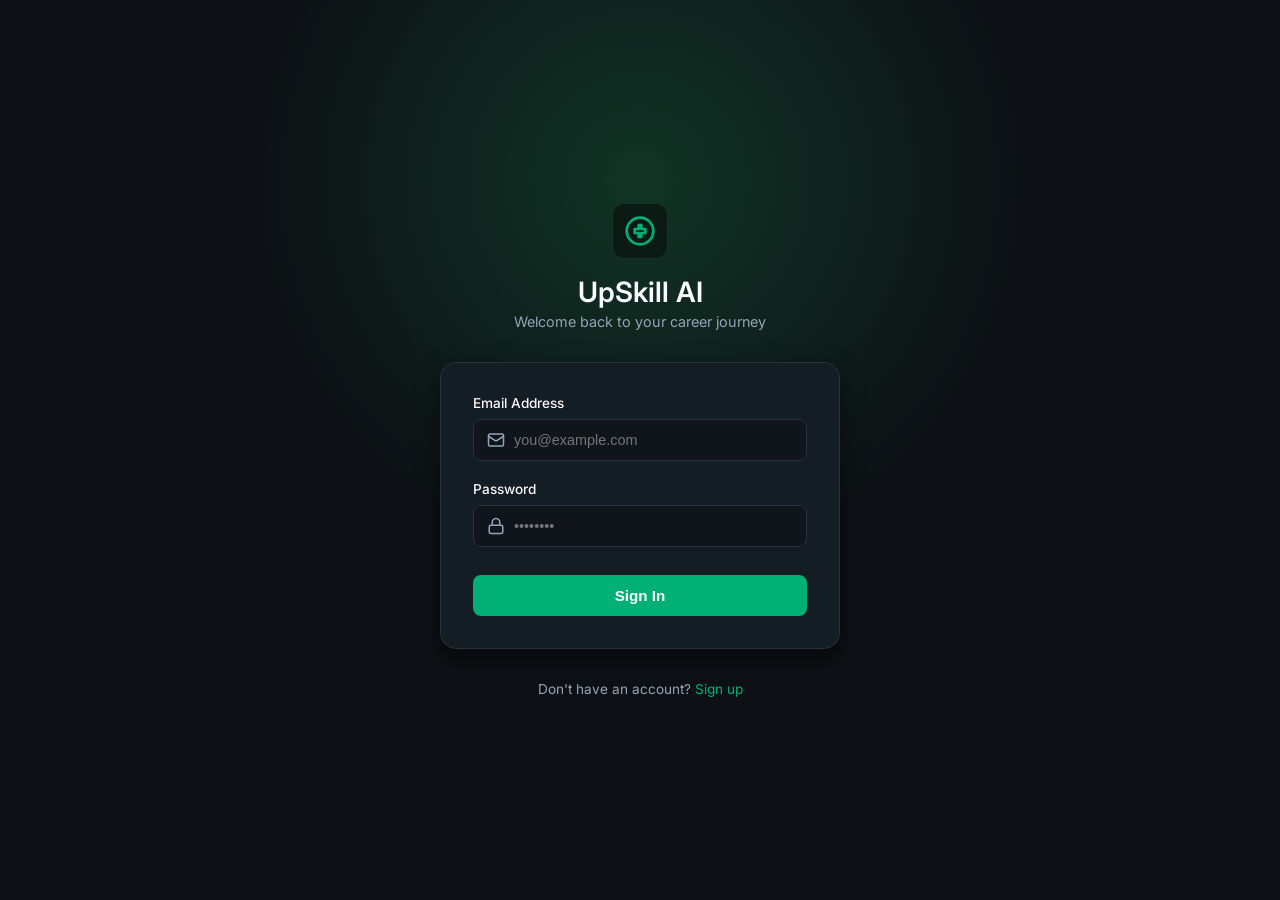
<file: frontend/index.html>
<!DOCTYPE html>
<html lang="en">
<head>
    <meta charset="UTF-8">
    <meta name="viewport" content="width=device-width, initial-scale=1.0">
    <title>UpSkill AI | Sign In</title>
    <link href="https://fonts.googleapis.com/css2?family=Inter:wght@400;500;600&display=swap" rel="stylesheet">
    <link rel="stylesheet" href="css/styles.css">
</head>
<body class="auth-page">

    <div class="logo-container">
        <div class="logo-icon">
            <svg xmlns="http://www.w3.org/2000/svg" viewBox="0 0 24 24" fill="none" stroke="currentColor" stroke-width="2" stroke-linecap="round" stroke-linejoin="round"><path d="M12 2C6.48 2 2 6.48 2 12s4.48 10 10 10 10-4.48 10-10S17.52 2 12 2zm-1 14.5v-3H8v-3h3v-3h2v3h3v3h-3v3h-2z"/></svg>
        </div>
        <h1>UpSkill AI</h1>
        <p>Welcome back to your career journey</p>
    </div>

    <div class="auth-panel">
        <div id="error-msg" style="display:none; background:rgba(239,68,68,0.1); border:1px solid rgba(239,68,68,0.3); color:#ef4444; padding:0.75rem 1rem; border-radius:8px; font-size:0.85rem; margin-bottom:1rem;"></div>
        <form id="login-form">
            <div class="form-group">
                <label for="email">Email Address</label>
                <div class="input-icon-wrapper">
                    <svg xmlns="http://www.w3.org/2000/svg" viewBox="0 0 24 24" fill="none" stroke="currentColor" stroke-width="2" stroke-linecap="round" stroke-linejoin="round"><rect width="20" height="16" x="2" y="4" rx="2"/><path d="m22 7-8.97 5.7a1.94 1.94 0 0 1-2.06 0L2 7"/></svg>
                    <input type="email" id="email" placeholder="you@example.com" required>
                </div>
            </div>
            <div class="form-group">
                <label for="password">Password</label>
                <div class="input-icon-wrapper">
                    <svg xmlns="http://www.w3.org/2000/svg" viewBox="0 0 24 24" fill="none" stroke="currentColor" stroke-width="2" stroke-linecap="round" stroke-linejoin="round"><rect width="18" height="11" x="3" y="11" rx="2" ry="2"/><path d="M7 11V7a5 5 0 0 1 10 0v4"/></svg>
                    <input type="password" id="password" placeholder="••••••••" required>
                </div>
            </div>
            <button type="submit" id="submit-btn" class="btn-primary" style="margin-top:0.5rem;">Sign In</button>
        </form>
    </div>

    <div class="auth-footer">Don't have an account? <a href="register.html">Sign up</a></div>

<script src="js/api-v2.js"></script>
<script>
    // Clear any legacy localStorage tokens from old versions
    localStorage.removeItem('upskill_token');
    localStorage.removeItem('upskill_user');

    // If already validly logged in this session, go straight to home
    (async () => {
        if (API.auth.isLoggedIn()) {
            try {
                const res = await API.auth.me();
                if (res && res.success) {
                    window.location.href = 'home.html';
                } else {
                    // Backend rejected token — clear and stay on login
                    sessionStorage.clear();
                }
            } catch(e) {
                // Server unreachable — clear and stay on login
                sessionStorage.clear();
            }
        }
    })();

    document.getElementById('login-form').addEventListener('submit', async (e) => {
        e.preventDefault();
        const btn = document.getElementById('submit-btn');
        const errEl = document.getElementById('error-msg');
        errEl.style.display = 'none';
        API.setLoading(btn, true, 'Signing in...');

        try {
            const response = await API.auth.login(
                document.getElementById('email').value,
                document.getElementById('password').value
            );
            if (response.success) {
                window.location.href = 'home.html';
            }
        } catch(err) {
            errEl.textContent = err.message || 'Invalid email or password.';
            errEl.style.display = 'block';
            console.error('Login failed:', err);
        } finally {
            API.setLoading(btn, false);
        }
    });
</script>
</body>
</html>
</file>
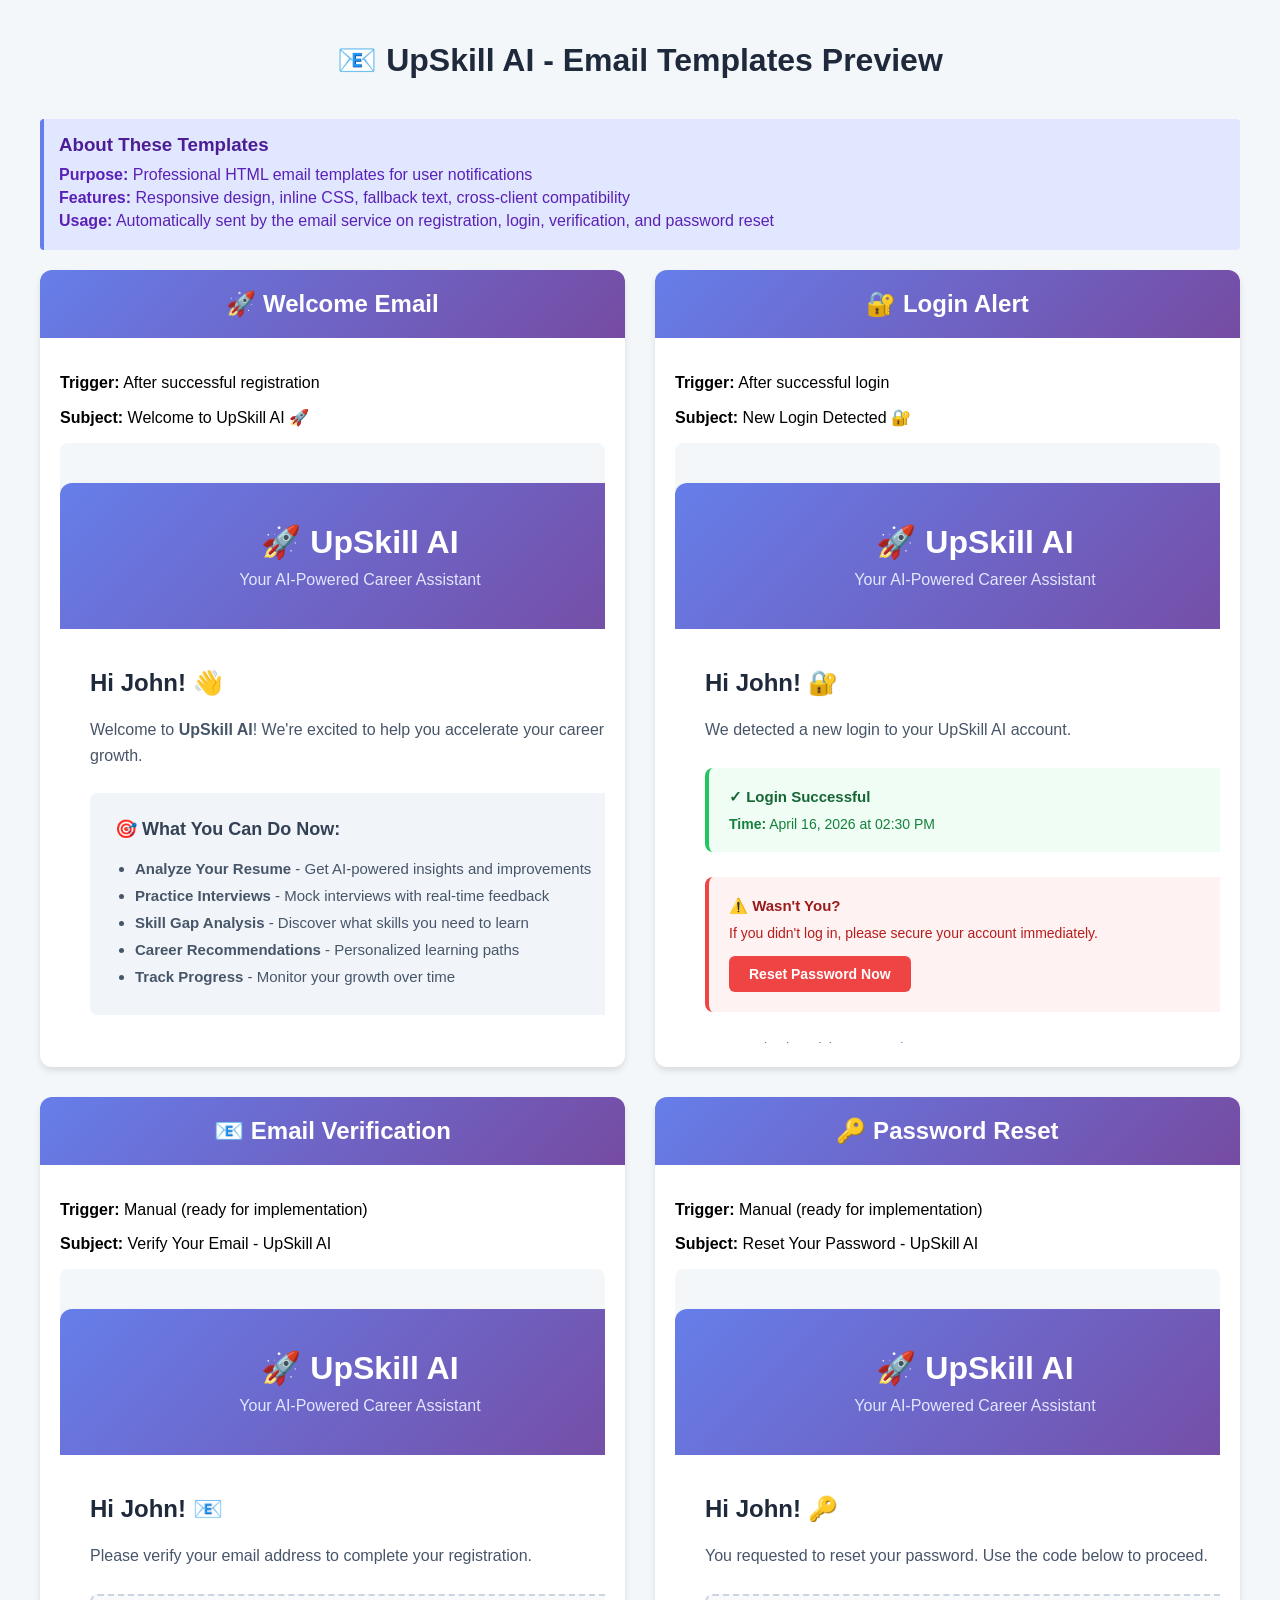
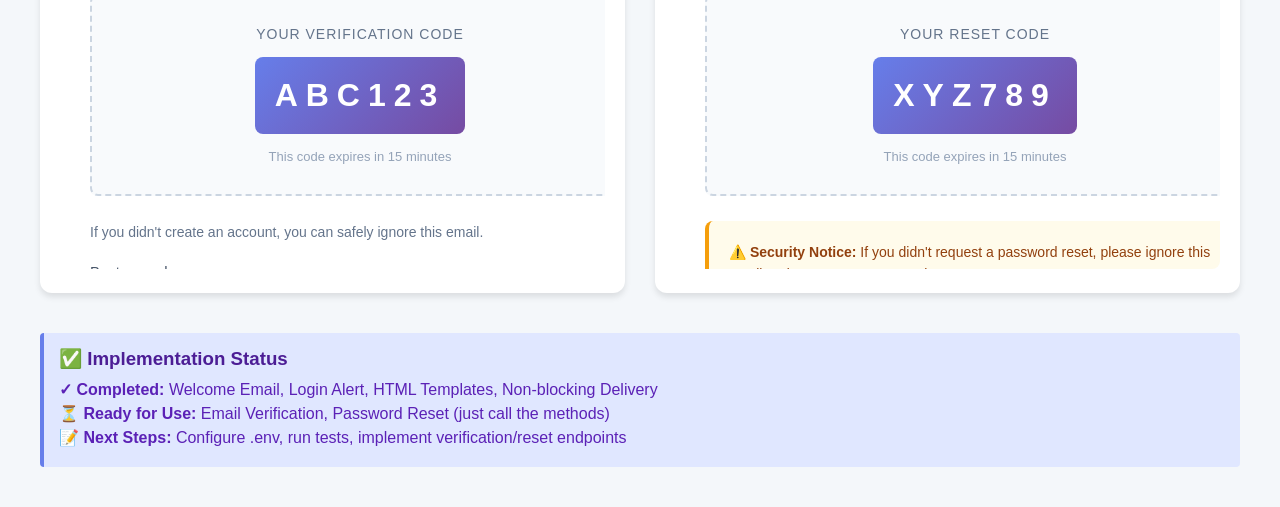
<file: backend/email_templates_preview.html>
<!DOCTYPE html>
<html lang="en">
<head>
    <meta charset="UTF-8">
    <meta name="viewport" content="width=device-width, initial-scale=1.0">
    <title>UpSkill AI - Email Templates Preview</title>
    <style>
        body {
            font-family: 'Segoe UI', Tahoma, Geneva, Verdana, sans-serif;
            background-color: #f4f7fa;
            margin: 0;
            padding: 20px;
        }
        .container {
            max-width: 1200px;
            margin: 0 auto;
        }
        h1 {
            text-align: center;
            color: #1e293b;
            margin-bottom: 40px;
        }
        .template-grid {
            display: grid;
            grid-template-columns: repeat(auto-fit, minmax(500px, 1fr));
            gap: 30px;
            margin-bottom: 40px;
        }
        .template-card {
            background: white;
            border-radius: 12px;
            box-shadow: 0 4px 6px rgba(0,0,0,0.1);
            overflow: hidden;
        }
        .template-header {
            background: linear-gradient(135deg, #667eea 0%, #764ba2 100%);
            color: white;
            padding: 20px;
            text-align: center;
        }
        .template-header h2 {
            margin: 0;
            font-size: 24px;
        }
        .template-body {
            padding: 20px;
        }
        iframe {
            width: 100%;
            height: 600px;
            border: none;
            border-radius: 8px;
        }
        .info-box {
            background: #e0e7ff;
            border-left: 4px solid #667eea;
            padding: 15px;
            margin: 20px 0;
            border-radius: 4px;
        }
        .info-box h3 {
            margin: 0 0 10px 0;
            color: #4c1d95;
        }
        .info-box p {
            margin: 5px 0;
            color: #5b21b6;
        }
    </style>
</head>
<body>
    <div class="container">
        <h1>📧 UpSkill AI - Email Templates Preview</h1>
        
        <div class="info-box">
            <h3>About These Templates</h3>
            <p><strong>Purpose:</strong> Professional HTML email templates for user notifications</p>
            <p><strong>Features:</strong> Responsive design, inline CSS, fallback text, cross-client compatibility</p>
            <p><strong>Usage:</strong> Automatically sent by the email service on registration, login, verification, and password reset</p>
        </div>

        <div class="template-grid">
            <!-- Welcome Email -->
            <div class="template-card">
                <div class="template-header">
                    <h2>🚀 Welcome Email</h2>
                </div>
                <div class="template-body">
                    <p><strong>Trigger:</strong> After successful registration</p>
                    <p><strong>Subject:</strong> Welcome to UpSkill AI 🚀</p>
                    <iframe srcdoc='<!DOCTYPE html>
<html lang="en">
<head>
    <meta charset="UTF-8">
    <meta name="viewport" content="width=device-width, initial-scale=1.0">
    <title>UpSkill AI</title>
</head>
<body style="margin: 0; padding: 0; font-family: &apos;Segoe UI&apos;, Tahoma, Geneva, Verdana, sans-serif; background-color: #f4f7fa;">
    <table width="100%" cellpadding="0" cellspacing="0" style="background-color: #f4f7fa; padding: 40px 0;">
        <tr>
            <td align="center">
                <table width="600" cellpadding="0" cellspacing="0" style="background-color: #ffffff; border-radius: 12px; box-shadow: 0 4px 6px rgba(0,0,0,0.1); overflow: hidden;">
                    <tr>
                        <td style="background: linear-gradient(135deg, #667eea 0%, #764ba2 100%); padding: 40px 30px; text-align: center;">
                            <h1 style="margin: 0; color: #ffffff; font-size: 32px; font-weight: 700;">🚀 UpSkill AI</h1>
                            <p style="margin: 10px 0 0 0; color: #e0e7ff; font-size: 16px;">Your AI-Powered Career Assistant</p>
                        </td>
                    </tr>
                    <tr>
                        <td style="padding: 40px 30px;">
                            <h2 style="margin: 0 0 20px 0; color: #1e293b; font-size: 24px;">Hi John! 👋</h2>
                            <p style="margin: 0 0 20px 0; color: #475569; font-size: 16px; line-height: 1.6;">Welcome to <strong>UpSkill AI</strong>! We&apos;re excited to help you accelerate your career growth.</p>
                            <div style="background-color: #f1f5f9; border-radius: 8px; padding: 25px; margin: 25px 0;">
                                <h3 style="margin: 0 0 15px 0; color: #334155; font-size: 18px;">🎯 What You Can Do Now:</h3>
                                <ul style="margin: 0; padding-left: 20px; color: #475569; font-size: 15px; line-height: 1.8;">
                                    <li><strong>Analyze Your Resume</strong> - Get AI-powered insights and improvements</li>
                                    <li><strong>Practice Interviews</strong> - Mock interviews with real-time feedback</li>
                                    <li><strong>Skill Gap Analysis</strong> - Discover what skills you need to learn</li>
                                    <li><strong>Career Recommendations</strong> - Personalized learning paths</li>
                                    <li><strong>Track Progress</strong> - Monitor your growth over time</li>
                                </ul>
                            </div>
                            <div style="text-align: center; margin: 30px 0;">
                                <a href="#" style="display: inline-block; background: linear-gradient(135deg, #667eea 0%, #764ba2 100%); color: #ffffff; text-decoration: none; padding: 14px 32px; border-radius: 8px; font-weight: 600; font-size: 16px;">Get Started Now 🚀</a>
                            </div>
                            <p style="margin: 25px 0 0 0; color: #64748b; font-size: 14px; line-height: 1.6;">Need help? Reply to this email or check out our <a href="#" style="color: #667eea; text-decoration: none;">Help Center</a>.</p>
                            <p style="margin: 20px 0 0 0; color: #475569; font-size: 15px;">Best regards,<br><strong>The UpSkill AI Team</strong></p>
                        </td>
                    </tr>
                    <tr>
                        <td style="background-color: #f8fafc; padding: 30px; text-align: center; border-top: 1px solid #e2e8f0;">
                            <p style="margin: 0 0 10px 0; color: #64748b; font-size: 14px;">© 2026 UpSkill AI. All rights reserved.</p>
                            <p style="margin: 0; color: #94a3b8; font-size: 12px;">This email was sent to you because you registered on UpSkill AI.</p>
                        </td>
                    </tr>
                </table>
            </td>
        </tr>
    </table>
</body>
</html>'></iframe>
                </div>
            </div>

            <!-- Login Alert -->
            <div class="template-card">
                <div class="template-header">
                    <h2>🔐 Login Alert</h2>
                </div>
                <div class="template-body">
                    <p><strong>Trigger:</strong> After successful login</p>
                    <p><strong>Subject:</strong> New Login Detected 🔐</p>
                    <iframe srcdoc='<!DOCTYPE html>
<html lang="en">
<head>
    <meta charset="UTF-8">
    <meta name="viewport" content="width=device-width, initial-scale=1.0">
    <title>UpSkill AI</title>
</head>
<body style="margin: 0; padding: 0; font-family: &apos;Segoe UI&apos;, Tahoma, Geneva, Verdana, sans-serif; background-color: #f4f7fa;">
    <table width="100%" cellpadding="0" cellspacing="0" style="background-color: #f4f7fa; padding: 40px 0;">
        <tr>
            <td align="center">
                <table width="600" cellpadding="0" cellspacing="0" style="background-color: #ffffff; border-radius: 12px; box-shadow: 0 4px 6px rgba(0,0,0,0.1); overflow: hidden;">
                    <tr>
                        <td style="background: linear-gradient(135deg, #667eea 0%, #764ba2 100%); padding: 40px 30px; text-align: center;">
                            <h1 style="margin: 0; color: #ffffff; font-size: 32px; font-weight: 700;">🚀 UpSkill AI</h1>
                            <p style="margin: 10px 0 0 0; color: #e0e7ff; font-size: 16px;">Your AI-Powered Career Assistant</p>
                        </td>
                    </tr>
                    <tr>
                        <td style="padding: 40px 30px;">
                            <h2 style="margin: 0 0 20px 0; color: #1e293b; font-size: 24px;">Hi John! 🔐</h2>
                            <p style="margin: 0 0 20px 0; color: #475569; font-size: 16px; line-height: 1.6;">We detected a new login to your UpSkill AI account.</p>
                            <div style="background-color: #f0fdf4; border-left: 4px solid #22c55e; border-radius: 8px; padding: 20px; margin: 25px 0;">
                                <p style="margin: 0 0 10px 0; color: #166534; font-size: 15px; font-weight: 600;">✓ Login Successful</p>
                                <p style="margin: 0; color: #15803d; font-size: 14px;"><strong>Time:</strong> April 16, 2026 at 02:30 PM</p>
                            </div>
                            <div style="background-color: #fef2f2; border-left: 4px solid #ef4444; border-radius: 8px; padding: 20px; margin: 25px 0;">
                                <p style="margin: 0 0 10px 0; color: #991b1b; font-size: 15px; font-weight: 600;">⚠️ Wasn&apos;t You?</p>
                                <p style="margin: 0 0 15px 0; color: #b91c1c; font-size: 14px;">If you didn&apos;t log in, please secure your account immediately.</p>
                                <a href="#" style="display: inline-block; background-color: #ef4444; color: #ffffff; text-decoration: none; padding: 10px 20px; border-radius: 6px; font-weight: 600; font-size: 14px;">Reset Password Now</a>
                            </div>
                            <p style="margin: 25px 0 0 0; color: #64748b; font-size: 14px; line-height: 1.6;">For security tips, visit our <a href="#" style="color: #667eea; text-decoration: none;">Security Center</a>.</p>
                            <p style="margin: 20px 0 0 0; color: #475569; font-size: 15px;">Best regards,<br><strong>UpSkill AI Security Team</strong></p>
                        </td>
                    </tr>
                    <tr>
                        <td style="background-color: #f8fafc; padding: 30px; text-align: center; border-top: 1px solid #e2e8f0;">
                            <p style="margin: 0 0 10px 0; color: #64748b; font-size: 14px;">© 2026 UpSkill AI. All rights reserved.</p>
                            <p style="margin: 0; color: #94a3b8; font-size: 12px;">This email was sent to you because you registered on UpSkill AI.</p>
                        </td>
                    </tr>
                </table>
            </td>
        </tr>
    </table>
</body>
</html>'></iframe>
                </div>
            </div>

            <!-- Email Verification -->
            <div class="template-card">
                <div class="template-header">
                    <h2>📧 Email Verification</h2>
                </div>
                <div class="template-body">
                    <p><strong>Trigger:</strong> Manual (ready for implementation)</p>
                    <p><strong>Subject:</strong> Verify Your Email - UpSkill AI</p>
                    <iframe srcdoc='<!DOCTYPE html>
<html lang="en">
<head>
    <meta charset="UTF-8">
    <meta name="viewport" content="width=device-width, initial-scale=1.0">
    <title>UpSkill AI</title>
</head>
<body style="margin: 0; padding: 0; font-family: &apos;Segoe UI&apos;, Tahoma, Geneva, Verdana, sans-serif; background-color: #f4f7fa;">
    <table width="100%" cellpadding="0" cellspacing="0" style="background-color: #f4f7fa; padding: 40px 0;">
        <tr>
            <td align="center">
                <table width="600" cellpadding="0" cellspacing="0" style="background-color: #ffffff; border-radius: 12px; box-shadow: 0 4px 6px rgba(0,0,0,0.1); overflow: hidden;">
                    <tr>
                        <td style="background: linear-gradient(135deg, #667eea 0%, #764ba2 100%); padding: 40px 30px; text-align: center;">
                            <h1 style="margin: 0; color: #ffffff; font-size: 32px; font-weight: 700;">🚀 UpSkill AI</h1>
                            <p style="margin: 10px 0 0 0; color: #e0e7ff; font-size: 16px;">Your AI-Powered Career Assistant</p>
                        </td>
                    </tr>
                    <tr>
                        <td style="padding: 40px 30px;">
                            <h2 style="margin: 0 0 20px 0; color: #1e293b; font-size: 24px;">Hi John! 📧</h2>
                            <p style="margin: 0 0 20px 0; color: #475569; font-size: 16px; line-height: 1.6;">Please verify your email address to complete your registration.</p>
                            <div style="background-color: #f8fafc; border: 2px dashed #cbd5e1; border-radius: 8px; padding: 30px; margin: 25px 0; text-align: center;">
                                <p style="margin: 0 0 15px 0; color: #64748b; font-size: 14px; text-transform: uppercase; letter-spacing: 1px;">Your Verification Code</p>
                                <div style="background: linear-gradient(135deg, #667eea 0%, #764ba2 100%); color: #ffffff; font-size: 32px; font-weight: 700; letter-spacing: 8px; padding: 20px; border-radius: 8px; display: inline-block;">ABC123</div>
                                <p style="margin: 15px 0 0 0; color: #94a3b8; font-size: 13px;">This code expires in 15 minutes</p>
                            </div>
                            <p style="margin: 25px 0 0 0; color: #64748b; font-size: 14px; line-height: 1.6;">If you didn&apos;t create an account, you can safely ignore this email.</p>
                            <p style="margin: 20px 0 0 0; color: #475569; font-size: 15px;">Best regards,<br><strong>The UpSkill AI Team</strong></p>
                        </td>
                    </tr>
                    <tr>
                        <td style="background-color: #f8fafc; padding: 30px; text-align: center; border-top: 1px solid #e2e8f0;">
                            <p style="margin: 0 0 10px 0; color: #64748b; font-size: 14px;">© 2026 UpSkill AI. All rights reserved.</p>
                            <p style="margin: 0; color: #94a3b8; font-size: 12px;">This email was sent to you because you registered on UpSkill AI.</p>
                        </td>
                    </tr>
                </table>
            </td>
        </tr>
    </table>
</body>
</html>'></iframe>
                </div>
            </div>

            <!-- Password Reset -->
            <div class="template-card">
                <div class="template-header">
                    <h2>🔑 Password Reset</h2>
                </div>
                <div class="template-body">
                    <p><strong>Trigger:</strong> Manual (ready for implementation)</p>
                    <p><strong>Subject:</strong> Reset Your Password - UpSkill AI</p>
                    <iframe srcdoc='<!DOCTYPE html>
<html lang="en">
<head>
    <meta charset="UTF-8">
    <meta name="viewport" content="width=device-width, initial-scale=1.0;">
    <title>UpSkill AI</title>
</head>
<body style="margin: 0; padding: 0; font-family: &apos;Segoe UI&apos;, Tahoma, Geneva, Verdana, sans-serif; background-color: #f4f7fa;">
    <table width="100%" cellpadding="0" cellspacing="0" style="background-color: #f4f7fa; padding: 40px 0;">
        <tr>
            <td align="center">
                <table width="600" cellpadding="0" cellspacing="0" style="background-color: #ffffff; border-radius: 12px; box-shadow: 0 4px 6px rgba(0,0,0,0.1); overflow: hidden;">
                    <tr>
                        <td style="background: linear-gradient(135deg, #667eea 0%, #764ba2 100%); padding: 40px 30px; text-align: center;">
                            <h1 style="margin: 0; color: #ffffff; font-size: 32px; font-weight: 700;">🚀 UpSkill AI</h1>
                            <p style="margin: 10px 0 0 0; color: #e0e7ff; font-size: 16px;">Your AI-Powered Career Assistant</p>
                        </td>
                    </tr>
                    <tr>
                        <td style="padding: 40px 30px;">
                            <h2 style="margin: 0 0 20px 0; color: #1e293b; font-size: 24px;">Hi John! 🔑</h2>
                            <p style="margin: 0 0 20px 0; color: #475569; font-size: 16px; line-height: 1.6;">You requested to reset your password. Use the code below to proceed.</p>
                            <div style="background-color: #f8fafc; border: 2px dashed #cbd5e1; border-radius: 8px; padding: 30px; margin: 25px 0; text-align: center;">
                                <p style="margin: 0 0 15px 0; color: #64748b; font-size: 14px; text-transform: uppercase; letter-spacing: 1px;">Your Reset Code</p>
                                <div style="background: linear-gradient(135deg, #667eea 0%, #764ba2 100%); color: #ffffff; font-size: 32px; font-weight: 700; letter-spacing: 8px; padding: 20px; border-radius: 8px; display: inline-block;">XYZ789</div>
                                <p style="margin: 15px 0 0 0; color: #94a3b8; font-size: 13px;">This code expires in 15 minutes</p>
                            </div>
                            <div style="background-color: #fffbeb; border-left: 4px solid #f59e0b; border-radius: 8px; padding: 20px; margin: 25px 0;">
                                <p style="margin: 0; color: #92400e; font-size: 14px; line-height: 1.6;"><strong>⚠️ Security Notice:</strong> If you didn&apos;t request a password reset, please ignore this email and ensure your account is secure.</p>
                            </div>
                            <p style="margin: 20px 0 0 0; color: #475569; font-size: 15px;">Best regards,<br><strong>UpSkill AI Security Team</strong></p>
                        </td>
                    </tr>
                    <tr>
                        <td style="background-color: #f8fafc; padding: 30px; text-align: center; border-top: 1px solid #e2e8f0;">
                            <p style="margin: 0 0 10px 0; color: #64748b; font-size: 14px;">© 2026 UpSkill AI. All rights reserved.</p>
                            <p style="margin: 0; color: #94a3b8; font-size: 12px;">This email was sent to you because you registered on UpSkill AI.</p>
                        </td>
                    </tr>
                </table>
            </td>
        </tr>
    </table>
</body>
</html>'></iframe>
                </div>
            </div>
        </div>

        <div class="info-box">
            <h3>✅ Implementation Status</h3>
            <p><strong>✓ Completed:</strong> Welcome Email, Login Alert, HTML Templates, Non-blocking Delivery</p>
            <p><strong>⏳ Ready for Use:</strong> Email Verification, Password Reset (just call the methods)</p>
            <p><strong>📝 Next Steps:</strong> Configure .env, run tests, implement verification/reset endpoints</p>
        </div>
    </div>
</body>
</html>
</file>
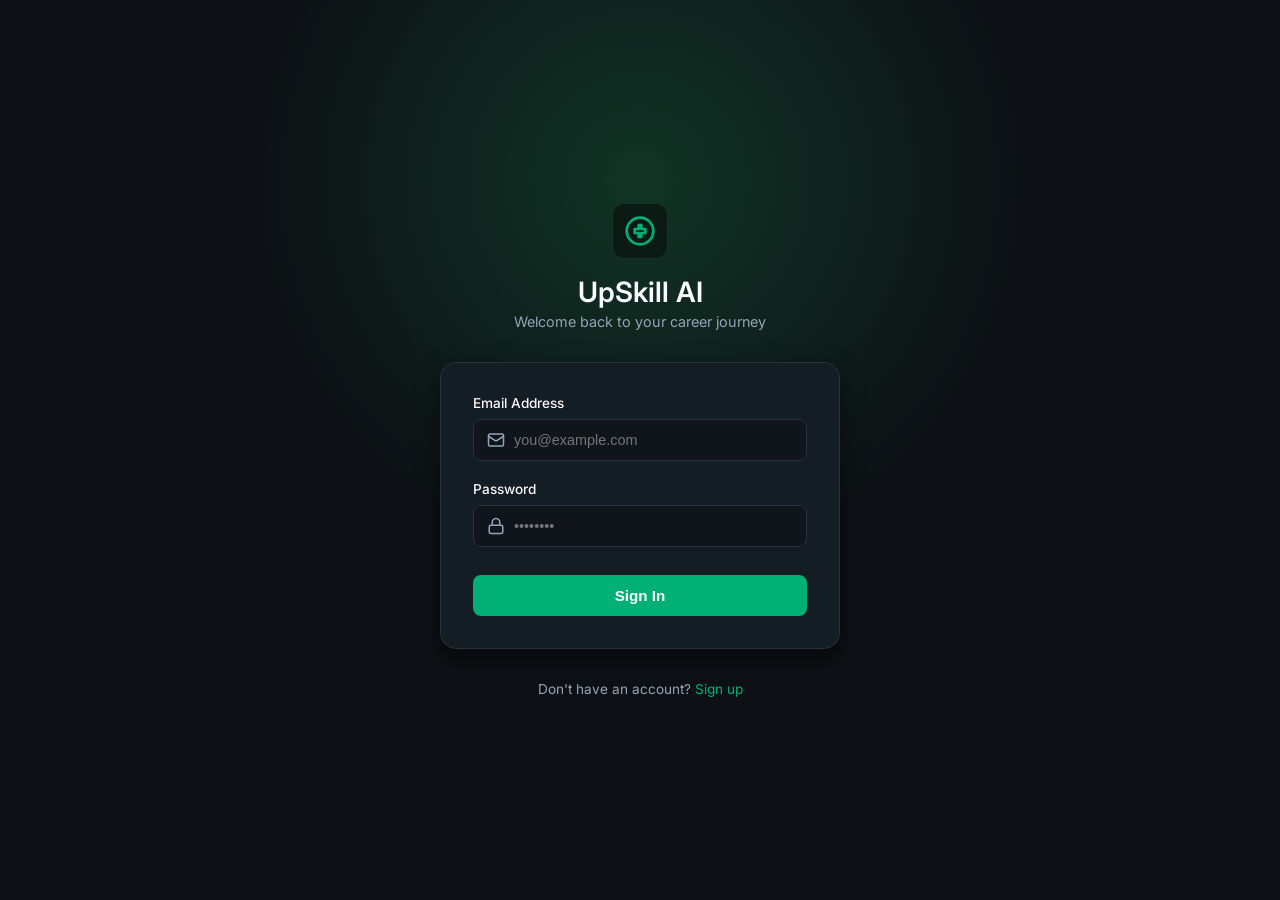
<file: frontend/analytics.html>
<!DOCTYPE html>
<html lang="en">
<head>
    <meta charset="UTF-8">
    <meta name="viewport" content="width=device-width, initial-scale=1.0">
    <title>Analytics Dashboard - UpSkill AI</title>
    <link rel="stylesheet" href="css/styles.css">
    <style>
        .analytics-container {
            max-width: 1400px;
            margin: 0 auto;
            padding: 20px;
        }

        .stats-grid {
            display: grid;
            grid-template-columns: repeat(auto-fit, minmax(250px, 1fr));
            gap: 20px;
            margin-bottom: 30px;
        }

        .stat-card {
            background: rgba(255, 255, 255, 0.1);
            backdrop-filter: blur(10px);
            border-radius: 15px;
            padding: 25px;
            border: 1px solid rgba(255, 255, 255, 0.2);
            transition: transform 0.3s ease;
        }

        .stat-card:hover {
            transform: translateY(-5px);
        }

        .stat-value {
            font-size: 2.5em;
            font-weight: bold;
            color: #4CAF50;
            margin: 10px 0;
        }

        .stat-label {
            color: rgba(255, 255, 255, 0.8);
            font-size: 0.9em;
        }

        .chart-container {
            background: rgba(255, 255, 255, 0.1);
            backdrop-filter: blur(10px);
            border-radius: 15px;
            padding: 25px;
            margin-bottom: 30px;
            border: 1px solid rgba(255, 255, 255, 0.2);
        }

        .chart-title {
            font-size: 1.3em;
            margin-bottom: 20px;
            color: #fff;
        }

        .trend-line {
            display: flex;
            align-items: flex-end;
            height: 200px;
            gap: 10px;
            margin: 20px 0;
        }

        .trend-bar {
            flex: 1;
            background: linear-gradient(to top, #4CAF50, #8BC34A);
            border-radius: 5px 5px 0 0;
            position: relative;
            transition: all 0.3s ease;
        }

        .trend-bar:hover {
            opacity: 0.8;
        }

        .trend-label {
            position: absolute;
            bottom: -25px;
            left: 50%;
            transform: translateX(-50%);
            font-size: 0.8em;
            color: rgba(255, 255, 255, 0.7);
            white-space: nowrap;
        }

        .insights-section {
            display: grid;
            grid-template-columns: repeat(auto-fit, minmax(400px, 1fr));
            gap: 20px;
            margin-top: 30px;
        }

        .insight-card {
            background: rgba(255, 255, 255, 0.1);
            backdrop-filter: blur(10px);
            border-radius: 15px;
            padding: 20px;
            border: 1px solid rgba(255, 255, 255, 0.2);
        }

        .insight-title {
            font-size: 1.2em;
            margin-bottom: 15px;
            color: #4CAF50;
        }

        .insight-item {
            padding: 10px;
            margin: 8px 0;
            background: rgba(255, 255, 255, 0.05);
            border-radius: 8px;
            border-left: 3px solid #4CAF50;
        }

        .achievement-badge {
            display: inline-flex;
            align-items: center;
            gap: 10px;
            padding: 15px 20px;
            background: linear-gradient(135deg, #667eea 0%, #764ba2 100%);
            border-radius: 12px;
            margin: 10px;
            box-shadow: 0 4px 15px rgba(0, 0, 0, 0.2);
        }

        .achievement-icon {
            font-size: 2em;
        }

        .achievement-info h4 {
            margin: 0;
            color: #fff;
        }

        .achievement-info p {
            margin: 5px 0 0 0;
            font-size: 0.9em;
            color: rgba(255, 255, 255, 0.8);
        }

        .readiness-meter {
            width: 100%;
            height: 30px;
            background: rgba(255, 255, 255, 0.1);
            border-radius: 15px;
            overflow: hidden;
            margin: 15px 0;
        }

        .readiness-fill {
            height: 100%;
            background: linear-gradient(90deg, #4CAF50, #8BC34A);
            transition: width 1s ease;
            display: flex;
            align-items: center;
            justify-content: center;
            color: #fff;
            font-weight: bold;
        }

        .loading {
            text-align: center;
            padding: 50px;
            color: rgba(255, 255, 255, 0.7);
        }

        .error-message {
            background: rgba(244, 67, 54, 0.2);
            border: 1px solid #f44336;
            border-radius: 10px;
            padding: 15px;
            margin: 20px 0;
            color: #fff;
        }
    </style>
</head>
<body>
    <div class="analytics-container">
        <h1>📊 Analytics Dashboard</h1>
        
        <div id="loading" class="loading">
            <p>Loading your analytics...</p>
        </div>

        <div id="error" class="error-message" style="display: none;"></div>

        <div id="dashboard" style="display: none;">
            <!-- Overview Stats -->
            <div class="stats-grid">
                <div class="stat-card">
                    <div class="stat-label">Total Interviews</div>
                    <div class="stat-value" id="totalInterviews">0</div>
                </div>
                <div class="stat-card">
                    <div class="stat-label">Average Score</div>
                    <div class="stat-value" id="avgScore">0%</div>
                </div>
                <div class="stat-card">
                    <div class="stat-label">Improvement Rate</div>
                    <div class="stat-value" id="improvementRate">+0%</div>
                </div>
                <div class="stat-card">
                    <div class="stat-label">Achievements</div>
                    <div class="stat-value" id="achievementCount">0</div>
                </div>
            </div>

            <!-- Job Readiness -->
            <div class="chart-container">
                <div class="chart-title">🎯 Job Readiness Score</div>
                <div class="readiness-meter">
                    <div class="readiness-fill" id="readinessFill" style="width: 0%;">0%</div>
                </div>
                <p id="readinessMessage" style="color: rgba(255, 255, 255, 0.8); margin-top: 10px;"></p>
            </div>

            <!-- Performance Trend -->
            <div class="chart-container">
                <div class="chart-title">📈 Interview Performance Trend</div>
                <div class="trend-line" id="trendChart"></div>
            </div>

            <!-- Insights -->
            <div class="insights-section">
                <div class="insight-card">
                    <div class="insight-title">💡 Key Insights</div>
                    <div id="keyInsights"></div>
                </div>

                <div class="insight-card">
                    <div class="insight-title">🎯 Recommendations</div>
                    <div id="recommendations"></div>
                </div>

                <div class="insight-card">
                    <div class="insight-title">📚 Focus Areas</div>
                    <div id="focusAreas"></div>
                </div>
            </div>

            <!-- Achievements -->
            <div class="chart-container">
                <div class="chart-title">🏆 Achievements</div>
                <div id="achievements"></div>
            </div>

            <!-- Recent Activity -->
            <div class="chart-container">
                <div class="chart-title">📝 Recent Activity</div>
                <div id="recentActivity"></div>
            </div>
        </div>
    </div>

    <script src="js/api-v2.js"></script>
    <script>
        let analyticsData = null;

        async function loadAnalytics() {
            try {
                const response = await API.analytics.getSummary();
                
                if (response.success) {
                    analyticsData = response.data.summary;
                    renderDashboard();
                } else {
                    showError('Failed to load analytics');
                }
            } catch (error) {
                console.error('Analytics error:', error);
            }
        }

        function renderDashboard() {
            document.getElementById('loading').style.display = 'none';
            document.getElementById('dashboard').style.display = 'block';

            const { dashboard, trends, insights, achievements } = analyticsData;

            // Overview stats
            document.getElementById('totalInterviews').textContent = dashboard.overview.completed_interviews;
            document.getElementById('avgScore').textContent = dashboard.overview.average_score + '%';
            document.getElementById('improvementRate').textContent = 
                (trends.improvement_rate >= 0 ? '+' : '') + trends.improvement_rate + '%';
            document.getElementById('achievementCount').textContent = achievements.length;

            // Readiness score
            const readiness = insights.overall_readiness;
            const readinessFill = document.getElementById('readinessFill');
            setTimeout(() => {
                readinessFill.style.width = readiness.score + '%';
                readinessFill.textContent = readiness.score + '%';
            }, 100);
            document.getElementById('readinessMessage').textContent = readiness.message;

            // Performance trend
            renderTrendChart(trends.score_trend);

            // Insights
            renderInsights(insights);

            // Achievements
            renderAchievements(achievements);

            // Recent activity
            renderRecentActivity(dashboard);
        }

        function renderTrendChart(scoreTrend) {
            const container = document.getElementById('trendChart');
            container.innerHTML = '';

            if (!scoreTrend || scoreTrend.length === 0) {
                container.innerHTML = '<p style="color: rgba(255,255,255,0.6);">No interview data yet</p>';
                return;
            }

            const maxScore = Math.max(...scoreTrend.map(s => s.score || 0));
            
            scoreTrend.forEach((item, index) => {
                const bar = document.createElement('div');
                bar.className = 'trend-bar';
                const height = (item.score / 100) * 100;
                bar.style.height = height + '%';
                bar.title = `${item.role}: ${item.score}%`;
                
                const label = document.createElement('div');
                label.className = 'trend-label';
                label.textContent = `#${index + 1}`;
                bar.appendChild(label);
                
                container.appendChild(bar);
            });
        }

        function renderInsights(insights) {
            // Key insights
            const insightsContainer = document.getElementById('keyInsights');
            insightsContainer.innerHTML = insights.key_insights.map(insight => 
                `<div class="insight-item">${insight}</div>`
            ).join('');

            // Recommendations
            const recsContainer = document.getElementById('recommendations');
            recsContainer.innerHTML = insights.recommendations.map(rec => 
                `<div class="insight-item">${rec}</div>`
            ).join('');

            // Focus areas
            const focusContainer = document.getElementById('focusAreas');
            focusContainer.innerHTML = insights.focus_areas.map(area => 
                `<div class="insight-item">${area}</div>`
            ).join('');
        }

        function renderAchievements(achievements) {
            const container = document.getElementById('achievements');
            
            if (achievements.length === 0) {
                container.innerHTML = '<p style="color: rgba(255,255,255,0.6);">Complete activities to earn achievements!</p>';
                return;
            }

            container.innerHTML = achievements.map(achievement => `
                <div class="achievement-badge">
                    <div class="achievement-icon">${achievement.icon}</div>
                    <div class="achievement-info">
                        <h4>${achievement.title}</h4>
                        <p>${achievement.description}</p>
                    </div>
                </div>
            `).join('');
        }

        function renderRecentActivity(dashboard) {
            const container = document.getElementById('recentActivity');
            const activities = [];

            // Add recent interviews
            dashboard.interview_history.forEach(interview => {
                activities.push({
                    type: 'interview',
                    text: `Completed ${interview.role} interview - Score: ${interview.score}%`,
                    date: interview.date
                });
            });

            // Add skill analyses
            dashboard.skill_analyses.forEach(analysis => {
                activities.push({
                    type: 'analysis',
                    text: `Skill gap analysis for ${analysis.role} - Readiness: ${analysis.readiness}%`,
                    date: analysis.date
                });
            });

            // Sort by date
            activities.sort((a, b) => new Date(b.date) - new Date(a.date));

            if (activities.length === 0) {
                container.innerHTML = '<p style="color: rgba(255,255,255,0.6);">No recent activity</p>';
                return;
            }

            container.innerHTML = activities.slice(0, 5).map(activity => `
                <div class="insight-item">
                    ${activity.type === 'interview' ? '🎤' : '🧠'} ${activity.text}
                    <br><small style="color: rgba(255,255,255,0.5);">${new Date(activity.date).toLocaleDateString()}</small>
                </div>
            `).join('');
        }

        function showError(message) {
            document.getElementById('loading').style.display = 'none';
            const errorDiv = document.getElementById('error');
            errorDiv.textContent = message;
            errorDiv.style.display = 'block';
        }

        // Load analytics on page load
        window.addEventListener('DOMContentLoaded', () => {
            if (!API.auth.isLoggedIn()) {
                window.location.href = 'index.html';
                return;
            }
            loadAnalytics();
        });
    </script>
</body>
</html>
</file>
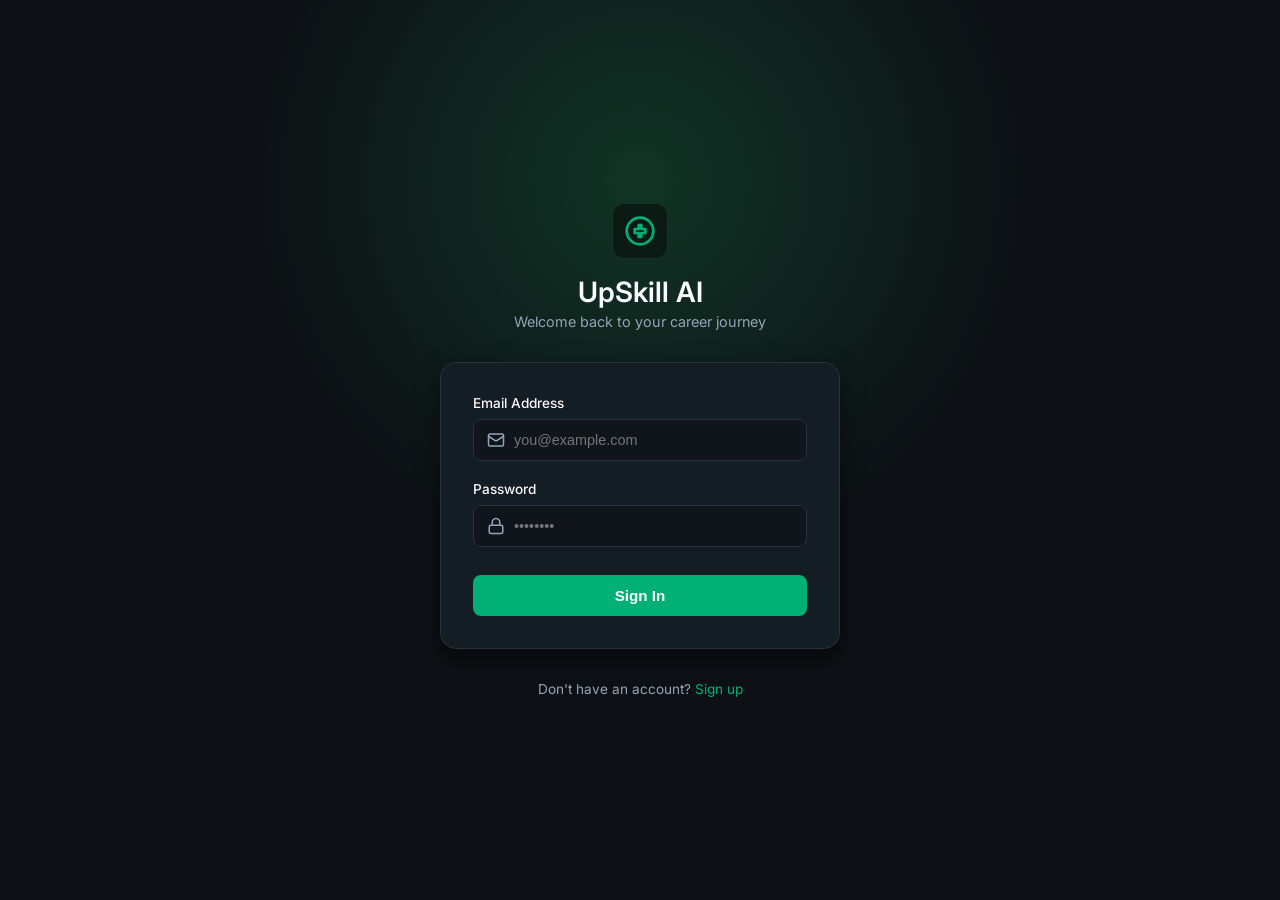
<file: frontend/coach.html>
<!DOCTYPE html>
<html lang="en">
<!-- UPDATED: 2026-04-09 19:57 - Skill Gap Analysis link added to sidebar -->
<head>
    <meta charset="UTF-8">
    <meta name="viewport" content="width=device-width, initial-scale=1.0">
    <meta http-equiv="Cache-Control" content="no-cache, no-store, must-revalidate">
    <meta http-equiv="Pragma" content="no-cache">
    <meta http-equiv="Expires" content="0">
    <title>UpSkill AI | Career Coach</title>
    <link href="https://fonts.googleapis.com/css2?family=Inter:wght@400;500;600&display=swap" rel="stylesheet">
    <link rel="stylesheet" href="css/styles.css?v=20260409195728">
</head>
<body>
<div class="app-layout">
    <aside class="sidebar">
        <div class="sidebar-header">
            <div class="logo-icon"><svg xmlns="http://www.w3.org/2000/svg" viewBox="0 0 24 24" fill="none" stroke="currentColor" stroke-width="2" stroke-linecap="round" stroke-linejoin="round"><path d="M12 2C6.48 2 2 6.48 2 12s4.48 10 10 10 10-4.48 10-10S17.52 2 12 2zm-1 14.5v-3H8v-3h3v-3h2v3h3v3h-3v3h-2z"/></svg></div>
            <span>UpSkill AI</span>
        </div>
        <nav class="sidebar-nav">
            <a href="home.html" class="nav-item"><svg xmlns="http://www.w3.org/2000/svg" viewBox="0 0 24 24" fill="none" stroke="currentColor" stroke-width="2" stroke-linecap="round" stroke-linejoin="round"><path d="m3 9 9-7 9 7v11a2 2 0 0 1-2 2H5a2 2 0 0 1-2-2z"/><polyline points="9 22 9 12 15 12 15 22"/></svg>Home</a>
            <a href="insights.html" class="nav-item"><svg xmlns="http://www.w3.org/2000/svg" viewBox="0 0 24 24" fill="none" stroke="currentColor" stroke-width="2" stroke-linecap="round" stroke-linejoin="round"><line x1="18" y1="20" x2="18" y2="10"/><line x1="12" y1="20" x2="12" y2="4"/><line x1="6" y1="20" x2="6" y2="14"/></svg>Insights & Results</a>
            <a href="resume.html" class="nav-item"><svg xmlns="http://www.w3.org/2000/svg" viewBox="0 0 24 24" fill="none" stroke="currentColor" stroke-width="2" stroke-linecap="round" stroke-linejoin="round"><path d="M14.5 2H6a2 2 0 0 0-2 2v16a2 2 0 0 0 2 2h12a2 2 0 0 0 2-2V7.5L14.5 2z"/><polyline points="14 2 14 8 20 8"/></svg>Resume Analysis</a>
            <a href="interview.html" class="nav-item"><svg xmlns="http://www.w3.org/2000/svg" viewBox="0 0 24 24" fill="none" stroke="currentColor" stroke-width="2" stroke-linecap="round" stroke-linejoin="round"><path d="M15.6 11.6L22 7v10l-6.4-4.5v-1z"/><rect width="14" height="14" x="2" y="5" rx="2" ry="2"/></svg>Mock Interview</a>
            <a href="skill-gap.html" class="nav-item"><svg xmlns="http://www.w3.org/2000/svg" viewBox="0 0 24 24" fill="none" stroke="currentColor" stroke-width="2" stroke-linecap="round" stroke-linejoin="round"><circle cx="12" cy="12" r="10"/><path d="M12 6v6l4 2"/></svg>Skill Gap Analysis</a>
            <a href="coach.html" class="nav-item active"><svg xmlns="http://www.w3.org/2000/svg" viewBox="0 0 24 24" fill="none" stroke="currentColor" stroke-width="2" stroke-linecap="round" stroke-linejoin="round"><path d="M21 15a2 2 0 0 1-2 2H7l-4 4V5a2 2 0 0 1 2-2h14a2 2 0 0 1 2 2z"/></svg>Career Coach</a>
            <a href="profile.html" class="nav-item"><svg xmlns="http://www.w3.org/2000/svg" viewBox="0 0 24 24" fill="none" stroke="currentColor" stroke-width="2" stroke-linecap="round" stroke-linejoin="round"><circle cx="12" cy="8" r="4"/><path d="M4 20c0-4 3.6-7 8-7s8 3 8 7"/></svg>Profile</a>
        </nav>
        <div class="sidebar-footer">
            <a href="#" id="logout-btn" class="nav-item" style="color:#ef4444;"><svg xmlns="http://www.w3.org/2000/svg" viewBox="0 0 24 24" fill="none" stroke="currentColor" stroke-width="2" stroke-linecap="round" stroke-linejoin="round"><path d="M9 21H5a2 2 0 0 1-2-2V5a2 2 0 0 1 2-2h4"/><polyline points="16 17 21 12 16 7"/><line x1="21" x2="9" y1="12" y2="12"/></svg>Logout</a>
        </div>
    </aside>

    <main class="main-content">
        <header class="top-header">
            <div class="breadcrumb">UPSKILL AI &nbsp;&gt;&nbsp; <span class="active">Coach</span></div>
            <div class="header-right">
            </div>
        </header>

        <div class="page-container">
            <div class="page-header"><h2 class="page-title">Career Coach</h2><p class="page-subtitle">Your AI-powered mentor for career guidance, resume feedback, and interview prep.</p></div>

            <div class="chat-container">
                <div class="chat-messages" id="chat-messages">
                    <div class="chat-message ai">
                        <div class="chat-avatar"><svg xmlns="http://www.w3.org/2000/svg" width="20" height="20" viewBox="0 0 24 24" fill="none" stroke="currentColor" stroke-width="2" stroke-linecap="round" stroke-linejoin="round"><path d="M12 2C6.48 2 2 6.48 2 12s4.48 10 10 10 10-4.48 10-10S17.52 2 12 2zm-1 14.5v-3H8v-3h3v-3h2v3h3v3h-3v3h-2z"/></svg></div>
                        <div class="chat-bubble">Hi! I'm your UpSkill AI Career Coach. I can help you with resume tips, interview preparation, career strategy, and more. What would you like to work on today?</div>
                    </div>
                </div>

                <div class="chat-input-area">
                    <div class="chat-input-wrapper">
                        <input type="text" id="chat-input" placeholder="Ask me anything about your career...">
                        <button class="chat-send-btn" id="send-btn">
                            <svg xmlns="http://www.w3.org/2000/svg" width="18" height="18" viewBox="0 0 24 24" fill="none" stroke="currentColor" stroke-width="2" stroke-linecap="round" stroke-linejoin="round"><line x1="22" y1="2" x2="11" y2="13"/><polygon points="22 2 15 22 11 13 2 9 22 2"/></svg>
                        </button>
                    </div>
                </div>
            </div>
        </div>
    </main>
</div>

<script src="js/api-v2.js"></script>
<script src="js/app.js"></script>
<script>
    API.guardPage();
    API.populateUserInfo();
    document.getElementById('logout-btn').addEventListener('click', e => { e.preventDefault(); API.auth.logout(); });

    const messages = document.getElementById('chat-messages');
    const input = document.getElementById('chat-input');
    const sendBtn = document.getElementById('send-btn');

    function appendMessage(role, text) {
        const user = API.getUser();
        const isUser = role === 'user';
        const avatarHtml = isUser
            ? `<div class="chat-avatar"><img src="https://ui-avatars.com/api/?name=${encodeURIComponent(user?.name||'U')}&background=00b074&color=fff" style="width:100%;height:100%;border-radius:50%;"></div>`
            : `<div class="chat-avatar"><svg xmlns="http://www.w3.org/2000/svg" width="20" height="20" viewBox="0 0 24 24" fill="none" stroke="currentColor" stroke-width="2" stroke-linecap="round" stroke-linejoin="round"><path d="M12 2C6.48 2 2 6.48 2 12s4.48 10 10 10 10-4.48 10-10S17.52 2 12 2zm-1 14.5v-3H8v-3h3v-3h2v3h3v3h-3v3h-2z"/></svg></div>`;

        const div = document.createElement('div');
        div.className = `chat-message ${role}`;
        div.innerHTML = `${avatarHtml}<div class="chat-bubble">${text.replace(/\n/g,'<br>')}</div>`;
        messages.appendChild(div);
        messages.scrollTop = messages.scrollHeight;
    }

    async function sendMessage() {
        const text = input.value.trim();
        if (!text) return;
        input.value = '';
        appendMessage('user', text);
        sendBtn.disabled = true;
        sendBtn.innerHTML = `<svg width="18" height="18" viewBox="0 0 24 24" fill="none" stroke="currentColor" stroke-width="2" style="animation:spin .8s linear infinite"><path d="M21 12a9 9 0 1 1-6.219-8.56"/></svg>`;

        try {
            const response = await API.coach.chat(text);
            if (response.success) {
                appendMessage('ai', response.data.response || 'I couldn\'t generate a response. Please try again.');
            }
        } catch(err) {
            console.error('Chat error:', err);
        } finally {
            sendBtn.disabled = false;
            sendBtn.innerHTML = `<svg xmlns="http://www.w3.org/2000/svg" width="18" height="18" viewBox="0 0 24 24" fill="none" stroke="currentColor" stroke-width="2" stroke-linecap="round" stroke-linejoin="round"><line x1="22" y1="2" x2="11" y2="13"/><polygon points="22 2 15 22 11 13 2 9 22 2"/></svg>`;
        }
    }

    sendBtn.addEventListener('click', sendMessage);
    input.addEventListener('keypress', e => { if (e.key === 'Enter') sendMessage(); });
</script>
</body>
</html>
</file>
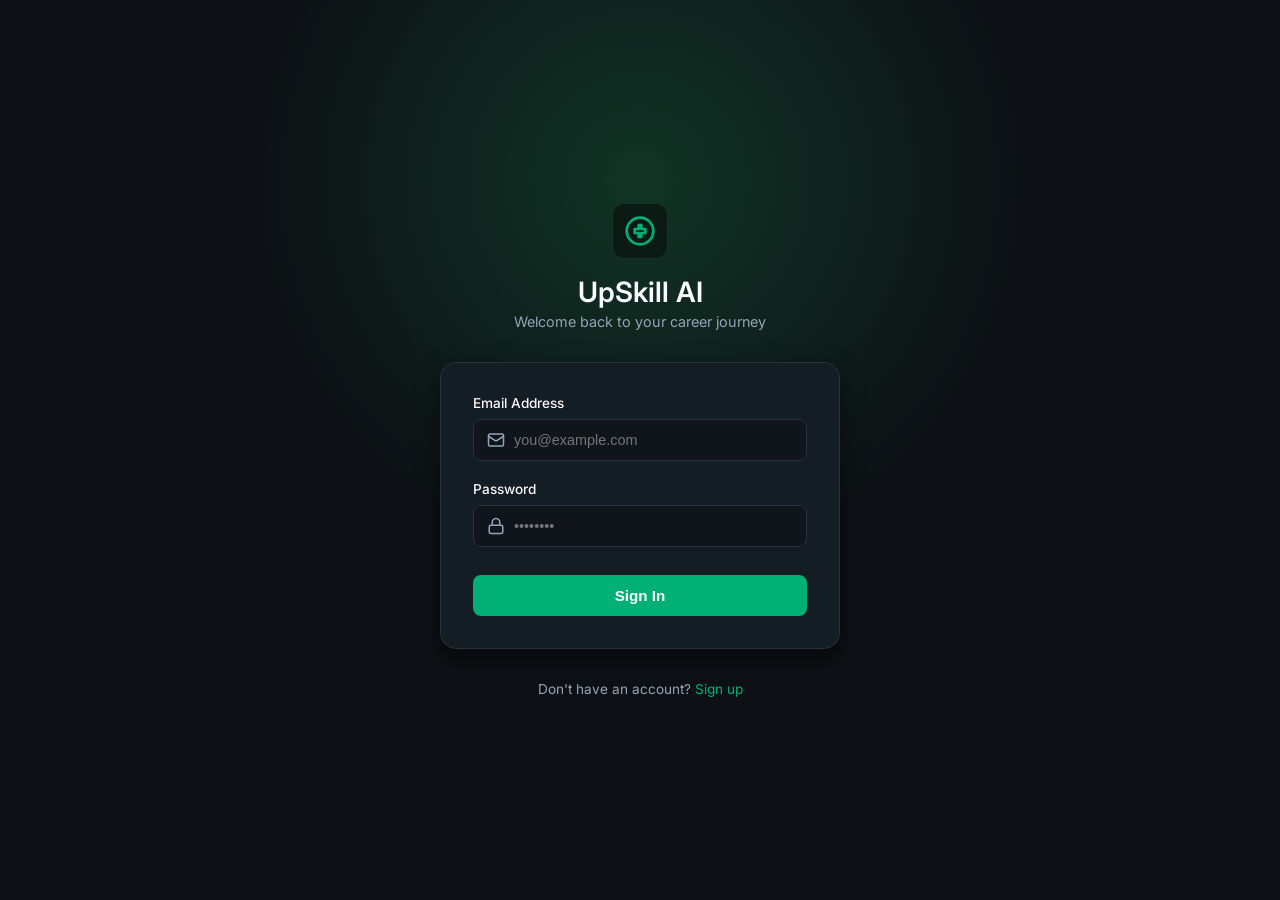
<file: frontend/home.html>
<!DOCTYPE html>
<html lang="en">
<head>
    <meta charset="UTF-8">
    <meta name="viewport" content="width=device-width, initial-scale=1.0">
    <title>UpSkill AI | Home</title>
    <meta name="description" content="UpSkill AI - Your AI-powered career development platform.">
    <link href="https://fonts.googleapis.com/css2?family=Inter:wght@400;500;600&display=swap" rel="stylesheet">
    <link rel="stylesheet" href="css/styles.css">
</head>
<body>
<div class="app-layout">
    <aside class="sidebar">
        <div class="sidebar-header">
            <div class="logo-icon"><svg xmlns="http://www.w3.org/2000/svg" viewBox="0 0 24 24" fill="none" stroke="currentColor" stroke-width="2" stroke-linecap="round" stroke-linejoin="round"><path d="M12 2C6.48 2 2 6.48 2 12s4.48 10 10 10 10-4.48 10-10S17.52 2 12 2zm-1 14.5v-3H8v-3h3v-3h2v3h3v3h-3v3h-2z"/></svg></div>
            <span>UpSkill AI</span>
        </div>
        <nav class="sidebar-nav">
            <a href="home.html" class="nav-item active"><svg xmlns="http://www.w3.org/2000/svg" viewBox="0 0 24 24" fill="none" stroke="currentColor" stroke-width="2" stroke-linecap="round" stroke-linejoin="round"><path d="m3 9 9-7 9 7v11a2 2 0 0 1-2 2H5a2 2 0 0 1-2-2z"/><polyline points="9 22 9 12 15 12 15 22"/></svg>Home</a>
            <a href="insights.html" class="nav-item"><svg xmlns="http://www.w3.org/2000/svg" viewBox="0 0 24 24" fill="none" stroke="currentColor" stroke-width="2" stroke-linecap="round" stroke-linejoin="round"><line x1="18" y1="20" x2="18" y2="10"/><line x1="12" y1="20" x2="12" y2="4"/><line x1="6" y1="20" x2="6" y2="14"/></svg>Insights & Results</a>
            <a href="resume.html" class="nav-item"><svg xmlns="http://www.w3.org/2000/svg" viewBox="0 0 24 24" fill="none" stroke="currentColor" stroke-width="2" stroke-linecap="round" stroke-linejoin="round"><path d="M14.5 2H6a2 2 0 0 0-2 2v16a2 2 0 0 0 2 2h12a2 2 0 0 0 2-2V7.5L14.5 2z"/><polyline points="14 2 14 8 20 8"/></svg>Resume Analysis</a>
            <a href="interview.html" class="nav-item"><svg xmlns="http://www.w3.org/2000/svg" viewBox="0 0 24 24" fill="none" stroke="currentColor" stroke-width="2" stroke-linecap="round" stroke-linejoin="round"><path d="M15.6 11.6L22 7v10l-6.4-4.5v-1z"/><rect width="14" height="14" x="2" y="5" rx="2" ry="2"/></svg>Mock Interview</a>
            <a href="skill-gap.html" class="nav-item"><svg xmlns="http://www.w3.org/2000/svg" viewBox="0 0 24 24" fill="none" stroke="currentColor" stroke-width="2" stroke-linecap="round" stroke-linejoin="round"><circle cx="12" cy="12" r="10"/><path d="M12 6v6l4 2"/></svg>Skill Gap Analysis</a>
            <a href="coach.html" class="nav-item"><svg xmlns="http://www.w3.org/2000/svg" viewBox="0 0 24 24" fill="none" stroke="currentColor" stroke-width="2" stroke-linecap="round" stroke-linejoin="round"><path d="M21 15a2 2 0 0 1-2 2H7l-4 4V5a2 2 0 0 1 2-2h14a2 2 0 0 1 2 2z"/></svg>Career Coach</a>
            <a href="profile.html" class="nav-item"><svg xmlns="http://www.w3.org/2000/svg" viewBox="0 0 24 24" fill="none" stroke="currentColor" stroke-width="2" stroke-linecap="round" stroke-linejoin="round"><circle cx="12" cy="8" r="4"/><path d="M4 20c0-4 3.6-7 8-7s8 3 8 7"/></svg>Profile</a>
        </nav>
        <div class="sidebar-footer">
            <a href="#" id="logout-btn" class="nav-item" style="color:#ef4444;"><svg xmlns="http://www.w3.org/2000/svg" viewBox="0 0 24 24" fill="none" stroke="currentColor" stroke-width="2" stroke-linecap="round" stroke-linejoin="round"><path d="M9 21H5a2 2 0 0 1-2-2V5a2 2 0 0 1 2-2h4"/><polyline points="16 17 21 12 16 7"/><line x1="21" x2="9" y1="12" y2="12"/></svg>Logout</a>
        </div>
    </aside>

    <main class="main-content">
        <header class="top-header">
            <div class="breadcrumb">UPSKILL AI &nbsp;&gt;&nbsp; <span class="active">Home</span></div>
            <div class="header-right">
                <div class="search-bar"><svg xmlns="http://www.w3.org/2000/svg" viewBox="0 0 24 24" fill="none" stroke="currentColor" stroke-width="2" stroke-linecap="round" stroke-linejoin="round"><circle cx="11" cy="11" r="8"/><line x1="21" x2="16.65" y1="21" y2="16.65"/></svg><input type="text" placeholder="Search resources..."></div>
            </div>
        </header>

        <div class="page-container">
            <div class="home-welcome">
                <h2>Welcome back, <span class="highlight" data-user-name>there</span> 👋</h2>
                <p>What would you like to work on today? Pick a feature below to get started.</p>
            </div>

            <!-- Quick Stats Row (loaded from backend) -->
            <div class="stats-row">
                <div class="stat-card">
                    <div class="stat-card-icon" style="background-color:rgba(0,176,116,0.1);color:var(--primary);"><svg xmlns="http://www.w3.org/2000/svg" viewBox="0 0 24 24" fill="none" stroke="currentColor" stroke-width="2" stroke-linecap="round" stroke-linejoin="round"><path d="M14.5 2H6a2 2 0 0 0-2 2v16a2 2 0 0 0 2 2h12a2 2 0 0 0 2-2V7.5L14.5 2z"/><polyline points="14 2 14 8 20 8"/></svg></div>
                    <div class="stat-card-info"><h4 id="stat-resumes" style="color:var(--primary);">0</h4><p>Resume Analysis</p></div>
                </div>
                <div class="stat-card">
                    <div class="stat-card-icon" style="background-color:rgba(168,85,247,0.1);color:#c084fc;"><svg xmlns="http://www.w3.org/2000/svg" viewBox="0 0 24 24" fill="none" stroke="currentColor" stroke-width="2" stroke-linecap="round" stroke-linejoin="round"><path d="M15.6 11.6L22 7v10l-6.4-4.5v-1z"/><rect width="14" height="14" x="2" y="5" rx="2" ry="2"/></svg></div>
                    <div class="stat-card-info"><h4 id="stat-interviews" style="color:#c084fc;">0</h4><p>Mock Interviews</p></div>
                </div>
                <div class="stat-card">
                    <div class="stat-card-icon" style="background-color:rgba(249,115,22,0.1);color:#f97316;"><svg xmlns="http://www.w3.org/2000/svg" viewBox="0 0 24 24" fill="none" stroke="currentColor" stroke-width="2" stroke-linecap="round" stroke-linejoin="round"><path d="M14.5 2H6a2 2 0 0 0-2 2v16a2 2 0 0 0 2 2h12a2 2 0 0 0 2-2V7.5L14.5 2z"/><polyline points="14 2 14 8 20 8"/></svg></div>
                    <div class="stat-card-info"><h4 id="stat-profile" style="color:#f97316;">Incomplete</h4><p>Profile Status</p></div>
                </div>
            </div>

            <!-- Feature Grid -->
            <div class="feature-grid">
                <a href="resume.html" class="feature-card" style="--card-accent:#00b074;--icon-bg:rgba(0,176,116,0.1);">
                    <div class="feature-card-icon"><svg xmlns="http://www.w3.org/2000/svg" viewBox="0 0 24 24" fill="none" stroke="currentColor" stroke-width="2" stroke-linecap="round" stroke-linejoin="round"><path d="M14.5 2H6a2 2 0 0 0-2 2v16a2 2 0 0 0 2 2h12a2 2 0 0 0 2-2V7.5L14.5 2z"/><polyline points="14 2 14 8 20 8"/><line x1="16" x2="8" y1="13" y2="13"/><line x1="16" x2="8" y1="17" y2="17"/><line x1="10" x2="8" y1="9" y2="9"/></svg></div>
                    <h3>Resume Analysis</h3>
                    <p>Upload your resume and get instant ATS scoring, skill gap identification, and personalized AI improvement suggestions.</p>
                    <div class="feature-card-footer"><span class="feature-card-cta">Start Analyzer <svg xmlns="http://www.w3.org/2000/svg" viewBox="0 0 24 24" fill="none" stroke="currentColor" stroke-width="2" stroke-linecap="round" stroke-linejoin="round"><path d="m9 18 6-6-6-6"/></svg></span><span class="feature-card-badge">AI Powered</span></div>
                </a>

                <a href="interview.html" class="feature-card" style="--card-accent:#c084fc;--icon-bg:rgba(168,85,247,0.1);">
                    <div class="feature-card-icon"><svg xmlns="http://www.w3.org/2000/svg" viewBox="0 0 24 24" fill="none" stroke="currentColor" stroke-width="2" stroke-linecap="round" stroke-linejoin="round"><path d="M15.6 11.6L22 7v10l-6.4-4.5v-1z"/><rect width="14" height="14" x="2" y="5" rx="2" ry="2"/></svg></div>
                    <h3>Mock Interview</h3>
                    <p>Practice live AI-powered mock interviews tailored to your target role with real-time answer evaluation and scoring.</p>
                    <div class="feature-card-footer"><span class="feature-card-cta">Practice Now <svg xmlns="http://www.w3.org/2000/svg" viewBox="0 0 24 24" fill="none" stroke="currentColor" stroke-width="2" stroke-linecap="round" stroke-linejoin="round"><path d="m9 18 6-6-6-6"/></svg></span><span class="feature-card-badge">Live AI</span></div>
                </a>

                <a href="skill-gap.html" class="feature-card" style="--card-accent:#fbbf24;--icon-bg:rgba(251,191,36,0.1);">
                    <div class="feature-card-icon"><svg xmlns="http://www.w3.org/2000/svg" viewBox="0 0 24 24" fill="none" stroke="currentColor" stroke-width="2" stroke-linecap="round" stroke-linejoin="round"><circle cx="12" cy="12" r="10"/><path d="M12 6v6l4 2"/></svg></div>
                    <h3>Skill Gap Analysis</h3>
                    <p>Discover what skills you need to reach your career goals with AI-powered gap analysis and personalized learning recommendations.</p>
                    <div class="feature-card-footer"><span class="feature-card-cta">Analyze Skills <svg xmlns="http://www.w3.org/2000/svg" viewBox="0 0 24 24" fill="none" stroke="currentColor" stroke-width="2" stroke-linecap="round" stroke-linejoin="round"><path d="m9 18 6-6-6-6"/></svg></span><span class="feature-card-badge">AI Analysis</span></div>
                </a>

                <a href="coach.html" class="feature-card" style="--card-accent:#60a5fa;--icon-bg:rgba(96,165,250,0.1);">
                    <div class="feature-card-icon"><svg xmlns="http://www.w3.org/2000/svg" viewBox="0 0 24 24" fill="none" stroke="currentColor" stroke-width="2" stroke-linecap="round" stroke-linejoin="round"><path d="M21 15a2 2 0 0 1-2 2H7l-4 4V5a2 2 0 0 1 2-2h14a2 2 0 0 1 2 2z"/></svg></div>
                    <h3>Career Coach</h3>
                    <p>Chat with your personal AI career mentor for strategic advice, salary negotiation tips, and interview prep guidance.</p>
                    <div class="feature-card-footer"><span class="feature-card-cta">Chat with AI <svg xmlns="http://www.w3.org/2000/svg" viewBox="0 0 24 24" fill="none" stroke="currentColor" stroke-width="2" stroke-linecap="round" stroke-linejoin="round"><path d="m9 18 6-6-6-6"/></svg></span><span class="feature-card-badge">AI Chat</span></div>
                </a>

                <a href="insights.html" class="feature-card" style="--card-accent:#34d399;--icon-bg:rgba(52,211,153,0.1);">
                    <div class="feature-card-icon"><svg xmlns="http://www.w3.org/2000/svg" viewBox="0 0 24 24" fill="none" stroke="currentColor" stroke-width="2" stroke-linecap="round" stroke-linejoin="round"><line x1="18" y1="20" x2="18" y2="10"/><line x1="12" y1="20" x2="12" y2="4"/><line x1="6" y1="20" x2="6" y2="14"/></svg></div>
                    <h3>Global Insights</h3>
                    <p>Track your performance trends over time. Review all past interviews and resume analyses with detailed score breakdowns.</p>
                    <div class="feature-card-footer"><span class="feature-card-cta">Track Progress <svg xmlns="http://www.w3.org/2000/svg" viewBox="0 0 24 24" fill="none" stroke="currentColor" stroke-width="2" stroke-linecap="round" stroke-linejoin="round"><path d="m9 18 6-6-6-6"/></svg></span><span class="feature-card-badge">Analytics</span></div>
                </a>
            </div>
        </div>
    </main>
</div>

<script src="js/api-v2.js"></script>
<script src="js/app.js"></script>
<script>
    API.guardPage();
    API.populateUserInfo();
    document.getElementById('logout-btn').addEventListener('click', e => { e.preventDefault(); API.auth.logout(); });

    // Load real dashboard data
    async function loadDashboard() {
        try {
            const response = await API.dashboard.get();
            if (response.success) {
                const user = response.data.user || {};
                
                // Update profile status
                document.getElementById('stat-profile').textContent = user.hasProfile ? 'Complete' : 'Incomplete';
                
                // Load resume count
                document.getElementById('stat-resumes').textContent = user.resumeCount ?? 0;
            }
        } catch(e) {
            console.error('Error loading dashboard:', e);
        }

        // Load interview count from history
        try {
            const response = await API.interview.history();
            if (response.success) {
                document.getElementById('stat-interviews').textContent = response.data.stats?.total_interviews ?? 0;
            }
        } catch(e) {
            console.error('Error loading interview history:', e);
        }
    }

    loadDashboard();
</script>
</body>
</html>
</file>
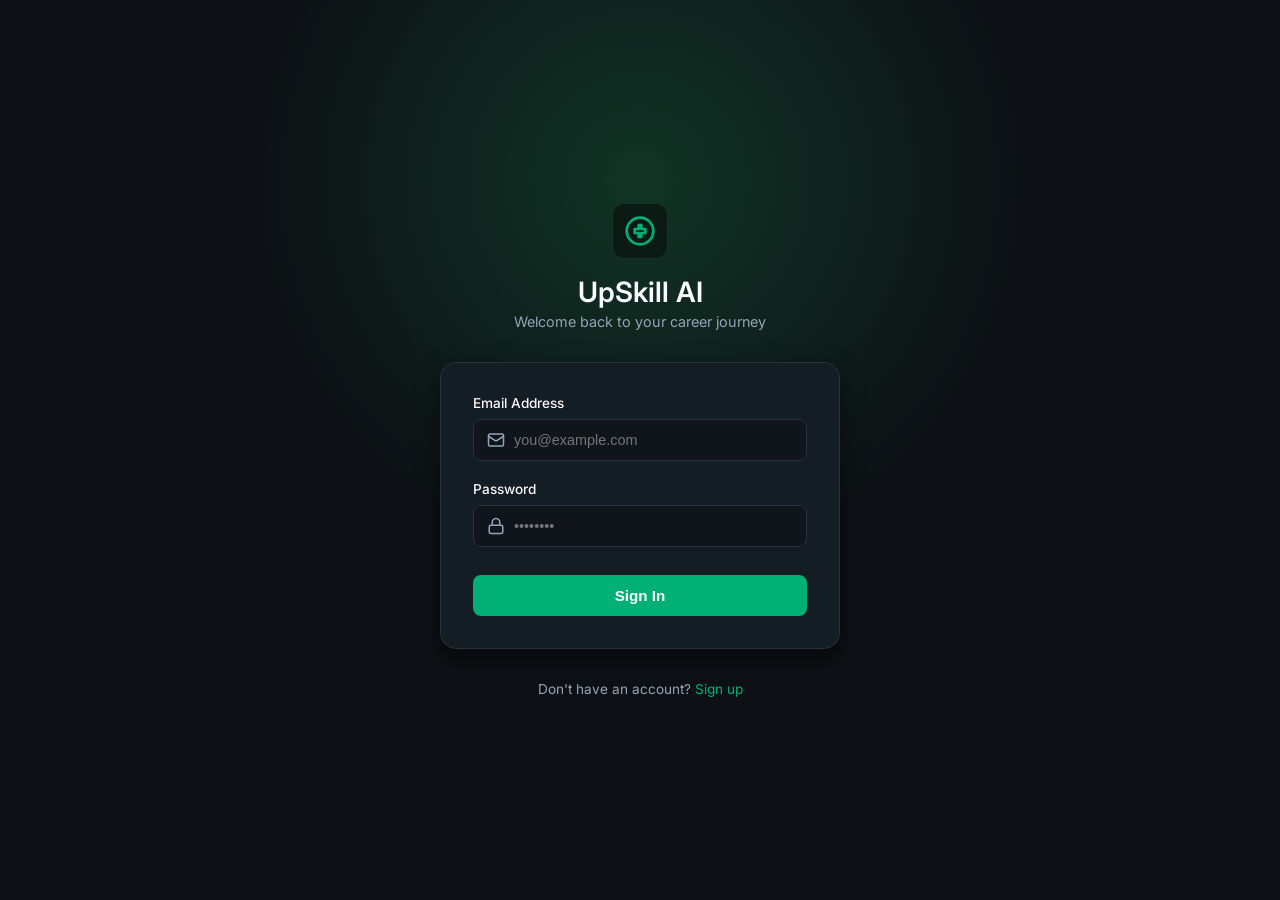
<file: frontend/index-v2.html>
<!DOCTYPE html>
<html lang="en">
<head>
    <meta charset="UTF-8">
    <meta name="viewport" content="width=device-width, initial-scale=1.0">
    <title>UpSkill AI | Sign In</title>
    <link href="https://fonts.googleapis.com/css2?family=Inter:wght@400;500;600&display=swap" rel="stylesheet">
    <link rel="stylesheet" href="css/styles.css">
</head>
<body class="auth-page">

    <div class="logo-container">
        <div class="logo-icon">
            <svg xmlns="http://www.w3.org/2000/svg" viewBox="0 0 24 24" fill="none" stroke="currentColor" stroke-width="2" stroke-linecap="round" stroke-linejoin="round"><path d="M12 2C6.48 2 2 6.48 2 12s4.48 10 10 10 10-4.48 10-10S17.52 2 12 2zm-1 14.5v-3H8v-3h3v-3h2v3h3v3h-3v3h-2z"/></svg>
        </div>
        <h1>UpSkill AI</h1>
        <p>Welcome back to your career journey</p>
    </div>

    <div class="auth-panel">
        <div id="error-msg" style="display:none; background:rgba(239,68,68,0.1); border:1px solid rgba(239,68,68,0.3); color:#ef4444; padding:0.75rem 1rem; border-radius:8px; font-size:0.85rem; margin-bottom:1rem;"></div>
        <form id="login-form">
            <div class="form-group">
                <label for="email">Email Address</label>
                <div class="input-icon-wrapper">
                    <svg xmlns="http://www.w3.org/2000/svg" viewBox="0 0 24 24" fill="none" stroke="currentColor" stroke-width="2" stroke-linecap="round" stroke-linejoin="round"><rect width="20" height="16" x="2" y="4" rx="2"/><path d="m22 7-8.97 5.7a1.94 1.94 0 0 1-2.06 0L2 7"/></svg>
                    <input type="email" id="email" placeholder="you@example.com" required>
                </div>
            </div>
            <div class="form-group">
                <label for="password">Password</label>
                <div class="input-icon-wrapper">
                    <svg xmlns="http://www.w3.org/2000/svg" viewBox="0 0 24 24" fill="none" stroke="currentColor" stroke-width="2" stroke-linecap="round" stroke-linejoin="round"><rect width="18" height="11" x="3" y="11" rx="2" ry="2"/><path d="M7 11V7a5 5 0 0 1 10 0v4"/></svg>
                    <input type="password" id="password" placeholder="••••••••" required>
                </div>
            </div>
            <button type="submit" id="submit-btn" class="btn-primary" style="margin-top:0.5rem;">Sign In</button>
        </form>
    </div>

    <div class="auth-footer">Don't have an account? <a href="register.html">Sign up</a></div>

<!-- UPDATED: Using api-v2.js with proper response handling -->
<script src="js/api-v2.js"></script>
<script>
    // If already logged in, redirect to home
    if (API.auth.isLoggedIn()) window.location.href = 'home.html';

    // Network status monitoring
    window.addEventListener('offline', () => {
        API.showToast('You are offline. Please check your connection.', 'warning');
    });

    window.addEventListener('online', () => {
        API.showToast('Back online!', 'success');
    });

    document.getElementById('login-form').addEventListener('submit', async (e) => {
        e.preventDefault();
        const btn = document.getElementById('submit-btn');
        const errEl = document.getElementById('error-msg');
        errEl.style.display = 'none';
        
        API.setLoading(btn, true, 'Signing in...');
        
        try {
            const email = document.getElementById('email').value;
            const password = document.getElementById('password').value;
            
            const response = await API.auth.login(email, password);
            
            if (!response.success) {
                throw new Error(response.error?.message || 'Login failed');
            }
            
            // Success - redirect to home
            window.location.href = 'home.html';
            
        } catch(err) {
            console.error('[Login Error]:', err);
            errEl.textContent = err.message || 'Login failed. Please check your credentials.';
            errEl.style.display = 'block';
        } finally {
            API.setLoading(btn, false);
        }
    });
</script>
</body>
</html>
</file>
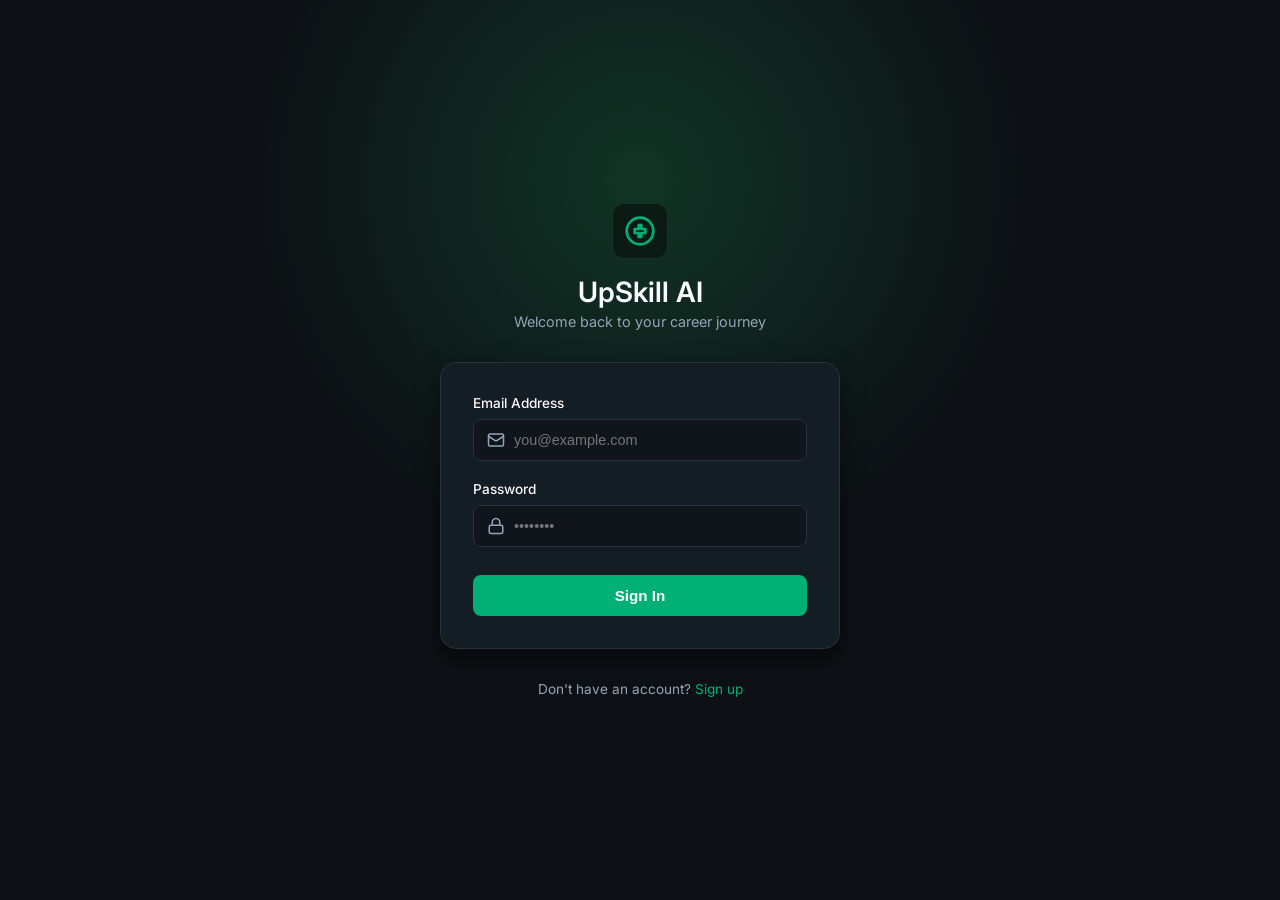
<file: frontend/insights.html>
<!DOCTYPE html>
<html lang="en">
<!-- UPDATED: 2026-04-09 19:57 - Skill Gap Analysis link added to sidebar -->
<head>
    <meta charset="UTF-8">
    <meta name="viewport" content="width=device-width, initial-scale=1.0">
    <meta http-equiv="Cache-Control" content="no-cache, no-store, must-revalidate">
    <meta http-equiv="Pragma" content="no-cache">
    <meta http-equiv="Expires" content="0">
    <title>UpSkill AI | Global Insights</title>
    <link href="https://fonts.googleapis.com/css2?family=Inter:wght@400;500;600&display=swap" rel="stylesheet">
    <link rel="stylesheet" href="css/styles.css?v=20260409195728">
    <style>
        /* ── Performance Trends Chart Panel ── */
        .trends-panel {
            background-color: var(--bg-panel);
            border: 1px solid var(--border-color);
            border-radius: var(--radius-lg);
            padding: 1.5rem;
            margin-bottom: 1.75rem;
        }
        .trends-header {
            display: flex;
            justify-content: space-between;
            align-items: center;
            margin-bottom: 1.25rem;
        }
        .trends-header h3 { font-size: 1rem; font-weight: 500; }
        .trend-legend { display: flex; gap: 1.25rem; }
        .legend-item { display: flex; align-items: center; gap: 0.4rem; font-size: 0.78rem; color: var(--text-muted); }
        .legend-dot { width: 8px; height: 8px; border-radius: 50%; }
        .legend-dot.green { background-color: #00b074; }
        .legend-dot.blue  { background-color: #60a5fa; }

        .chart-wrap { width: 100%; overflow: hidden; }
        .chart-wrap svg { display: block; width: 100%; }

        /* ── Tabs ── */
        .tab-bar {
            display: flex;
            border-bottom: 1px solid var(--border-color);
            margin-bottom: 1.25rem;
            gap: 0;
        }
        .tab-btn {
            background: none; border: none;
            padding: 0.6rem 1.25rem;
            font-size: 0.8rem; font-weight: 600;
            text-transform: uppercase; letter-spacing: 0.06em;
            color: var(--text-muted);
            cursor: pointer;
            border-bottom: 2px solid transparent;
            margin-bottom: -1px;
            transition: color 0.15s, border-color 0.15s;
            font-family: var(--font-family);
        }
        .tab-btn.active { color: var(--primary); border-bottom-color: var(--primary); }

        /* ── Result Rows ── */
        .result-row {
            display: flex;
            align-items: center;
            background-color: var(--bg-panel);
            border: 1px solid var(--border-color);
            border-radius: var(--radius);
            padding: 1rem 1.25rem;
            margin-bottom: 0.6rem;
            cursor: pointer;
            transition: border-color 0.15s;
            text-decoration: none;
            color: var(--text-main);
        }
        .result-row:hover { 
            border-color: var(--primary); 
            background: rgba(255,255,255,0.05);
            transform: translateX(4px);
            box-shadow: 0 4px 16px rgba(0,176,116,0.2);
        }
        .result-row:hover .row-chevron {
            transform: translateX(4px);
            color: var(--primary);
        }

        .row-icon {
            width: 34px; height: 34px;
            border-radius: var(--radius);
            display: flex; align-items: center; justify-content: center;
            margin-right: 1rem; flex-shrink: 0;
        }
        .row-icon svg { width: 18px; height: 18px; }

        .row-info { flex: 1; }
        .row-info h4 { font-size: 0.9rem; font-weight: 500; margin-bottom: 0.2rem; }
        .row-meta { display: flex; align-items: center; gap: 0.4rem; font-size: 0.75rem; color: var(--text-muted); }
        .row-meta svg { width: 12px; height: 12px; }

        .row-scores { display: flex; align-items: center; gap: 2rem; }
        .score-block { text-align: center; }
        .score-val { font-size: 1.2rem; font-weight: 600; display: block; }
        .score-lbl { font-size: 0.6rem; text-transform: uppercase; letter-spacing: 0.05em; color: var(--text-muted); display: block; margin-top: 0.1rem; }

        .row-chevron { color: var(--text-muted); margin-left: 0.75rem; }
        .row-chevron svg { width: 16px; height: 16px; }

        .empty-state { text-align: center; padding: 3rem 1rem; color: var(--text-muted); }
        .empty-state a { color: var(--primary); }
    </style>
</head>
<body>
<div class="app-layout">
    <!-- Sidebar -->
    <aside class="sidebar">
        <div class="sidebar-header">
            <div class="logo-icon"><svg xmlns="http://www.w3.org/2000/svg" viewBox="0 0 24 24" fill="none" stroke="currentColor" stroke-width="2" stroke-linecap="round" stroke-linejoin="round"><path d="M12 2C6.48 2 2 6.48 2 12s4.48 10 10 10 10-4.48 10-10S17.52 2 12 2zm-1 14.5v-3H8v-3h3v-3h2v3h3v3h-3v3h-2z"/></svg></div>
            <span>UpSkill AI</span>
        </div>
        <nav class="sidebar-nav">
            <a href="home.html" class="nav-item"><svg xmlns="http://www.w3.org/2000/svg" viewBox="0 0 24 24" fill="none" stroke="currentColor" stroke-width="2" stroke-linecap="round" stroke-linejoin="round"><path d="m3 9 9-7 9 7v11a2 2 0 0 1-2 2H5a2 2 0 0 1-2-2z"/><polyline points="9 22 9 12 15 12 15 22"/></svg>Home</a>
            <a href="insights.html" class="nav-item active"><svg xmlns="http://www.w3.org/2000/svg" viewBox="0 0 24 24" fill="none" stroke="currentColor" stroke-width="2" stroke-linecap="round" stroke-linejoin="round"><line x1="18" y1="20" x2="18" y2="10"/><line x1="12" y1="20" x2="12" y2="4"/><line x1="6" y1="20" x2="6" y2="14"/></svg>Insights & Results</a>
            <a href="resume.html" class="nav-item"><svg xmlns="http://www.w3.org/2000/svg" viewBox="0 0 24 24" fill="none" stroke="currentColor" stroke-width="2" stroke-linecap="round" stroke-linejoin="round"><path d="M14.5 2H6a2 2 0 0 0-2 2v16a2 2 0 0 0 2 2h12a2 2 0 0 0 2-2V7.5L14.5 2z"/><polyline points="14 2 14 8 20 8"/></svg>Resume Analysis</a>
            <a href="interview.html" class="nav-item"><svg xmlns="http://www.w3.org/2000/svg" viewBox="0 0 24 24" fill="none" stroke="currentColor" stroke-width="2" stroke-linecap="round" stroke-linejoin="round"><path d="M15.6 11.6L22 7v10l-6.4-4.5v-1z"/><rect width="14" height="14" x="2" y="5" rx="2" ry="2"/></svg>Mock Interview</a>
            <a href="skill-gap.html" class="nav-item"><svg xmlns="http://www.w3.org/2000/svg" viewBox="0 0 24 24" fill="none" stroke="currentColor" stroke-width="2" stroke-linecap="round" stroke-linejoin="round"><circle cx="12" cy="12" r="10"/><path d="M12 6v6l4 2"/></svg>Skill Gap Analysis</a>
            <a href="coach.html" class="nav-item"><svg xmlns="http://www.w3.org/2000/svg" viewBox="0 0 24 24" fill="none" stroke="currentColor" stroke-width="2" stroke-linecap="round" stroke-linejoin="round"><path d="M21 15a2 2 0 0 1-2 2H7l-4 4V5a2 2 0 0 1 2-2h14a2 2 0 0 1 2 2z"/></svg>Career Coach</a>
            <a href="profile.html" class="nav-item"><svg xmlns="http://www.w3.org/2000/svg" viewBox="0 0 24 24" fill="none" stroke="currentColor" stroke-width="2" stroke-linecap="round" stroke-linejoin="round"><circle cx="12" cy="8" r="4"/><path d="M4 20c0-4 3.6-7 8-7s8 3 8 7"/></svg>Profile</a>
        </nav>
        <div class="sidebar-footer">
            <a href="#" class="nav-item" style="color:var(--text-muted);" id="collapse-btn"><svg xmlns="http://www.w3.org/2000/svg" viewBox="0 0 24 24" fill="none" stroke="currentColor" stroke-width="2" stroke-linecap="round" stroke-linejoin="round"><path d="m15 18-6-6 6-6"/></svg>Collapse Sidebar</a>
            <a href="#" id="logout-btn" class="nav-item" style="color:#ef4444;"><svg xmlns="http://www.w3.org/2000/svg" viewBox="0 0 24 24" fill="none" stroke="currentColor" stroke-width="2" stroke-linecap="round" stroke-linejoin="round"><path d="M9 21H5a2 2 0 0 1-2-2V5a2 2 0 0 1 2-2h4"/><polyline points="16 17 21 12 16 7"/><line x1="21" x2="9" y1="12" y2="12"/></svg>Logout</a>
        </div>
    </aside>

    <main class="main-content">
        <header class="top-header">
            <div class="breadcrumb">UPSKILL AI &nbsp;&gt;&nbsp; <span class="active">Insights</span></div>
            <div class="header-right">
                <div class="search-bar"><svg xmlns="http://www.w3.org/2000/svg" viewBox="0 0 24 24" fill="none" stroke="currentColor" stroke-width="2" stroke-linecap="round" stroke-linejoin="round"><circle cx="11" cy="11" r="8"/><line x1="21" x2="16.65" y1="21" y2="16.65"/></svg><input type="text" placeholder="Search resources..."></div>
            </div>
        </header>

        <div class="page-container">
            <div class="page-header">
                <h2 class="page-title">Global Insights &amp; Results</h2>
                <p class="page-subtitle">Review your historical performance and track your growth over time.</p>
            </div>

            <!-- Performance Trends Chart -->
            <div class="trends-panel">
                <div class="trends-header">
                    <h3>Performance Trends</h3>
                    <div class="trend-legend">
                        <div class="legend-item"><div class="legend-dot green"></div> Interview Score</div>
                        <div class="legend-item"><div class="legend-dot blue"></div> ATS Score</div>
                    </div>
                </div>
                <div class="chart-wrap">
                    <svg id="trend-chart" viewBox="0 0 860 200" fill="none" xmlns="http://www.w3.org/2000/svg" style="height:200px;">
                        <!-- Y axis labels -->
                        <text x="32" y="20"  fill="#94a3b8" font-size="9" font-family="Inter" text-anchor="end">100%</text>
                        <text x="32" y="68"  fill="#94a3b8" font-size="9" font-family="Inter" text-anchor="end">75%</text>
                        <text x="32" y="115" fill="#94a3b8" font-size="9" font-family="Inter" text-anchor="end">50%</text>
                        <text x="32" y="162" fill="#94a3b8" font-size="9" font-family="Inter" text-anchor="end">25%</text>
                        <text x="32" y="195" fill="#94a3b8" font-size="9" font-family="Inter" text-anchor="end">0%</text>
                        <!-- Grid lines -->
                        <line x1="38" y1="13"  x2="858" y2="13"  stroke="#26323f" stroke-width="1"/>
                        <line x1="38" y1="62"  x2="858" y2="62"  stroke="#26323f" stroke-width="1"/>
                        <line x1="38" y1="110" x2="858" y2="110" stroke="#26323f" stroke-width="1"/>
                        <line x1="38" y1="158" x2="858" y2="158" stroke="#26323f" stroke-width="1"/>
                        <line x1="38" y1="193" x2="858" y2="193" stroke="#26323f" stroke-width="1"/>
                        <!-- Placeholder text (removed when data loads) -->
                        <text id="chart-empty" x="448" y="108" fill="#94a3b8" font-size="12" font-family="Inter" text-anchor="middle">No data yet — complete interviews to see your trends</text>
                        <!-- Dynamic paths injected by JS -->
                        <path id="iv-line" d="" stroke="#00b074" stroke-width="2" fill="none" stroke-linejoin="round"/>
                        <g id="iv-dots"></g>
                        <path id="ats-line" d="" stroke="#60a5fa" stroke-width="2" fill="none" stroke-linejoin="round"/>
                        <g id="ats-dots"></g>
                        <!-- X axis labels (injected by JS) -->
                        <g id="x-labels"></g>
                    </svg>
                </div>
            </div>

            <!-- Tabs -->
            <div class="tab-bar">
                <button class="tab-btn active" id="tab-interviews" data-tab="interviews">Mock Interviews</button>
                <button class="tab-btn" id="tab-resumes" data-tab="resumes">Resume Analyses</button>
            </div>

            <!-- Interview list -->
            <div id="panel-interviews"></div>
            <!-- Resume list -->
            <div id="panel-resumes" style="display:none;"></div>
        </div>
    </main>
</div>

<script src="js/api-v2.js"></script>
<script src="js/app.js"></script>
<script>
    API.guardPage();
    API.populateUserInfo();
    document.getElementById('logout-btn').addEventListener('click', e => { e.preventDefault(); API.auth.logout(); });

    // Tab switching
    document.querySelectorAll('.tab-btn').forEach(btn => {
        btn.addEventListener('click', () => {
            document.querySelectorAll('.tab-btn').forEach(b => b.classList.remove('active'));
            btn.classList.add('active');
            document.getElementById('panel-interviews').style.display = btn.dataset.tab === 'interviews' ? 'block' : 'none';
            document.getElementById('panel-resumes').style.display   = btn.dataset.tab === 'resumes'    ? 'block' : 'none';
        });
    });

    // Chart helpers
    function scoreToY(score) {
        // Map 0–100 to y=193 (0%) down to y=13 (100%)
        return 193 - ((score / 100) * 180);
    }

    function buildChartLine(lineId, dotsId, points, color) {
        if (points.length === 0) return;
        const lineEl = document.getElementById(lineId);
        const dotsEl = document.getElementById(dotsId);
        const d = points.map((p, i) => `${i === 0 ? 'M' : 'L'} ${p.x} ${p.y}`).join(' ');
        lineEl.setAttribute('d', d);
        dotsEl.innerHTML = '';
        points.forEach(p => {
            const c = document.createElementNS('http://www.w3.org/2000/svg', 'circle');
            c.setAttribute('cx', p.x); c.setAttribute('cy', p.y);
            c.setAttribute('r', '4.5'); c.setAttribute('fill', color);
            c.setAttribute('stroke', '#0d1115'); c.setAttribute('stroke-width', '2');
            dotsEl.appendChild(c);
        });
    }

    async function loadInsights() {
        let ivPoints = []; // Shared between both blocks

        // ── Interview history ──
        try {
            const response = await API.interview.history();
            
            if (!response.success) {
                throw new Error(response.error?.message || 'Failed to load interview history');
            }
            
            const data = response.data;
            console.log('Interview data received:', data);
            const history = (data.history || []).filter(h => h.status === 'completed');
            console.log('Completed interviews:', history);

            const iPanel = document.getElementById('panel-interviews');
            if (!iPanel) {
                console.error('panel-interviews element not found');
                return;
            }
            
            if (history.length === 0) {
                iPanel.innerHTML = `<div class="empty-state">No interviews yet. <a href="interview.html">Start your first →</a></div>`;
            } else {
                // Build chart
                document.getElementById('chart-empty')?.remove();
                const step = history.length > 1 ? 780 / (history.length - 1) : 0;
                ivPoints = history.map((h, i) => ({
                    x: 48 + i * step,
                    y: scoreToY(h.score || 0)
                }));
                buildChartLine('iv-line', 'iv-dots', ivPoints, '#00b074');

                // X labels
                const xlEl = document.getElementById('x-labels');
                history.forEach((h, i) => {
                    const x = 48 + i * step;
                    const d = h.date ? new Date(h.date).toLocaleDateString('en-US', { month:'short', day:'numeric' }) : '';
                    const t = document.createElementNS('http://www.w3.org/2000/svg', 'text');
                    t.setAttribute('x', x); t.setAttribute('y', 210);
                    t.setAttribute('fill', '#94a3b8'); t.setAttribute('font-size', '9');
                    t.setAttribute('font-family', 'Inter'); t.setAttribute('text-anchor', 'middle');
                    t.textContent = d;
                    xlEl.appendChild(t);
                });

                // Interview rows
                iPanel.innerHTML = history.map(h => {
                    const sc = h.score || 0;
                    const color = sc >= 80 ? '#00b074' : sc >= 60 ? '#60a5fa' : '#f97316';
                    const date = h.date ? new Date(h.date).toLocaleDateString('en-US', { month:'short', day:'numeric', year:'numeric' }) : '';
                    return `<div class="result-row" onclick="viewInterviewDetails(${h.id})" style="cursor: pointer;">
                        <div class="row-icon" style="background:rgba(0,176,116,0.1); color:var(--primary);">
                            <svg xmlns="http://www.w3.org/2000/svg" viewBox="0 0 24 24" fill="none" stroke="currentColor" stroke-width="2" stroke-linecap="round" stroke-linejoin="round"><path d="M15.6 11.6L22 7v10l-6.4-4.5v-1z"/><rect width="14" height="14" x="2" y="5" rx="2" ry="2"/></svg>
                        </div>
                        <div class="row-info">
                            <h4>${h.role || 'Interview'}</h4>
                            <div class="row-meta">
                                <svg xmlns="http://www.w3.org/2000/svg" viewBox="0 0 24 24" fill="none" stroke="currentColor" stroke-width="2" stroke-linecap="round" stroke-linejoin="round"><circle cx="12" cy="12" r="10"/><polyline points="12 6 12 12 16 14"/></svg>
                                ${date}${h.level ? ' · ' + h.level : ''}
                            </div>
                        </div>
                        <div class="row-scores">
                            <div class="score-block">
                                <span class="score-val" style="color:${color};">${sc}%</span>
                                <span class="score-lbl">Overall Score</span>
                            </div>
                        </div>
                        <div class="row-chevron" onclick="event.stopPropagation(); deleteHistory('interview', ${h.id})" style="color:var(--text-muted); cursor:pointer;" title="Delete Interview">
                            <svg xmlns="http://www.w3.org/2000/svg" viewBox="0 0 24 24" fill="none" stroke="currentColor" stroke-width="2" stroke-linecap="round" stroke-linejoin="round" width="16" height="16"><polyline points="3 6 5 6 21 6"></polyline><path d="M19 6v14a2 2 0 0 1-2 2H7a2 2 0 0 1-2-2V6m3 0V4a2 2 0 0 1 2-2h4a2 2 0 0 1 2 2v2"></path><line x1="10" y1="11" x2="10" y2="17"></line><line x1="14" y1="11" x2="14" y2="17"></line></svg>
                        </div>
                    </div>`;
                }).join('');
            }

            // Static ATS line (demo) — can be replaced with real resume API data
            // Only create ATS demo if there are interview points
            if (ivPoints && ivPoints.length > 0) {
                const atsDemo = ivPoints.map(p => ({ x: p.x, y: scoreToY(Math.min(100, (100 - scoreToY(p.y)/180*100) * 0.9)) }));
                if (atsDemo.length) buildChartLine('ats-line', 'ats-dots', atsDemo, '#60a5fa');
            }

        } catch (e) {
            console.error('Error loading insights:', e);
            const iPanel = document.getElementById('panel-interviews');
            if (iPanel) {
                if (e.message && e.message.includes('Unauthorized')) {
                    iPanel.innerHTML = `<div class="empty-state">Session expired. Please <a href="index.html">log in again</a>.</div>`;
                } else if (e.message && e.message.includes('Failed to fetch')) {
                    iPanel.innerHTML = `<div class="empty-state">Cannot connect to server. Please check if the backend is running and <a href="javascript:location.reload()">refresh the page</a>.</div>`;
                } else {
                    iPanel.innerHTML = `<div class="empty-state">Error loading data: ${e.message || 'Unknown error'}. Try <a href="javascript:location.reload()">refreshing the page</a>.</div>`;
                }
            }
        }

        // ── Resume analyses ──
        try {
            const response = await API.resume.history();
            
            if (!response.success) {
                throw new Error(response.error?.message || 'Failed to load resume history');
            }
            
            const resumeData = response.data;
            console.log('Resume history data:', resumeData);
            
            const rPanel = document.getElementById('panel-resumes');
            const history = resumeData.history || [];
            
            if (history.length === 0) {
                // No resumes uploaded yet
                rPanel.innerHTML = `
                    <div class="result-row" onclick="window.location.href='resume.html'" style="cursor: pointer;">
                        <div class="row-icon" style="background:rgba(96,165,250,0.1); color:#60a5fa;">
                            <svg xmlns="http://www.w3.org/2000/svg" viewBox="0 0 24 24" fill="none" stroke="currentColor" stroke-width="2" stroke-linecap="round" stroke-linejoin="round"><path d="M14.5 2H6a2 2 0 0 0-2 2v16a2 2 0 0 0 2 2h12a2 2 0 0 0 2-2V7.5L14.5 2z"/><polyline points="14 2 14 8 20 8"/></svg>
                        </div>
                        <div class="row-info">
                            <h4>Software Engineer Resume</h4>
                            <div class="row-meta">
                                <svg xmlns="http://www.w3.org/2000/svg" viewBox="0 0 24 24" fill="none" stroke="currentColor" stroke-width="2" stroke-linecap="round" stroke-linejoin="round"><circle cx="12" cy="12" r="10"/><polyline points="12 6 12 12 16 14"/></svg>
                                Upload a resume to see results here
                            </div>
                        </div>
                        <div class="row-scores">
                            <div class="score-block"><span class="score-val" style="color:#60a5fa;">—</span><span class="score-lbl">ATS Score</span></div>
                            <div class="score-block"><span class="score-val" style="color:#c084fc;">—</span><span class="score-lbl">Tech Match</span></div>
                            <div class="score-block"><span class="score-val" style="color:#f97316;">—</span><span class="score-lbl">Improvements</span></div>
                        </div>
                        <div class="row-chevron"><svg xmlns="http://www.w3.org/2000/svg" viewBox="0 0 24 24" fill="none" stroke="currentColor" stroke-width="2" stroke-linecap="round" stroke-linejoin="round"><path d="m9 18 6-6-6-6"/></svg></div>
                    </div>`;
            } else {
                // Display resume history
                rPanel.innerHTML = history.map(resume => {
                    const atsScore = resume.ats_score || 0;
                    const atsColor = atsScore >= 80 ? '#00b074' : atsScore >= 60 ? '#60a5fa' : '#f97316';
                    const uploadDate = resume.uploaded_at ? new Date(resume.uploaded_at).toLocaleDateString('en-US', { month:'short', day:'numeric', year:'numeric' }) : 'Recently';
                    const techMatch = resume.tech_match || '—';
                    const improvements = resume.improvements_count || 0;
                    
                    return `
                        <div class="result-row" onclick="window.location.href='resume.html'" style="cursor: pointer;">
                            <div class="row-icon" style="background:rgba(96,165,250,0.1); color:#60a5fa;">
                                <svg xmlns="http://www.w3.org/2000/svg" viewBox="0 0 24 24" fill="none" stroke="currentColor" stroke-width="2" stroke-linecap="round" stroke-linejoin="round"><path d="M14.5 2H6a2 2 0 0 0-2 2v16a2 2 0 0 0 2 2h12a2 2 0 0 0 2-2V7.5L14.5 2z"/><polyline points="14 2 14 8 20 8"/></svg>
                            </div>
                            <div class="row-info">
                                <h4>${resume.file_name || 'Resume'}</h4>
                                <div class="row-meta">
                                    <svg xmlns="http://www.w3.org/2000/svg" viewBox="0 0 24 24" fill="none" stroke="currentColor" stroke-width="2" stroke-linecap="round" stroke-linejoin="round"><circle cx="12" cy="12" r="10"/><polyline points="12 6 12 12 16 14"/></svg>
                                    ${uploadDate} · ${resume.skills_count || 0} skills detected
                                </div>
                            </div>
                            <div class="row-scores">
                                <div class="score-block"><span class="score-val" style="color:${atsColor};">${atsScore}</span><span class="score-lbl">ATS Score</span></div>
                                <div class="score-block"><span class="score-val" style="color:#c084fc;">${techMatch}</span><span class="score-lbl">Tech Match</span></div>
                                <div class="score-block"><span class="score-val" style="color:#f97316;">${improvements}</span><span class="score-lbl">Improvements</span></div>
                            </div>
                            <div class="row-chevron" onclick="event.stopPropagation(); deleteHistory('resume', ${resume.id})" style="color:var(--text-muted); cursor:pointer;" title="Delete Resume">
                                <svg xmlns="http://www.w3.org/2000/svg" viewBox="0 0 24 24" fill="none" stroke="currentColor" stroke-width="2" stroke-linecap="round" stroke-linejoin="round" width="16" height="16"><polyline points="3 6 5 6 21 6"></polyline><path d="M19 6v14a2 2 0 0 1-2 2H7a2 2 0 0 1-2-2V6m3 0V4a2 2 0 0 1 2-2h4a2 2 0 0 1 2 2v2"></path><line x1="10" y1="11" x2="10" y2="17"></line><line x1="14" y1="11" x2="14" y2="17"></line></svg>
                            </div>
                        </div>`;
                }).join('');
                
                // Add ATS scores to chart if we have resume data
                if (history.length > 0 && ivPoints && ivPoints.length > 0) {
                    // Create ATS points matching interview timeline
                    const atsPoints = history.slice(0, ivPoints.length).map((resume, i) => ({
                        x: ivPoints[i].x,
                        y: scoreToY(resume.ats_score || 0)
                    }));
                    if (atsPoints.length > 0) {
                        buildChartLine('ats-line', 'ats-dots', atsPoints, '#60a5fa');
                    }
                }
            }
        } catch (error) {
            console.error('Error loading resume data:', error);
            document.getElementById('panel-resumes').innerHTML = `
                <div class="empty-state">Error loading resume history. <a href="javascript:location.reload()">Refresh page</a></div>`;
        }
    }

    loadInsights();
    
    // Function to view interview details
    function viewInterviewDetails(interviewId) {
        API.showToast('Loading interview details...', 'info');
        
        // Fetch detailed interview data
        fetch(`${API.getBaseUrl()}/api/interview/insights/${interviewId}`, {
            headers: {
                'Authorization': `Bearer ${API.getToken()}`
            }
        })
        .then(res => res.json())
        .then(data => {
            if (data.interview) {
                showInterviewModal(data);
            } else {
                API.showToast('Interview details not available', 'warning');
            }
        })
        .catch(err => {
            console.error('Error fetching interview details:', err);
            API.showToast('Could not load interview details', 'error');
        });
    }

    // Function to delete history
    async function deleteHistory(type, id) {
        if (!confirm(`Are you sure you want to delete this ${type === 'resume' ? 'resume analysis' : 'mock interview'}? This cannot be undone.`)) {
            return;
        }
        
        API.showToast('Deleting...', 'info');
        try {
            let res;
            if (type === 'resume') {
                res = await API.resume.deleteHistory(id);
            } else if (type === 'interview') {
                res = await API.interview.deleteHistory(id);
            }
            
            if (res && res.success) {
                API.showToast(res.message || 'Deleted successfully', 'success');
                loadInsights(); // Reload the UI
            } else {
                throw new Error(res?.error?.message || 'Failed to delete');
            }
        } catch (error) {
            console.error('Delete error:', error);
            API.showToast(error.message || 'An error occurred during deletion', 'error');
        }
    }
    
    // Function to show interview details in a modal
    function showInterviewModal(data) {
        const interview = data.interview;
        const qaPairs = data.qa_pairs || [];
        
        const modal = document.createElement('div');
        modal.style.cssText = `
            position: fixed;
            top: 0;
            left: 0;
            right: 0;
            bottom: 0;
            background: rgba(0,0,0,0.8);
            display: flex;
            align-items: center;
            justify-content: center;
            z-index: 9999;
            padding: 2rem;
        `;
        
        const content = document.createElement('div');
        content.style.cssText = `
            background: var(--bg-panel);
            border: 1px solid var(--border-color);
            border-radius: var(--radius-lg);
            padding: 2rem;
            max-width: 800px;
            max-height: 80vh;
            overflow-y: auto;
            width: 100%;
        `;
        
        content.innerHTML = `
            <div style="display: flex; justify-content: space-between; align-items: center; margin-bottom: 1.5rem;">
                <h2 style="margin: 0; font-size: 1.5rem;">${interview.role} Interview</h2>
                <button onclick="this.closest('[style*=fixed]').remove()" style="background: none; border: none; color: var(--text-muted); cursor: pointer; font-size: 1.5rem;">&times;</button>
            </div>
            
            <div style="display: grid; grid-template-columns: repeat(3, 1fr); gap: 1rem; margin-bottom: 2rem;">
                <div style="background: rgba(0,176,116,0.1); padding: 1rem; border-radius: var(--radius); text-align: center;">
                    <div style="font-size: 2rem; font-weight: 600; color: var(--primary);">${interview.overall_score || 0}</div>
                    <div style="font-size: 0.75rem; color: var(--text-muted); text-transform: uppercase;">Overall Score</div>
                </div>
                <div style="background: rgba(96,165,250,0.1); padding: 1rem; border-radius: var(--radius); text-align: center;">
                    <div style="font-size: 2rem; font-weight: 600; color: #60a5fa;">${interview.evaluation?.technical_accuracy || '—'}</div>
                    <div style="font-size: 0.75rem; color: var(--text-muted); text-transform: uppercase;">Technical</div>
                </div>
                <div style="background: rgba(200,132,252,0.1); padding: 1rem; border-radius: var(--radius); text-align: center;">
                    <div style="font-size: 2rem; font-weight: 600; color: #c084fc;">${interview.evaluation?.communication_clarity || '—'}</div>
                    <div style="font-size: 0.75rem; color: var(--text-muted); text-transform: uppercase;">Communication</div>
                </div>
            </div>
            
            <h3 style="font-size: 1.1rem; margin-bottom: 1rem;">Questions & Answers</h3>
            <div style="display: flex; flex-direction: column; gap: 1rem;">
                ${qaPairs.map((qa, i) => `
                    <div style="background: rgba(255,255,255,0.03); border: 1px solid var(--border-color); border-radius: var(--radius); padding: 1.25rem;">
                        <div style="display: flex; justify-content: space-between; align-items: start; margin-bottom: 0.75rem;">
                            <strong style="color: var(--primary);">Q${i + 1}:</strong>
                            <span style="background: rgba(0,176,116,0.2); color: var(--primary); padding: 0.25rem 0.75rem; border-radius: 12px; font-size: 0.75rem; font-weight: 600;">
                                ${qa.content_score || qa.score || 0}/10
                            </span>
                        </div>
                        <p style="margin-bottom: 0.75rem; line-height: 1.6;">${qa.question}</p>
                        <div style="background: rgba(0,0,0,0.2); padding: 1rem; border-radius: var(--radius); margin-bottom: 0.75rem;">
                            <strong style="font-size: 0.875rem; color: var(--text-muted);">Your Answer:</strong>
                            <p style="margin-top: 0.5rem; line-height: 1.6; color: var(--text-main);">${qa.answer || 'No answer provided'}</p>
                        </div>
                        ${qa.speech_analysis?.feedback ? `
                            <div style="font-size: 0.875rem; color: var(--text-muted); line-height: 1.6;">
                                <strong>Feedback:</strong> ${qa.speech_analysis.feedback}
                            </div>
                        ` : ''}
                    </div>
                `).join('')}
            </div>
            
            ${interview.evaluation?.strengths?.length ? `
                <div style="margin-top: 2rem;">
                    <h3 style="font-size: 1.1rem; margin-bottom: 1rem;">Strengths</h3>
                    ${interview.evaluation.strengths.map(s => `
                        <div style="background: rgba(0,176,116,0.1); border: 1px solid rgba(0,176,116,0.2); padding: 0.75rem 1rem; border-radius: var(--radius); margin-bottom: 0.5rem;">
                            ✓ ${s}
                        </div>
                    `).join('')}
                </div>
            ` : ''}
            
            ${interview.evaluation?.weaknesses?.length ? `
                <div style="margin-top: 1.5rem;">
                    <h3 style="font-size: 1.1rem; margin-bottom: 1rem;">Areas to Improve</h3>
                    ${interview.evaluation.weaknesses.map(w => `
                        <div style="background: rgba(239,68,68,0.1); border: 1px solid rgba(239,68,68,0.2); padding: 0.75rem 1rem; border-radius: var(--radius); margin-bottom: 0.5rem;">
                            → ${w}
                        </div>
                    `).join('')}
                </div>
            ` : ''}
        `;
        
        modal.appendChild(content);
        document.body.appendChild(modal);
        
        // Close on background click
        modal.addEventListener('click', (e) => {
            if (e.target === modal) {
                modal.remove();
            }
        });
    }
</script>
</body>
</html>
</file>
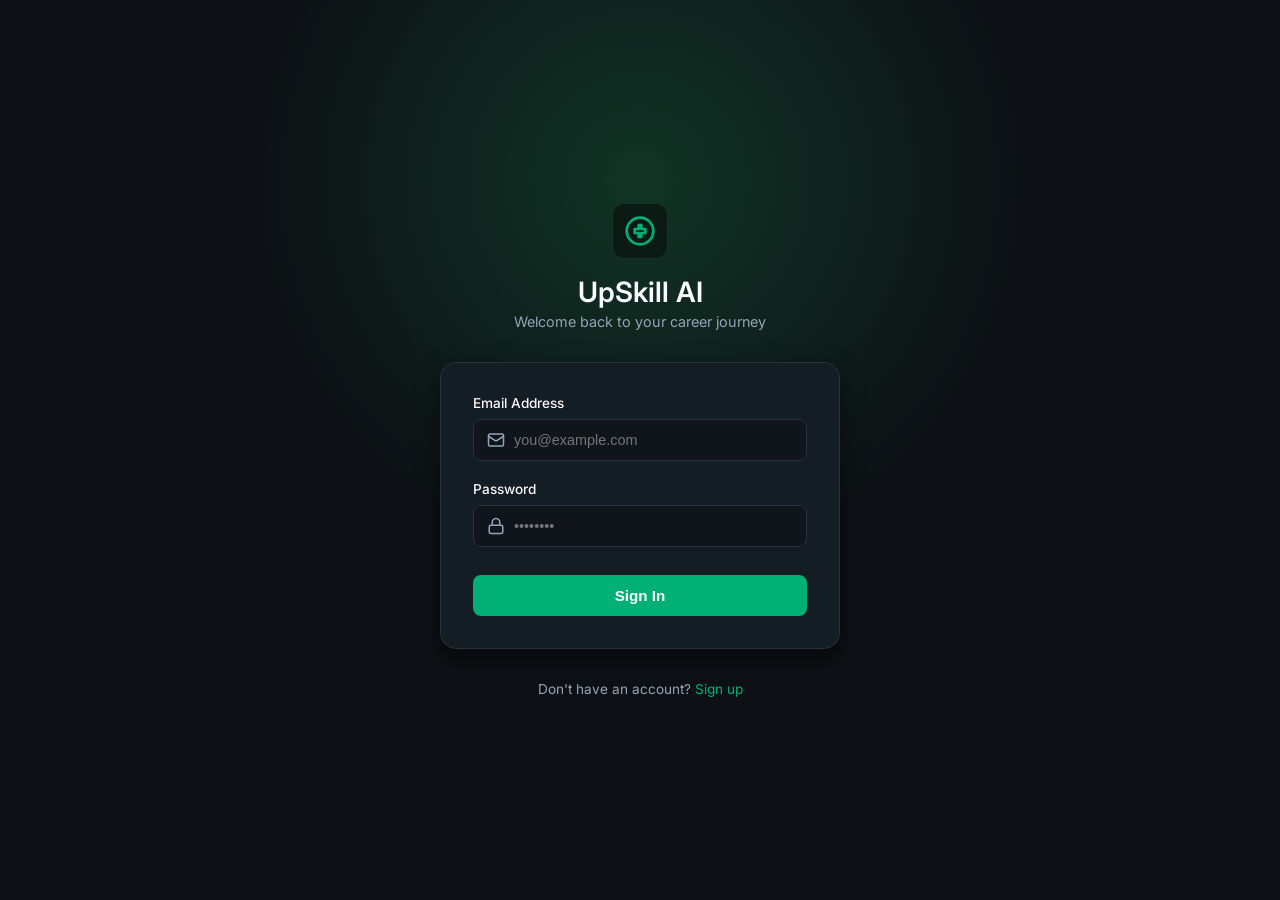
<file: frontend/interview.html>
<!DOCTYPE html>
<html lang="en">
<!-- UPDATED: 2026-04-09 19:57 - Skill Gap Analysis link added to sidebar -->
<head>
    <meta charset="UTF-8">
    <meta name="viewport" content="width=device-width, initial-scale=1.0">
    <meta http-equiv="Cache-Control" content="no-cache, no-store, must-revalidate">
    <meta http-equiv="Pragma" content="no-cache">
    <meta http-equiv="Expires" content="0">
    <title>UpSkill AI | Mock Interview</title>
    <link href="https://fonts.googleapis.com/css2?family=Inter:wght@400;500;600&display=swap" rel="stylesheet">
    <link rel="stylesheet" href="css/styles.css?v=20260409195728">
    <style>
        /* ── Setup Layout ── */
        .interview-setup-grid {
            display: grid;
            grid-template-columns: 1fr 1fr;
            gap: 2rem;
            align-items: start;
            margin-top: 1.5rem;
        }
        .setup-left { display: flex; flex-direction: column; gap: 1.5rem; }

        /* Role dropdown */
        .role-select {
            width: 100%;
            background-color: var(--bg-input);
            border: 1px solid var(--border-color);
            border-radius: var(--radius);
            color: var(--text-main);
            font-family: var(--font-family);
            font-size: 0.95rem;
            padding: 0.75rem 1rem;
            appearance: none;
            background-image: url("data:image/svg+xml,%3Csvg xmlns='http://www.w3.org/2000/svg' width='12' height='12' viewBox='0 0 24 24' fill='none' stroke='%2394a3b8' stroke-width='2'%3E%3Cpath d='m6 9 6 6 6-6'/%3E%3C/svg%3E");
            background-repeat: no-repeat;
            background-position: right 1rem center;
            cursor: pointer;
        }
        .role-select:focus { outline: none; border-color: var(--primary); }
        .role-select option { background-color: #141c24; }

        /* Experience pills */
        .exp-pills { display: flex; gap: 0.5rem; }
        .exp-pill {
            flex: 1;
            padding: 0.55rem 0;
            text-align: center;
            font-size: 0.875rem;
            font-weight: 500;
            border: 1px solid var(--border-color);
            border-radius: var(--radius);
            background: transparent;
            color: var(--text-muted);
            cursor: pointer;
            transition: all 0.15s;
        }
        .exp-pill.active {
            border-color: var(--primary);
            color: var(--primary);
            background-color: rgba(0,176,116,0.08);
        }

        /* Proctoring notice */
        .proctor-notice {
            display: flex;
            align-items: flex-start;
            gap: 0.75rem;
            background-color: rgba(0,176,116,0.06);
            border: 1px solid rgba(0,176,116,0.2);
            border-radius: var(--radius);
            padding: 1rem;
        }
        .proctor-dot {
            width: 10px; height: 10px; border-radius: 50%;
            background-color: var(--primary);
            flex-shrink: 0; margin-top: 3px;
            box-shadow: 0 0 0 3px rgba(0,176,116,0.2);
        }
        .proctor-notice h4 { font-size: 0.875rem; font-weight: 500; color: var(--primary); margin-bottom: 0.3rem; }
        .proctor-notice p { font-size: 0.8rem; color: var(--text-muted); line-height: 1.5; }

        /* Camera panel */
        .camera-panel {
            background-color: var(--bg-panel);
            border: 1px solid var(--border-color);
            border-radius: var(--radius-lg);
            aspect-ratio: 16/10;
            display: flex;
            flex-direction: column;
            align-items: center;
            justify-content: center;
            gap: 0.75rem;
            position: relative;
            overflow: hidden;
        }
        .camera-panel.active .camera-icon-wrap,
        .camera-panel.active .camera-status {
            display: none;
        }
        .camera-panel.active #camera-preview {
            display: block !important;
        }
        .camera-icon-wrap { color: var(--text-muted); }
        .camera-icon-wrap svg { width: 48px; height: 48px; opacity: 0.4; }
        .camera-status { font-size: 0.8rem; color: var(--text-muted); }
        .camera-controls {
            position: absolute; bottom: 1.25rem;
            display: flex; gap: 0.75rem;
        }
        .ctrl-circle {
            width: 38px; height: 38px; border-radius: 50%;
            background-color: rgba(239,68,68,0.12);
            border: 1px solid rgba(239,68,68,0.2);
            display: flex; align-items: center; justify-content: center;
            cursor: pointer; color: #ef4444;
            transition: all 0.2s ease;
        }
        .ctrl-circle:hover {
            transform: scale(1.1);
            box-shadow: 0 4px 12px rgba(0,0,0,0.3);
        }
        .ctrl-circle svg { width: 16px; height: 16px; }

        /* Enable button */
        .enable-btn {
            width: 100%;
            display: flex; align-items: center; justify-content: center;
            gap: 0.6rem;
            background-color: var(--primary);
            color: #fff;
            border: none;
            border-radius: var(--radius);
            padding: 0.85rem;
            font-size: 0.95rem;
            font-weight: 500;
            font-family: var(--font-family);
            cursor: pointer;
            transition: background-color 0.2s;
        }
        .enable-btn:hover { background-color: var(--primary-hover); }
        .enable-btn svg { width: 18px; height: 18px; }

        /* ── Active Interview Layout ── */
        .active-interview { display: none; }
        .active-grid {
            display: grid;
            grid-template-columns: 1.1fr 1fr;
            gap: 2rem;
            align-items: start;
        }
        .question-panel {
            background: var(--bg-panel);
            border: 1px solid var(--border-color);
            border-radius: var(--radius-lg);
            padding: 1.75rem;
        }
        .q-label { font-size: 0.65rem; text-transform: uppercase; letter-spacing: 0.07em; color: var(--text-muted); font-weight: 600; margin-bottom: 1rem; }
        .q-text { font-size: 1.05rem; line-height: 1.7; font-weight: 400; }
        .ai-feedback {
            display: none;
            margin-top: 1.25rem;
            background: rgba(96,165,250,0.06);
            border: 1px solid rgba(96,165,250,0.2);
            border-radius: var(--radius);
            padding: 1rem;
            font-size: 0.85rem;
            line-height: 1.6;
            color: var(--text-muted);
        }
        .answer-panel {
            display: flex; flex-direction: column; gap: 1rem;
        }
        .answer-textarea {
            width: 100%; background: var(--bg-input);
            border: 1px solid var(--border-color); border-radius: var(--radius);
            color: var(--text-main); font-family: var(--font-family);
            font-size: 0.9rem; padding: 1rem; resize: vertical;
            min-height: 160px; line-height: 1.6;
        }
        .answer-textarea:focus { outline: none; border-color: var(--primary); }
        .answer-actions { display: flex; gap: 0.75rem; }
        .progress-bar-row { display: flex; align-items: center; gap: 0.75rem; margin-bottom: 1rem; }
        .q-dots { display: flex; gap: 0.4rem; }
        .q-dot { width: 8px; height: 8px; border-radius: 50%; background: var(--border-color); transition: background 0.2s; }
        .q-dot.done { background: var(--primary); }
        .q-dot.current { background: #60a5fa; box-shadow: 0 0 0 2px rgba(96,165,250,0.3); }

        /* Evaluation */
        .eval-section { display: none; margin-top: 2rem; }
        .eval-grid { display: grid; grid-template-columns: repeat(auto-fill, minmax(130px,1fr)); gap: 1rem; margin-bottom: 1.5rem; }
        .eval-card { background: rgba(255,255,255,0.03); border: 1px solid var(--border-color); border-radius: var(--radius); padding: 1rem; text-align: center; }
        .eval-card .val { font-size: 1.7rem; font-weight: 600; }
        .eval-card .lbl { font-size: 0.65rem; text-transform: uppercase; color: var(--text-muted); letter-spacing: 0.05em; margin-top: 0.25rem; }
        .feedback-list { display: flex; flex-direction: column; gap: 0.5rem; margin-top: 0.5rem; }
        .feedback-item { font-size: 0.875rem; padding: 0.75rem 1rem; border-radius: var(--radius); line-height: 1.5; }
        .feedback-item.strength { background: rgba(0,176,116,0.06); border: 1px solid rgba(0,176,116,0.15); }
        .feedback-item.weakness { background: rgba(239,68,68,0.05); border: 1px solid rgba(239,68,68,0.15); }
        .section-heading { font-size: 0.65rem; text-transform: uppercase; letter-spacing: 0.07em; color: var(--text-muted); font-weight: 600; margin-bottom: 0.6rem; }

        /* Interview History */
        .iv-history-section { margin-top: 2.5rem; }
        .iv-history-header { display:flex; align-items:center; justify-content:space-between; margin-bottom:1rem; }
        .iv-history-header h3 { font-size:1rem; font-weight:600; display:flex; align-items:center; gap:.5rem; }
        .iv-row { display:flex; align-items:center; gap:1rem; background:rgba(255,255,255,.02); border:1px solid var(--border-color); border-radius:var(--radius); padding:.85rem 1.1rem; margin-bottom:.5rem; transition:border-color .15s; }
        .iv-row:hover { border-color:var(--primary); background:rgba(0,176,116,.04); }
        .iv-score { font-size:1.25rem; font-weight:700; min-width:40px; text-align:center; }
        .iv-meta { flex:1; }
        .iv-meta .role { font-size:.875rem; font-weight:500; color:var(--text-main); }
        .iv-meta .date { font-size:.75rem; color:var(--text-muted); margin-top:.1rem; }
        .iv-badge { padding:.25rem .7rem; border-radius:12px; font-size:.72rem; font-weight:600; background:rgba(192,132,252,.1); color:#c084fc; border:1px solid rgba(192,132,252,.2); white-space:nowrap; }
        .iv-stats { display:flex; gap:1.25rem; }
        .iv-stat { text-align:center; }
        .iv-stat .v { font-size:.9rem; font-weight:600; }
        .iv-stat .l { font-size:.6rem; text-transform:uppercase; color:var(--text-muted); letter-spacing:.04em; }
        .iv-empty { text-align:center; padding:2rem; color:var(--text-muted); font-size:.875rem; }
    </style>
</head>
<body>
<div class="app-layout">
    <!-- Sidebar -->
    <aside class="sidebar">
        <div class="sidebar-header">
            <div class="logo-icon"><svg xmlns="http://www.w3.org/2000/svg" viewBox="0 0 24 24" fill="none" stroke="currentColor" stroke-width="2" stroke-linecap="round" stroke-linejoin="round"><path d="M12 2C6.48 2 2 6.48 2 12s4.48 10 10 10 10-4.48 10-10S17.52 2 12 2zm-1 14.5v-3H8v-3h3v-3h2v3h3v3h-3v3h-2z"/></svg></div>
            <span>UpSkill AI</span>
        </div>
        <nav class="sidebar-nav">
            <a href="home.html" class="nav-item"><svg xmlns="http://www.w3.org/2000/svg" viewBox="0 0 24 24" fill="none" stroke="currentColor" stroke-width="2" stroke-linecap="round" stroke-linejoin="round"><path d="m3 9 9-7 9 7v11a2 2 0 0 1-2 2H5a2 2 0 0 1-2-2z"/><polyline points="9 22 9 12 15 12 15 22"/></svg>Home</a>
            <a href="insights.html" class="nav-item"><svg xmlns="http://www.w3.org/2000/svg" viewBox="0 0 24 24" fill="none" stroke="currentColor" stroke-width="2" stroke-linecap="round" stroke-linejoin="round"><line x1="18" y1="20" x2="18" y2="10"/><line x1="12" y1="20" x2="12" y2="4"/><line x1="6" y1="20" x2="6" y2="14"/></svg>Insights & Results</a>
            <a href="resume.html" class="nav-item"><svg xmlns="http://www.w3.org/2000/svg" viewBox="0 0 24 24" fill="none" stroke="currentColor" stroke-width="2" stroke-linecap="round" stroke-linejoin="round"><path d="M14.5 2H6a2 2 0 0 0-2 2v16a2 2 0 0 0 2 2h12a2 2 0 0 0 2-2V7.5L14.5 2z"/><polyline points="14 2 14 8 20 8"/></svg>Resume Analysis</a>
            <a href="interview.html" class="nav-item active"><svg xmlns="http://www.w3.org/2000/svg" viewBox="0 0 24 24" fill="none" stroke="currentColor" stroke-width="2" stroke-linecap="round" stroke-linejoin="round"><path d="M15.6 11.6L22 7v10l-6.4-4.5v-1z"/><rect width="14" height="14" x="2" y="5" rx="2" ry="2"/></svg>Mock Interview</a>
            <a href="skill-gap.html" class="nav-item"><svg xmlns="http://www.w3.org/2000/svg" viewBox="0 0 24 24" fill="none" stroke="currentColor" stroke-width="2" stroke-linecap="round" stroke-linejoin="round"><circle cx="12" cy="12" r="10"/><path d="M12 6v6l4 2"/></svg>Skill Gap Analysis</a>
            <a href="coach.html" class="nav-item"><svg xmlns="http://www.w3.org/2000/svg" viewBox="0 0 24 24" fill="none" stroke="currentColor" stroke-width="2" stroke-linecap="round" stroke-linejoin="round"><path d="M21 15a2 2 0 0 1-2 2H7l-4 4V5a2 2 0 0 1 2-2h14a2 2 0 0 1 2 2z"/></svg>Career Coach</a>
            <a href="profile.html" class="nav-item"><svg xmlns="http://www.w3.org/2000/svg" viewBox="0 0 24 24" fill="none" stroke="currentColor" stroke-width="2" stroke-linecap="round" stroke-linejoin="round"><circle cx="12" cy="8" r="4"/><path d="M4 20c0-4 3.6-7 8-7s8 3 8 7"/></svg>Profile</a>
        </nav>
        <div class="sidebar-footer">
            <a href="#" class="nav-item" style="color:var(--text-muted);" id="collapse-btn"><svg xmlns="http://www.w3.org/2000/svg" viewBox="0 0 24 24" fill="none" stroke="currentColor" stroke-width="2" stroke-linecap="round" stroke-linejoin="round"><path d="m15 18-6-6 6-6"/></svg>Collapse Sidebar</a>
            <a href="#" id="logout-btn" class="nav-item" style="color:#ef4444;"><svg xmlns="http://www.w3.org/2000/svg" viewBox="0 0 24 24" fill="none" stroke="currentColor" stroke-width="2" stroke-linecap="round" stroke-linejoin="round"><path d="M9 21H5a2 2 0 0 1-2-2V5a2 2 0 0 1 2-2h4"/><polyline points="16 17 21 12 16 7"/><line x1="21" x2="9" y1="12" y2="12"/></svg>Logout</a>
        </div>
    </aside>

    <main class="main-content">
        <header class="top-header">
            <div class="breadcrumb">UPSKILL AI &nbsp;&gt;&nbsp; <span class="active">Interview</span></div>
            <div class="header-right">
                <div class="search-bar"><svg xmlns="http://www.w3.org/2000/svg" viewBox="0 0 24 24" fill="none" stroke="currentColor" stroke-width="2" stroke-linecap="round" stroke-linejoin="round"><circle cx="11" cy="11" r="8"/><line x1="21" x2="16.65" y1="21" y2="16.65"/></svg><input type="text" placeholder="Search resources..."></div>
            </div>
        </header>

        <div class="page-container">
            <!-- ═══ SETUP VIEW ═══ -->
            <div id="setup-view">
                <div class="page-header">
                    <h2 class="page-title">Mock Interview</h2>
                    <p class="page-subtitle">Practice with our AI interviewer and get real-time feedback.</p>
                </div>

                <div class="interview-setup-grid">
                    <!-- Left column -->
                    <div class="setup-left">
                        <div>
                            <label class="section-heading" style="display:block; margin-bottom:.5rem;">TARGET ROLE</label>
                            <select id="role-select" class="role-select">
                                <option>Software Developer</option>
                                <option>Frontend Developer</option>
                                <option>Backend Developer</option>
                                <option>Full Stack Developer</option>
                                <option>Data Scientist</option>
                                <option>Product Manager</option>
                                <option>DevOps Engineer</option>
                                <option>UI/UX Designer</option>
                            </select>
                        </div>

                        <div>
                            <label class="section-heading" style="display:block; margin-bottom:.5rem;">EXPERIENCE LEVEL</label>
                            <div class="exp-pills">
                                <button class="exp-pill active" data-level="Entry">Entry</button>
                                <button class="exp-pill" data-level="Mid-level">Mid-level</button>
                                <button class="exp-pill" data-level="Senior">Senior</button>
                            </div>
                        </div>

                        <div class="proctor-notice">
                            <div class="proctor-dot"></div>
                            <div>
                                <h4>AI Proctoring Enabled</h4>
                                <p>Our system monitors face presence and tab switching to ensure interview integrity. No video is recorded or stored.</p>
                            </div>
                        </div>

                        <button class="enable-btn" id="start-btn">
                            <svg xmlns="http://www.w3.org/2000/svg" viewBox="0 0 24 24" fill="none" stroke="currentColor" stroke-width="2" stroke-linecap="round" stroke-linejoin="round"><path d="M15.6 11.6L22 7v10l-6.4-4.5v-1z"/><rect width="14" height="14" x="2" y="5" rx="2" ry="2"/></svg>
                            Enable Camera &amp; Mic
                        </button>
                    </div>

                    <!-- Right column — camera preview -->
                    <div class="camera-panel" id="camera-panel">
                        <video id="camera-preview" autoplay playsinline style="width:100%; height:100%; object-fit:cover; border-radius:var(--radius-lg); display:none;"></video>
                        <div class="camera-icon-wrap">
                            <svg xmlns="http://www.w3.org/2000/svg" viewBox="0 0 24 24" fill="none" stroke="currentColor" stroke-width="2" stroke-linecap="round" stroke-linejoin="round"><path d="M15.6 11.6L22 7v10l-6.4-4.5v-1z"/><rect width="14" height="14" x="2" y="5" rx="2" ry="2"/><line x1="2" y1="2" x2="22" y2="22" stroke="currentColor"/></svg>
                        </div>
                        <span class="camera-status">Camera is off</span>
                        <div class="camera-controls">
                            <div class="ctrl-circle" id="mic-toggle" title="Microphone off">
                                <svg xmlns="http://www.w3.org/2000/svg" viewBox="0 0 24 24" fill="none" stroke="currentColor" stroke-width="2" stroke-linecap="round" stroke-linejoin="round"><line x1="1" y1="1" x2="23" y2="23"/><path d="M9 9v3a3 3 0 0 0 5.12 2.12M15 9.34V4a3 3 0 0 0-5.94-.6"/><path d="M17 16.95A7 7 0 0 1 5 12v-2m14 0v2a7 7 0 0 1-.11 1.23"/><line x1="12" y1="19" x2="12" y2="23"/><line x1="8" y1="23" x2="16" y2="23"/></svg>
                            </div>
                            <div class="ctrl-circle" id="camera-toggle" title="Camera off">
                                <svg xmlns="http://www.w3.org/2000/svg" viewBox="0 0 24 24" fill="none" stroke="currentColor" stroke-width="2" stroke-linecap="round" stroke-linejoin="round"><path d="M15.6 11.6L22 7v10l-6.4-4.5v-1z"/><rect width="14" height="14" x="2" y="5" rx="2" ry="2"/><line x1="2" y1="2" x2="22" y2="22"/></svg>
                            </div>
                        </div>
                    </div>
                </div>
            </div>

            <!-- ═══ ACTIVE INTERVIEW ═══ -->
            <div id="interview-view" class="active-interview">
                <div style="display:flex; justify-content:space-between; align-items:center; margin-bottom:1.25rem;">
                    <div>
                        <span style="font-size:.7rem; text-transform:uppercase; letter-spacing:.07em; color:var(--text-muted); font-weight:600;">Question <span id="q-num">1</span> of <span id="q-total">5</span></span>
                        <div class="q-dots" id="q-dots" style="margin-top:.5rem;"></div>
                    </div>
                    <div style="display:flex; align-items:center; gap:1rem;">
                        <div id="timer-display" style="font-size:1.1rem; font-weight:600; color:var(--primary); font-variant-numeric:tabular-nums;">5:00</div>
                        <button id="end-btn" class="btn-secondary" style="font-size:.8rem; padding:.45rem 1rem;">End Interview</button>
                    </div>
                </div>

                <div class="active-grid">
                    <div class="question-panel">
                        <p class="q-label">Current Question</p>
                        <p class="q-text" id="q-text">Loading question...</p>
                        <div class="ai-feedback" id="ai-feedback"></div>
                    </div>
                    <div class="answer-panel">
                        <div>
                            <p class="q-label" style="margin-bottom:.5rem;">Your Answer</p>
                            <textarea class="answer-textarea" id="answer-input" placeholder="Type your answer here..."></textarea>
                        </div>
                        <div class="answer-actions">
                            <button class="btn-secondary" id="voice-btn" style="padding:.7rem 1rem; display:inline-flex; align-items:center; gap:.5rem;">
                                <svg xmlns="http://www.w3.org/2000/svg" width="18" height="18" viewBox="0 0 24 24" fill="none" stroke="currentColor" stroke-width="2">
                                    <path d="M12 2a3 3 0 0 0-3 3v7a3 3 0 0 0 6 0V5a3 3 0 0 0-3-3Z"/>
                                    <path d="M19 10v2a7 7 0 0 1-14 0v-2"/>
                                    <line x1="12" x2="12" y1="19" y2="22"/>
                                </svg>
                                Voice Input
                            </button>
                            <button class="enable-btn" id="submit-btn" style="flex:1; padding:.7rem;">Submit Answer</button>
                            <button class="btn-secondary" id="skip-btn" style="padding:.7rem 1.25rem;">Skip</button>
                        </div>
                    </div>
                </div>
            </div>

            <!-- ═══ EVALUATION ═══ -->
            <div id="eval-section" class="eval-section">
                <h3 style="font-size:1.2rem; font-weight:600; margin-bottom:1.5rem;">Interview Results</h3>
                <div class="eval-grid" id="eval-grid"></div>
                <div style="margin-bottom:1.25rem;">
                    <p class="section-heading">Strengths</p>
                    <div class="feedback-list" id="eval-strengths"></div>
                </div>
                <div style="margin-bottom:1.5rem;">
                    <p class="section-heading">Areas to Improve</p>
                    <div class="feedback-list" id="eval-weaknesses"></div>
                </div>
                <div style="display:flex; gap:1rem;">
                    <a href="skill-gap.html" class="enable-btn" style="text-decoration:none; max-width:280px;">Generate Learning Roadmap</a>
                    <button id="retry-btn" class="btn-secondary" style="padding:.7rem 1.5rem;">Try Again</button>
                </div>
            </div>

            <!-- ═══ INTERVIEW HISTORY ═══ -->
            <div class="iv-history-section">
                <div class="iv-history-header">
                    <h3>
                        <svg xmlns="http://www.w3.org/2000/svg" width="16" height="16" viewBox="0 0 24 24" fill="none" stroke="var(--primary)" stroke-width="2"><circle cx="12" cy="12" r="10"/><polyline points="12 6 12 12 16 14"/></svg>
                        Interview History
                    </h3>
                    <span id="iv-history-count" style="font-size:.78rem;color:var(--text-muted);"></span>
                </div>
                <div id="iv-history-list"><div class="iv-empty">Loading history...</div></div>
            </div>
        </div>
    </main>
</div>

<script src="js/api-v2.js"></script>
<script src="js/app.js"></script>
<script src="js/interview.js"></script>
<script>
    API.guardPage();
    API.populateUserInfo();
    document.getElementById('logout-btn').addEventListener('click', e => { e.preventDefault(); API.auth.logout(); });

    async function loadInterviewHistory() {
        try {
            const res = await API.interview.history();
            const list = document.getElementById('iv-history-list');
            const countEl = document.getElementById('iv-history-count');
            const history = (res.data?.history || res.history || []).filter(h => h.status === 'completed');
            countEl.textContent = history.length ? `${history.length} completed` : '';
            if (!history.length) {
                list.innerHTML = '<div class="iv-empty">No completed interviews yet. Start your first above.</div>';
                return;
            }
            list.innerHTML = history.map(h => {
                const score = h.score || 0;
                const color = score >= 70 ? 'var(--primary)' : score >= 50 ? '#f97316' : '#ef4444';
                const date = h.date ? new Date(h.date).toLocaleDateString('en-US',{month:'short',day:'numeric',year:'numeric'}) : '—';
                return `
                <div class="iv-row">
                    <div class="iv-score" style="color:${color};">${score}</div>
                    <div class="iv-meta">
                        <div class="role">${h.role || 'Interview'}</div>
                        <div class="date">${date}</div>
                    </div>
                    <div class="iv-badge">${h.level || 'Entry'}</div>
                    <div class="iv-stats">
                        <div class="iv-stat"><div class="v" style="color:${color};">${score}%</div><div class="l">Score</div></div>
                    </div>
                </div>`;
            }).join('');
        } catch(e) {
            document.getElementById('iv-history-list').innerHTML = '<div class="iv-empty">Could not load history.</div>';
        }
    }
    loadInterviewHistory();
</script>
</body>
</html>
</file>
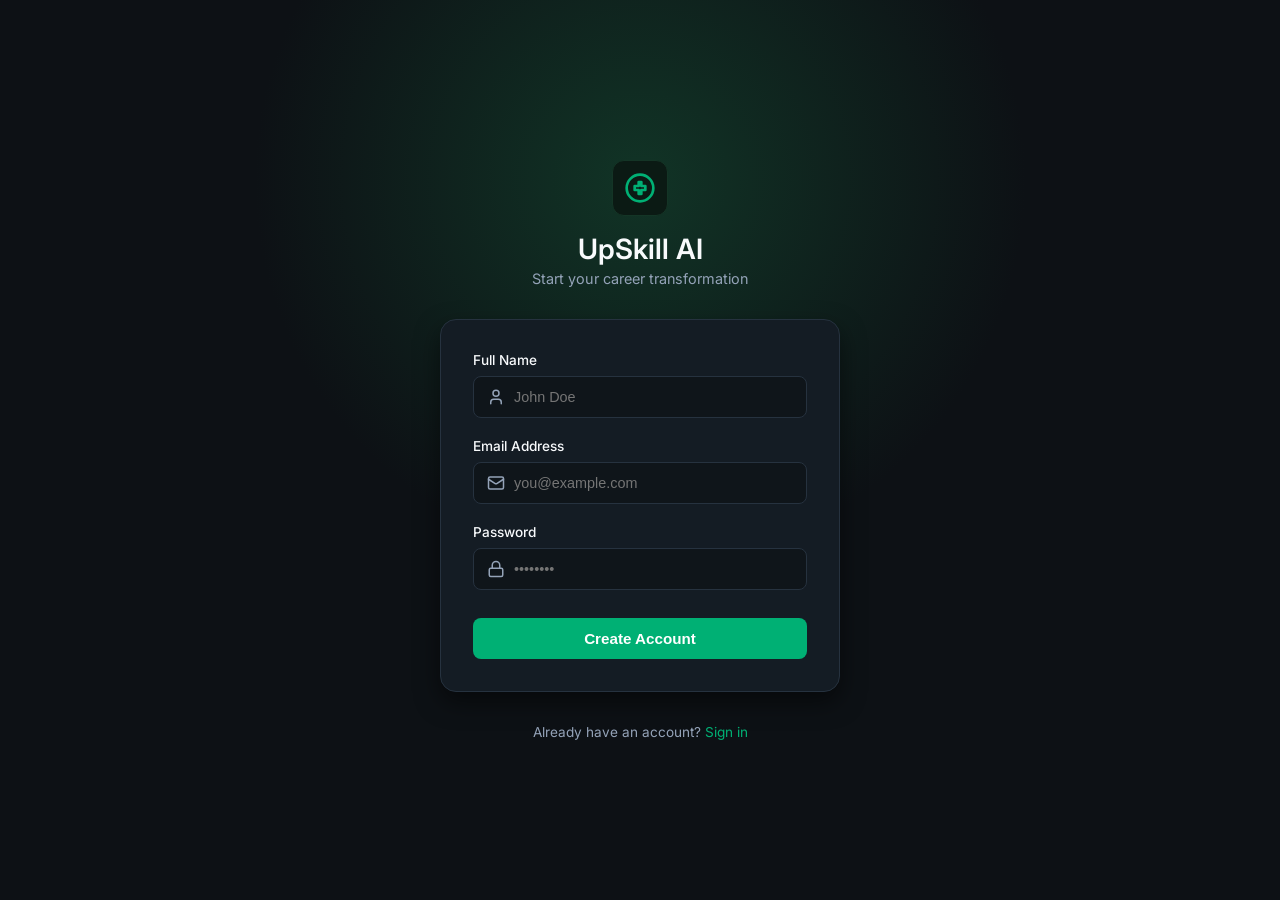
<file: frontend/register.html>
<!DOCTYPE html>
<html lang="en">
<head>
    <meta charset="UTF-8">
    <meta name="viewport" content="width=device-width, initial-scale=1.0">
    <title>UpSkill AI | Create Account</title>
    <link href="https://fonts.googleapis.com/css2?family=Inter:wght@400;500;600&display=swap" rel="stylesheet">
    <link rel="stylesheet" href="css/styles.css">
</head>
<body class="auth-page">

    <div class="logo-container">
        <div class="logo-icon">
            <svg xmlns="http://www.w3.org/2000/svg" viewBox="0 0 24 24" fill="none" stroke="currentColor" stroke-width="2" stroke-linecap="round" stroke-linejoin="round"><path d="M12 2C6.48 2 2 6.48 2 12s4.48 10 10 10 10-4.48 10-10S17.52 2 12 2zm-1 14.5v-3H8v-3h3v-3h2v3h3v3h-3v3h-2z"/></svg>
        </div>
        <h1>UpSkill AI</h1>
        <p>Start your career transformation</p>
    </div>

    <div class="auth-panel">
        <div id="error-msg" style="display:none; background:rgba(239,68,68,0.1); border:1px solid rgba(239,68,68,0.3); color:#ef4444; padding:0.75rem 1rem; border-radius:8px; font-size:0.85rem; margin-bottom:1rem;"></div>
        <form id="register-form">
            <div class="form-group">
                <label for="fullname">Full Name</label>
                <div class="input-icon-wrapper">
                    <svg xmlns="http://www.w3.org/2000/svg" viewBox="0 0 24 24" fill="none" stroke="currentColor" stroke-width="2" stroke-linecap="round" stroke-linejoin="round"><path d="M19 21v-2a4 4 0 0 0-4-4H9a4 4 0 0 0-4 4v2"/><circle cx="12" cy="7" r="4"/></svg>
                    <input type="text" id="fullname" placeholder="John Doe" required>
                </div>
            </div>
            <div class="form-group">
                <label for="email">Email Address</label>
                <div class="input-icon-wrapper">
                    <svg xmlns="http://www.w3.org/2000/svg" viewBox="0 0 24 24" fill="none" stroke="currentColor" stroke-width="2" stroke-linecap="round" stroke-linejoin="round"><rect width="20" height="16" x="2" y="4" rx="2"/><path d="m22 7-8.97 5.7a1.94 1.94 0 0 1-2.06 0L2 7"/></svg>
                    <input type="email" id="email" placeholder="you@example.com" required>
                </div>
            </div>
            <div class="form-group">
                <label for="password">Password</label>
                <div class="input-icon-wrapper">
                    <svg xmlns="http://www.w3.org/2000/svg" viewBox="0 0 24 24" fill="none" stroke="currentColor" stroke-width="2" stroke-linecap="round" stroke-linejoin="round"><rect width="18" height="11" x="3" y="11" rx="2" ry="2"/><path d="M7 11V7a5 5 0 0 1 10 0v4"/></svg>
                    <input type="password" id="password" placeholder="••••••••" required minlength="6">
                </div>
            </div>
            <button type="submit" id="submit-btn" class="btn-primary" style="margin-top:0.5rem;">Create Account</button>
        </form>
    </div>

    <div class="auth-footer">Already have an account? <a href="index.html">Sign in</a></div>

<script src="js/api-v2.js"></script>
<script>
    // Clear legacy localStorage tokens
    localStorage.removeItem('upskill_token');
    localStorage.removeItem('upskill_user');
    if (API.auth.isLoggedIn()) window.location.href = 'home.html';

    document.getElementById('register-form').addEventListener('submit', async (e) => {
        e.preventDefault();
        const btn = document.getElementById('submit-btn');
        const errEl = document.getElementById('error-msg');
        errEl.style.display = 'none';
        API.setLoading(btn, true, 'Creating account...');
        
        try {
            const response = await API.auth.register(
                document.getElementById('fullname').value,
                document.getElementById('email').value,
                document.getElementById('password').value
            );
            
            if (response.success) {
                API.showToast('Registration successful!', 'success');
                window.location.href = 'home.html';
            }
        } catch(err) {
            // Error already shown via toast
            console.error('Registration failed:', err);
        } finally {
            API.setLoading(btn, false);
        }
    });
</script>
</body>
</html>
</file>
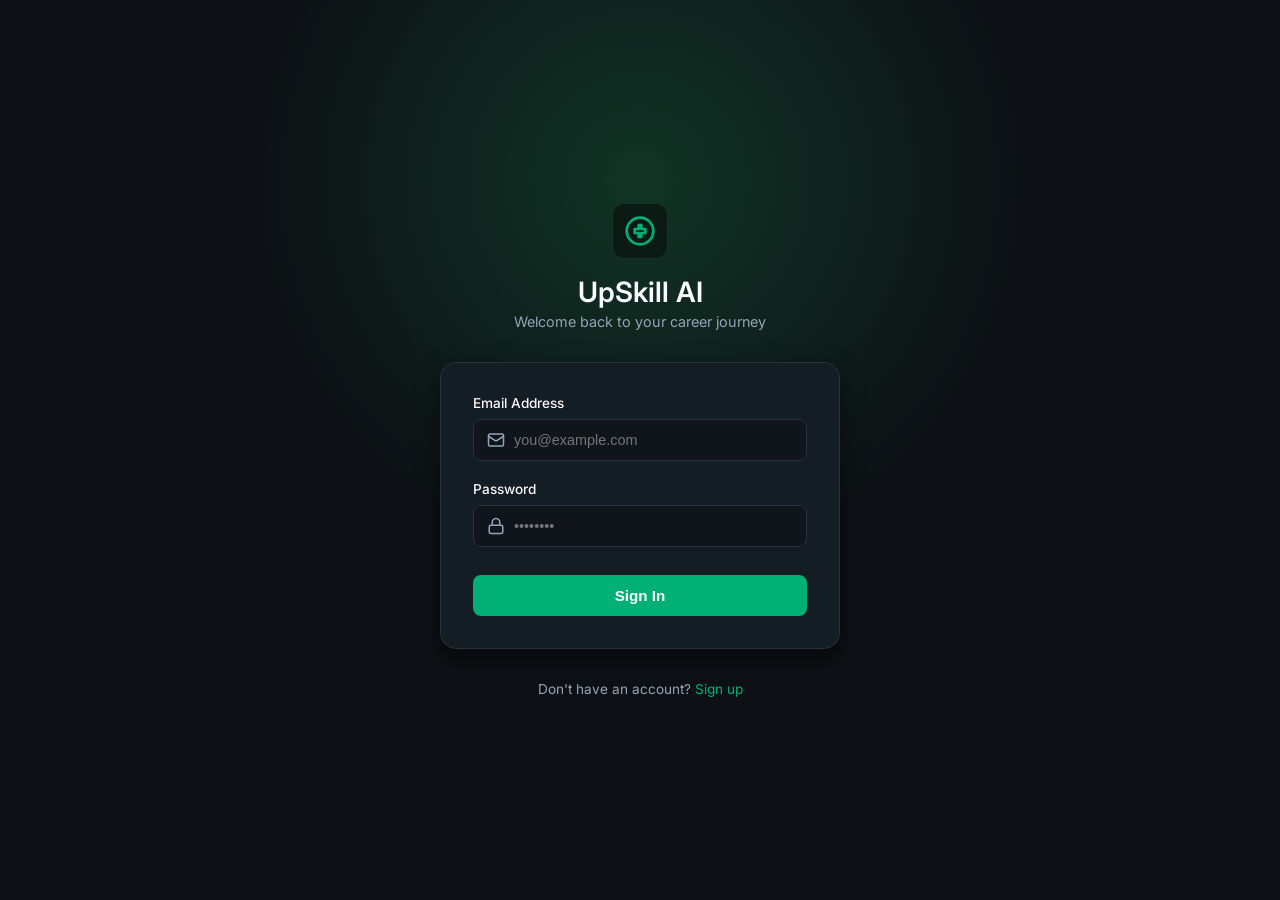
<file: frontend/resume.html>
<!DOCTYPE html>
<html lang="en">
<!-- UPDATED: 2026-04-09 19:57 - Skill Gap Analysis link added to sidebar -->
<head>
    <meta charset="UTF-8">
    <meta name="viewport" content="width=device-width, initial-scale=1.0">
    <meta http-equiv="Cache-Control" content="no-cache, no-store, must-revalidate">
    <meta http-equiv="Pragma" content="no-cache">
    <meta http-equiv="Expires" content="0">
    <title>UpSkill AI | Resume Analyzer</title>
    <link href="https://fonts.googleapis.com/css2?family=Inter:wght@400;500;600&display=swap" rel="stylesheet">
    <link rel="stylesheet" href="css/styles.css?v=20260409195728">
    <style>
        .results-panel { display:none; margin-top:2rem; }
        .score-grid { display:grid; grid-template-columns:repeat(auto-fill,minmax(160px,1fr)); gap:1rem; margin-bottom:1.5rem; }
        .score-box { background:rgba(255,255,255,0.03); border:1px solid var(--border-color); border-radius:var(--radius); padding:1rem; text-align:center; }
        .score-box .val { font-size:2rem; font-weight:600; color:var(--primary); }
        .score-box .lbl { font-size:0.75rem; color:var(--text-muted); text-transform:uppercase; letter-spacing:.05em; margin-top:.25rem; }
        .skills-chips { display:flex; flex-wrap:wrap; gap:.5rem; }
        .chip { background:rgba(0,176,116,.1); color:var(--primary); padding:.3rem .8rem; border-radius:20px; font-size:.8rem; border:1px solid rgba(0,176,116,.2); }
        .chip.missing { background:rgba(239,68,68,.07); color:#ef4444; border-color:rgba(239,68,68,.2); }
        .section-title { font-size:.7rem; text-transform:uppercase; letter-spacing:.07em; color:var(--text-muted); font-weight:600; margin-bottom:.75rem; }
        .suggestion-item { background:rgba(255,255,255,.02); border:1px solid var(--border-color); border-radius:var(--radius); padding:1rem; margin-bottom:.75rem; font-size:.875rem; line-height:1.6; }
        .file-picked { background:rgba(0,176,116,.08); border:1px solid rgba(0,176,116,.2); border-radius:var(--radius); padding:.6rem 1rem; font-size:.85rem; color:var(--primary); margin-bottom:.5rem; }

        /* History */
        .history-section { margin-top:2.5rem; }
        .history-header { display:flex; align-items:center; justify-content:space-between; margin-bottom:1rem; }
        .history-header h3 { font-size:1rem; font-weight:600; }
        .history-item { margin-bottom:.6rem; border:1px solid var(--border-color); border-radius:var(--radius); overflow:hidden; transition:border-color .15s; }
        .history-item.open { border-color:var(--primary); }
        .history-row { display:flex; align-items:center; gap:1rem; background:rgba(255,255,255,.02); padding:.9rem 1.1rem; cursor:pointer; transition:background .15s; user-select:none; }
        .history-row:hover { background:rgba(0,176,116,.05); }
        .history-item.open .history-row { background:rgba(0,176,116,.07); }
        .history-chevron { color:var(--text-muted); transition:transform .2s; flex-shrink:0; }
        .history-item.open .history-chevron { transform:rotate(90deg); color:var(--primary); }
        .history-role-badge { padding:.25rem .7rem; border-radius:12px; font-size:.72rem; font-weight:600; background:rgba(96,165,250,.1); color:#60a5fa; border:1px solid rgba(96,165,250,.2); white-space:nowrap; }
        .history-score { font-size:1.3rem; font-weight:700; min-width:42px; text-align:center; }
        .history-meta { flex:1; min-width:0; }
        .history-meta .fname { font-size:.875rem; font-weight:500; color:var(--text-main); white-space:nowrap; overflow:hidden; text-overflow:ellipsis; }
        .history-meta .date { font-size:.75rem; color:var(--text-muted); margin-top:.15rem; }
        .history-stats { display:flex; gap:1.25rem; }
        .history-stat { text-align:center; }
        .history-stat .v { font-size:.95rem; font-weight:600; color:var(--text-main); }
        .history-stat .l { font-size:.62rem; text-transform:uppercase; color:var(--text-muted); letter-spacing:.04em; }
        .history-empty { text-align:center; padding:2rem; color:var(--text-muted); font-size:.875rem; }
        /* Expand panel */
        .history-detail { display:none; padding:1.25rem 1.25rem 1.5rem; border-top:1px solid var(--border-color); background:rgba(0,0,0,.15); }
        .history-item.open .history-detail { display:block; }
        .detail-grid { display:grid; grid-template-columns:1fr 1fr; gap:1.25rem; margin-bottom:1.25rem; }
        @media(max-width:640px){ .detail-grid{ grid-template-columns:1fr; } }
        .detail-section h4 { font-size:.7rem; text-transform:uppercase; letter-spacing:.06em; color:var(--text-muted); font-weight:600; margin-bottom:.6rem; }
        .detail-chips { display:flex; flex-wrap:wrap; gap:.4rem; }
        .detail-chip { padding:.22rem .65rem; border-radius:12px; font-size:.75rem; }
        .chip-skill { background:rgba(0,176,116,.1); color:var(--primary); border:1px solid rgba(0,176,116,.2); }
        .chip-matched { background:rgba(96,165,250,.1); color:#60a5fa; border:1px solid rgba(96,165,250,.2); }
        .chip-missing { background:rgba(239,68,68,.08); color:#ef4444; border:1px solid rgba(239,68,68,.2); }
        .detail-suggestion { font-size:.82rem; color:var(--text-muted); padding:.55rem .8rem; background:rgba(255,255,255,.02); border:1px solid var(--border-color); border-radius:var(--radius); margin-bottom:.4rem; line-height:1.5; }
        .detail-suggestion:last-child { margin-bottom:0; }
        .breakdown-row { display:flex; align-items:center; gap:.75rem; margin-bottom:.5rem; }
        .breakdown-row:last-child { margin-bottom:0; }
        .breakdown-label { font-size:.78rem; color:var(--text-muted); width:140px; flex-shrink:0; }
        .breakdown-bar { flex:1; height:6px; background:rgba(255,255,255,.06); border-radius:3px; overflow:hidden; }
        .breakdown-fill { height:100%; border-radius:3px; background:linear-gradient(90deg,var(--primary),#60a5fa); }
        .breakdown-val { font-size:.78rem; font-weight:600; color:#fff; width:32px; text-align:right; flex-shrink:0; }
    </style>
</head>
<body>
<div class="app-layout">
    <aside class="sidebar" id="sidebar">
        <div class="sidebar-header">
            <div class="logo-icon"><svg xmlns="http://www.w3.org/2000/svg" viewBox="0 0 24 24" fill="none" stroke="currentColor" stroke-width="2" stroke-linecap="round" stroke-linejoin="round"><path d="M12 2C6.48 2 2 6.48 2 12s4.48 10 10 10 10-4.48 10-10S17.52 2 12 2zm-1 14.5v-3H8v-3h3v-3h2v3h3v3h-3v3h-2z"/></svg></div>
            <span>UpSkill AI</span>
        </div>
        <nav class="sidebar-nav">
            <a href="home.html" class="nav-item"><svg xmlns="http://www.w3.org/2000/svg" viewBox="0 0 24 24" fill="none" stroke="currentColor" stroke-width="2" stroke-linecap="round" stroke-linejoin="round"><path d="m3 9 9-7 9 7v11a2 2 0 0 1-2 2H5a2 2 0 0 1-2-2z"/><polyline points="9 22 9 12 15 12 15 22"/></svg>Home</a>
            <a href="insights.html" class="nav-item"><svg xmlns="http://www.w3.org/2000/svg" viewBox="0 0 24 24" fill="none" stroke="currentColor" stroke-width="2" stroke-linecap="round" stroke-linejoin="round"><line x1="18" y1="20" x2="18" y2="10"/><line x1="12" y1="20" x2="12" y2="4"/><line x1="6" y1="20" x2="6" y2="14"/></svg>Insights & Results</a>
            <a href="resume.html" class="nav-item active"><svg xmlns="http://www.w3.org/2000/svg" viewBox="0 0 24 24" fill="none" stroke="currentColor" stroke-width="2" stroke-linecap="round" stroke-linejoin="round"><path d="M14.5 2H6a2 2 0 0 0-2 2v16a2 2 0 0 0 2 2h12a2 2 0 0 0 2-2V7.5L14.5 2z"/><polyline points="14 2 14 8 20 8"/></svg>Resume Analysis</a>
            <a href="interview.html" class="nav-item"><svg xmlns="http://www.w3.org/2000/svg" viewBox="0 0 24 24" fill="none" stroke="currentColor" stroke-width="2" stroke-linecap="round" stroke-linejoin="round"><path d="M15.6 11.6L22 7v10l-6.4-4.5v-1z"/><rect width="14" height="14" x="2" y="5" rx="2" ry="2"/></svg>Mock Interview</a>
            <a href="skill-gap.html" class="nav-item"><svg xmlns="http://www.w3.org/2000/svg" viewBox="0 0 24 24" fill="none" stroke="currentColor" stroke-width="2" stroke-linecap="round" stroke-linejoin="round"><circle cx="12" cy="12" r="10"/><path d="M12 6v6l4 2"/></svg>Skill Gap Analysis</a>
            <a href="coach.html" class="nav-item"><svg xmlns="http://www.w3.org/2000/svg" viewBox="0 0 24 24" fill="none" stroke="currentColor" stroke-width="2" stroke-linecap="round" stroke-linejoin="round"><path d="M21 15a2 2 0 0 1-2 2H7l-4 4V5a2 2 0 0 1 2-2h14a2 2 0 0 1 2 2z"/></svg>Career Coach</a>
            <a href="profile.html" class="nav-item"><svg xmlns="http://www.w3.org/2000/svg" viewBox="0 0 24 24" fill="none" stroke="currentColor" stroke-width="2" stroke-linecap="round" stroke-linejoin="round"><circle cx="12" cy="8" r="4"/><path d="M4 20c0-4 3.6-7 8-7s8 3 8 7"/></svg>Profile</a>
        </nav>
        <div class="sidebar-footer">
            <a href="#" id="collapse-btn" class="nav-item" style="color:var(--text-muted);"><svg xmlns="http://www.w3.org/2000/svg" viewBox="0 0 24 24" fill="none" stroke="currentColor" stroke-width="2" stroke-linecap="round" stroke-linejoin="round"><path d="m15 18-6-6 6-6"/></svg>Collapse Sidebar</a>
            <a href="#" id="logout-btn" class="nav-item" style="color:#ef4444;"><svg xmlns="http://www.w3.org/2000/svg" viewBox="0 0 24 24" fill="none" stroke="currentColor" stroke-width="2" stroke-linecap="round" stroke-linejoin="round"><path d="M9 21H5a2 2 0 0 1-2-2V5a2 2 0 0 1 2-2h4"/><polyline points="16 17 21 12 16 7"/><line x1="21" x2="9" y1="12" y2="12"/></svg>Logout</a>
        </div>
    </aside>

    <main class="main-content">
        <header class="top-header">
            <div class="breadcrumb">UPSKILL AI &nbsp;&gt;&nbsp; <span class="active">Resume</span></div>
            <div class="header-right">
                <div class="search-bar"><svg xmlns="http://www.w3.org/2000/svg" viewBox="0 0 24 24" fill="none" stroke="currentColor" stroke-width="2" stroke-linecap="round" stroke-linejoin="round"><circle cx="11" cy="11" r="8"/><line x1="21" x2="16.65" y1="21" y2="16.65"/></svg><input type="text" placeholder="Search resources..."></div>
            </div>
        </header>

        <div class="page-container">
            <div class="page-header"><h2 class="page-title">Resume Analyzer</h2><p class="page-subtitle">Upload your resume and get AI-powered ATS scoring and personalized feedback.</p></div>

            <div class="widget-panel">
                <div class="upload-icon"><svg xmlns="http://www.w3.org/2000/svg" viewBox="0 0 24 24" fill="none" stroke="currentColor" stroke-width="2" stroke-linecap="round" stroke-linejoin="round"><path d="M21 15v4a2 2 0 0 1-2 2H5a2 2 0 0 1-2-2v-4"/><polyline points="17 8 12 3 7 8"/><line x1="12" x2="12" y1="3" y2="15"/></svg></div>
                <h3 style="font-size:1.1rem;font-weight:500;margin-bottom:.5rem;">Upload your resume</h3>
                <p style="color:var(--text-muted);font-size:.9rem;margin-bottom:1.5rem;">PDF files up to 5MB</p>

                <div class="form-group-center">
                    <label style="font-size:.75rem;color:var(--text-muted);text-transform:uppercase;letter-spacing:.05em;display:block;margin-bottom:.5rem;">Target Role</label>
                    <input type="text" id="target-role" class="form-input" value="Software Engineer" style="margin-bottom:1rem;">

                    <input type="file" id="file-input" accept=".pdf" style="display:none;">
                    <div id="file-picked" style="display:none;" class="file-picked"></div>
                    <button id="select-file-btn" class="btn-secondary" style="margin-bottom:1rem;">
                        <svg xmlns="http://www.w3.org/2000/svg" width="16" height="16" viewBox="0 0 24 24" fill="none" stroke="currentColor" stroke-width="2" stroke-linecap="round" stroke-linejoin="round" style="margin-right:6px;vertical-align:middle;"><path d="M21 15v4a2 2 0 0 1-2 2H5a2 2 0 0 1-2-2v-4"/><polyline points="17 8 12 3 7 8"/><line x1="12" x2="12" y1="3" y2="15"/></svg>Select File
                    </button>
                    <button id="analyze-btn" class="btn-primary btn-icon">
                        <svg xmlns="http://www.w3.org/2000/svg" width="18" height="18" viewBox="0 0 24 24" fill="none" stroke="currentColor" stroke-width="2" stroke-linecap="round" stroke-linejoin="round"><path d="m13 2-2 2.5h3L12 7"/><path d="M12 22a10 10 0 1 0 0-20 10 10 0 0 0 0 20Z"/></svg>
                        Analyze Resume
                    </button>
                </div>
            </div>

            <!-- Results -->
            <div class="results-panel" id="results-panel">
                <h3 style="font-size:1.2rem;font-weight:600;margin-bottom:1.5rem;">Analysis Results</h3>

                <div class="score-grid" id="score-grid"></div>

                <div style="display:grid;grid-template-columns:1fr 1fr;gap:1.5rem;margin-bottom:1.5rem;">
                    <div class="widget-panel" style="align-items:stretch;padding:1.5rem;border-style:solid;">
                        <p class="section-title">Skills Detected</p>
                        <div id="skills-found" class="skills-chips"></div>
                    </div>
                    <div class="widget-panel" style="align-items:stretch;padding:1.5rem;border-style:solid;">
                        <p class="section-title">Missing Skills</p>
                        <div id="skills-missing" class="skills-chips"></div>
                    </div>
                </div>

                <div class="widget-panel" style="align-items:stretch;padding:1.5rem;border-style:solid;">
                    <p class="section-title">AI Suggestions</p>
                    <div id="suggestions-list"></div>
                </div>
            </div>

            <!-- ── Analysis History ── -->
            <div class="history-section">
                <div class="history-header">
                    <h3>
                        <svg xmlns="http://www.w3.org/2000/svg" width="16" height="16" viewBox="0 0 24 24" fill="none" stroke="var(--primary)" stroke-width="2" style="vertical-align:middle;margin-right:.4rem;"><circle cx="12" cy="12" r="10"/><polyline points="12 6 12 12 16 14"/></svg>
                        Analysis History
                    </h3>
                    <span id="history-count" style="font-size:.78rem;color:var(--text-muted);"></span>
                </div>
                <div id="history-list"><div class="history-empty">Loading history...</div></div>
            </div>
        </div>
    </main>
</div>

<script src="js/api-v2.js"></script>
<script src="js/app.js"></script>
<script>
    API.guardPage();
    API.populateUserInfo();
    document.getElementById('logout-btn').addEventListener('click', e => { e.preventDefault(); API.auth.logout(); });

    let selectedFile = null;

    document.getElementById('select-file-btn').addEventListener('click', () => {
        document.getElementById('file-input').click();
    });

    document.getElementById('file-input').addEventListener('change', (e) => {
        selectedFile = e.target.files[0];
        if (selectedFile) {
            const pickedEl = document.getElementById('file-picked');
            pickedEl.textContent = `✓ ${selectedFile.name} (${(selectedFile.size/1024/1024).toFixed(2)} MB)`;
            pickedEl.style.display = 'block';
        }
    });

    // ── Load history ──────────────────────────────────────────────────────────
    async function loadHistory() {
        try {
            const res = await API.resume.history();
            const list = document.getElementById('history-list');
            const countEl = document.getElementById('history-count');

            if (!res.success) { list.innerHTML = '<div class="history-empty">Could not load history.</div>'; return; }

            // Backend returns { success, history, stats } — history is top-level
            const history = res.history || res.data?.history || [];
            countEl.textContent = history.length ? `${history.length} record${history.length > 1 ? 's' : ''}` : '';

            if (history.length === 0) {
                list.innerHTML = '<div class="history-empty">No analyses yet. Upload your first resume above.</div>';
                return;
            }

            list.innerHTML = history.map(r => {
                const score = r.ats_score || 0;
                const color = score >= 70 ? 'var(--primary)' : score >= 50 ? '#f97316' : '#ef4444';
                const date = r.uploaded_at
                    ? new Date(r.uploaded_at).toLocaleDateString('en-US', { month:'short', day:'numeric', year:'numeric' })
                    : '—';
                const role = r.target_role && r.target_role !== '—' ? r.target_role : 'General';

                // Build breakdown bars
                const bd = r.breakdown || {};
                const breakdownHtml = Object.keys(bd).length ? `
                    <div style="margin-bottom:1.25rem;">
                        <h4>Score Breakdown</h4>
                        ${Object.entries(bd).map(([k,v]) => `
                            <div class="breakdown-row">
                                <span class="breakdown-label">${k.replace(/_/g,' ')}</span>
                                <div class="breakdown-bar"><div class="breakdown-fill" style="width:${v}%"></div></div>
                                <span class="breakdown-val">${v}</span>
                            </div>`).join('')}
                    </div>` : '';

                // Skills
                const skillsHtml = (r.skills || []).length ? `
                    <div class="detail-section">
                        <h4>Skills Detected (${r.skills.length})</h4>
                        <div class="detail-chips">
                            ${r.skills.slice(0,20).map(s => `<span class="detail-chip chip-skill">${s}</span>`).join('')}
                        </div>
                    </div>` : '';

                // Missing keywords
                const missingHtml = (r.missing_kw_list || []).length ? `
                    <div class="detail-section">
                        <h4>Missing Keywords (${r.missing_kw_list.length})</h4>
                        <div class="detail-chips">
                            ${r.missing_kw_list.slice(0,20).map(s => `<span class="detail-chip chip-missing">${s}</span>`).join('')}
                        </div>
                    </div>` : '';

                // Matched keywords
                const matchedHtml = (r.matched_kw_list || []).length ? `
                    <div class="detail-section">
                        <h4>Matched Keywords (${r.matched_kw_list.length})</h4>
                        <div class="detail-chips">
                            ${r.matched_kw_list.slice(0,20).map(s => `<span class="detail-chip chip-matched">${s}</span>`).join('')}
                        </div>
                    </div>` : '';

                // Suggestions
                const suggestionsHtml = (r.suggestions || []).length ? `
                    <div style="margin-top:1.25rem;">
                        <h4 style="font-size:.7rem;text-transform:uppercase;letter-spacing:.06em;color:var(--text-muted);font-weight:600;margin-bottom:.6rem;">AI Suggestions</h4>
                        ${r.suggestions.map(s => `<div class="detail-suggestion">${s}</div>`).join('')}
                    </div>` : '';

                return `
                <div class="history-item" id="hist-${r.id}">
                    <div class="history-row" onclick="toggleHistory('hist-${r.id}')">
                        <div class="history-score" style="color:${color};">${score}</div>
                        <div class="history-meta">
                            <div class="fname">${r.file_name || 'resume.pdf'}</div>
                            <div class="date">${date}</div>
                        </div>
                        <div class="history-role-badge">${role}</div>
                        <div class="history-stats">
                            <div class="history-stat">
                                <div class="v">${r.skills_count || 0}</div>
                                <div class="l">Skills</div>
                            </div>
                            <div class="history-stat">
                                <div class="v" style="color:var(--primary);">${r.matched_keywords || 0}</div>
                                <div class="l">Matched</div>
                            </div>
                            <div class="history-stat">
                                <div class="v" style="color:#ef4444;">${r.missing_keywords || 0}</div>
                                <div class="l">Missing</div>
                            </div>
                        </div>
                        <div class="history-chevron">
                            <svg xmlns="http://www.w3.org/2000/svg" width="16" height="16" viewBox="0 0 24 24" fill="none" stroke="currentColor" stroke-width="2"><path d="m9 18 6-6-6-6"/></svg>
                        </div>
                    </div>
                    <div class="history-detail">
                        ${breakdownHtml}
                        <div class="detail-grid">
                            ${skillsHtml}
                            ${missingHtml}
                            ${matchedHtml}
                        </div>
                        ${suggestionsHtml}
                    </div>
                </div>`;
            }).join('');
        } catch(e) {
            console.error('History error:', e);
            document.getElementById('history-list').innerHTML = '<div class="history-empty">Could not load history.</div>';
        }
    }

    function toggleHistory(id) {
        const item = document.getElementById(id);
        if (item) item.classList.toggle('open');
    }

    loadHistory();

    // ── Analyze ───────────────────────────────────────────────────────────────
    document.getElementById('analyze-btn').addEventListener('click', async () => {
        if (!selectedFile) { 
            API.showToast('Please select a PDF file first.', 'warning'); 
            return; 
        }
        
        const btn = document.getElementById('analyze-btn');
        API.setLoading(btn, true, 'Analyzing...');
        
        try {
            const targetRole = document.getElementById('target-role').value.trim() || 'General';
            const response = await API.resume.upload(selectedFile, targetRole);
            
            if (response.success) {
                const data = response.data;
                const atsScore = data.ats_score || 0;

                document.getElementById('score-grid').innerHTML = `
                    <div class="score-box"><div class="val" style="color:${atsScore>=70?'var(--primary)':atsScore>=50?'#f97316':'#ef4444'}">${atsScore}</div><div class="lbl">ATS Score</div></div>
                    <div class="score-box"><div class="val">${data.matched_keywords?.length || 0}</div><div class="lbl">Keywords Matched</div></div>
                    <div class="score-box"><div class="val">${data.suggestions?.length || 0}</div><div class="lbl">Improvements</div></div>
                `;

                const skills = data.extracted_data?.skills || [];
                const skillNames = skills.map(s => typeof s === 'string' ? s : (s.name || s));
                document.getElementById('skills-found').innerHTML = skillNames.slice(0,20).map(s => `<span class="chip">${s}</span>`).join('') 
                    || '<span style="color:var(--text-muted);font-size:.85rem;">None detected</span>';

                const missing = data.missing_keywords || [];
                document.getElementById('skills-missing').innerHTML = missing.slice(0,20).map(s => `<span class="chip missing">${s}</span>`).join('') 
                    || '<span style="color:var(--text-muted);font-size:.85rem;">None — great job!</span>';

                const suggestions = data.suggestions || [];
                document.getElementById('suggestions-list').innerHTML = suggestions.length 
                    ? suggestions.map(s => `<div class="suggestion-item">${s}</div>`).join('') 
                    : '<div class="suggestion-item">Resume looks good! Consider tailoring it further to the target role.</div>';

                document.getElementById('results-panel').style.display = 'block';
                document.getElementById('results-panel').scrollIntoView({ behavior:'smooth', block:'start' });
                API.showToast('Resume analyzed successfully!', 'success');

                // Refresh history to show the new entry
                loadHistory();
            } else {
                API.showToast(response.error?.message || 'Analysis failed', 'error');
            }
        } catch(err) {
            console.error('Analysis failed:', err);
            API.showToast(err.message || 'Analysis failed', 'error');
        } finally {
            API.setLoading(btn, false);
        }
    });
</script>
</body>
</html>
</file>
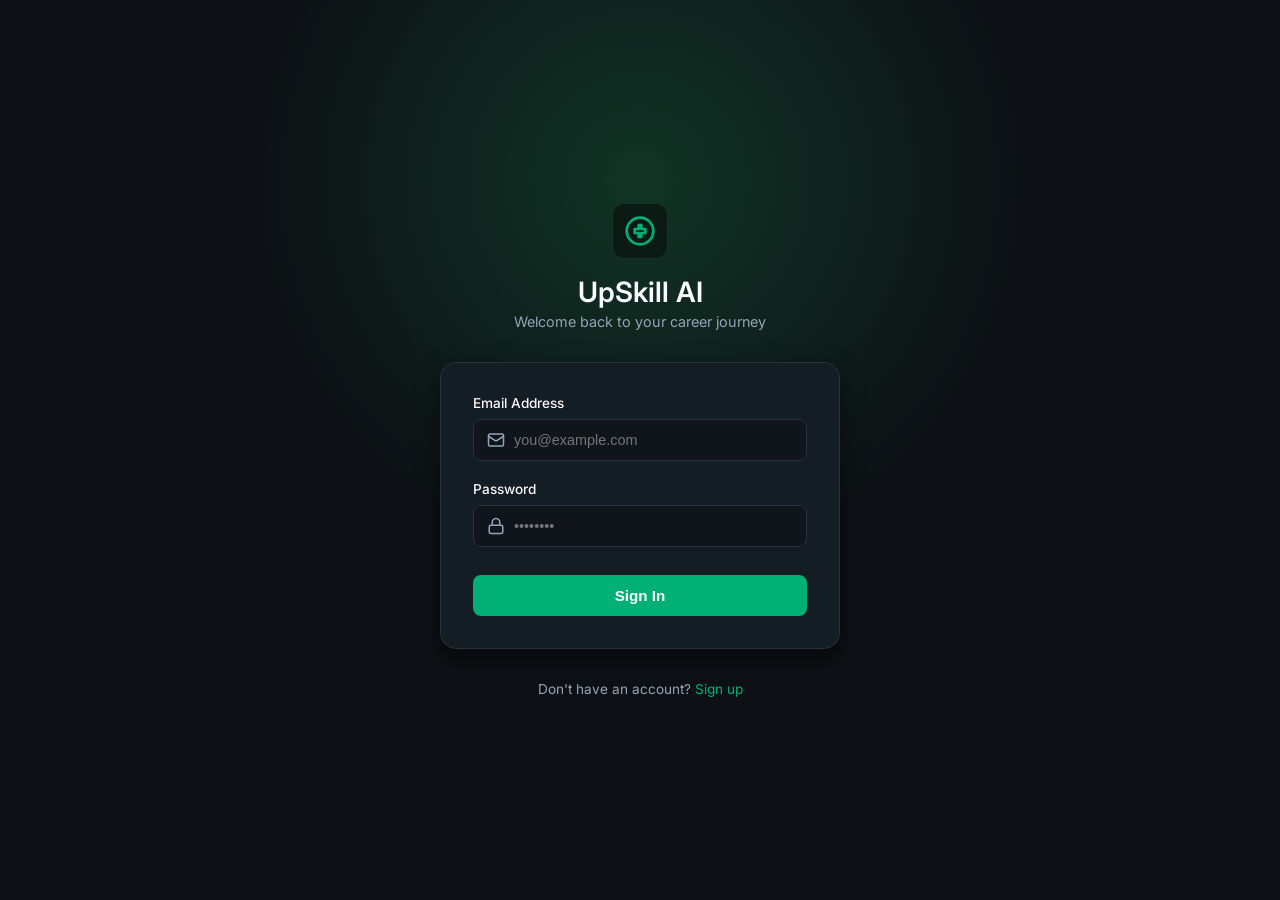
<file: frontend/skill-gap.html>
<!DOCTYPE html>
<html lang="en">
<head>
    <meta charset="UTF-8">
    <meta name="viewport" content="width=device-width, initial-scale=1.0">
    <title>UpSkill AI | Skill Gap Analysis</title>
    <link href="https://fonts.googleapis.com/css2?family=Inter:wght@400;500;600&display=swap" rel="stylesheet">
    <link rel="stylesheet" href="css/styles.css">
    <style>
        /* Enhanced Skill Gap Analysis Styles */
        .analysis-grid { 
            display: grid; 
            grid-template-columns: repeat(auto-fit, minmax(240px, 1fr)); 
            gap: 1.5rem; 
            margin-bottom: 2rem; 
        }
        
        .stat-card { 
            background: var(--bg-panel); 
            border: 1px solid var(--border-color); 
            border-radius: var(--radius-lg); 
            padding: 1.75rem;
            transition: transform 0.2s, box-shadow 0.2s;
        }
        
        .stat-card:hover {
            transform: translateY(-2px);
            box-shadow: 0 8px 24px rgba(0,0,0,0.3);
        }
        
        .stat-value { 
            font-size: 2.5rem; 
            font-weight: 600; 
            margin-bottom: 0.5rem;
            background: linear-gradient(135deg, var(--primary), #60a5fa);
            -webkit-background-clip: text;
            -webkit-text-fill-color: transparent;
            background-clip: text;
        }
        
        .stat-label { 
            font-size: 0.75rem; 
            text-transform: uppercase; 
            letter-spacing: 0.05em; 
            color: var(--text-muted); 
            font-weight: 600;
        }
        
        .readiness-circle { 
            width: 140px; 
            height: 140px; 
            border-radius: 50%; 
            display: flex; 
            align-items: center; 
            justify-content: center; 
            font-size: 2.5rem; 
            font-weight: 700; 
            margin: 0 auto 1rem;
            position: relative;
            box-shadow: 0 8px 32px rgba(0,176,116,0.3);
        }
        
        .readiness-circle::after {
            content: '%';
            font-size: 1.2rem;
            margin-left: 0.2rem;
        }
        
        .skill-list { 
            display: flex; 
            flex-direction: column; 
            gap: 0.75rem; 
            max-height: 400px;
            overflow-y: auto;
            padding-right: 0.5rem;
        }
        
        .skill-list::-webkit-scrollbar {
            width: 6px;
        }
        
        .skill-list::-webkit-scrollbar-track {
            background: rgba(255,255,255,0.05);
            border-radius: 3px;
        }
        
        .skill-list::-webkit-scrollbar-thumb {
            background: var(--primary);
            border-radius: 3px;
        }
        
        .skill-item { 
            background: rgba(255,255,255,0.03); 
            border: 1px solid var(--border-color); 
            border-radius: var(--radius); 
            padding: 1rem 1.25rem; 
            display: flex; 
            justify-content: space-between; 
            align-items: center;
            transition: all 0.2s;
        }
        
        .skill-item:hover {
            background: rgba(255,255,255,0.06);
            border-color: var(--primary);
            transform: translateX(4px);
        }
        
        .skill-badge { 
            padding: 0.35rem 0.85rem; 
            border-radius: 16px; 
            font-size: 0.7rem; 
            font-weight: 600;
            text-transform: uppercase;
            letter-spacing: 0.05em;
        }
        
        .badge-high { 
            background: rgba(239,68,68,0.15); 
            color: #ef4444; 
            border: 1px solid rgba(239,68,68,0.3);
            box-shadow: 0 2px 8px rgba(239,68,68,0.2);
        }
        
        .badge-medium { 
            background: rgba(251,146,60,0.15); 
            color: #fb923c; 
            border: 1px solid rgba(251,146,60,0.3);
            box-shadow: 0 2px 8px rgba(251,146,60,0.2);
        }
        
        .badge-low { 
            background: rgba(96,165,250,0.15); 
            color: #60a5fa; 
            border: 1px solid rgba(96,165,250,0.3);
            box-shadow: 0 2px 8px rgba(96,165,250,0.2);
        }
        
        .phase-card { 
            background: var(--bg-panel); 
            border: 1px solid var(--border-color); 
            border-radius: var(--radius-lg); 
            padding: 1.75rem; 
            margin-bottom: 1.25rem;
            transition: all 0.2s;
        }
        
        .phase-card:hover {
            border-color: var(--primary);
            box-shadow: 0 4px 16px rgba(0,176,116,0.2);
        }
        
        .phase-header { 
            display: flex; 
            justify-content: space-between; 
            align-items: center; 
            margin-bottom: 1.25rem; 
        }
        
        .phase-number { 
            width: 48px; 
            height: 48px; 
            border-radius: 50%; 
            background: linear-gradient(135deg, var(--primary), #60a5fa);
            color: #fff; 
            display: flex; 
            align-items: center; 
            justify-content: center; 
            font-weight: 700;
            font-size: 1.2rem;
            box-shadow: 0 4px 12px rgba(0,176,116,0.4);
        }
        
        .resource-list { 
            list-style: none; 
            padding: 0; 
            margin: 0.75rem 0; 
        }
        
        .resource-list li { 
            padding: 0.6rem 0; 
            padding-left: 1.75rem; 
            position: relative;
            line-height: 1.6;
            color: var(--text-muted);
        }
        
        .resource-list li:before { 
            content: "→"; 
            position: absolute; 
            left: 0; 
            color: var(--primary);
            font-weight: 600;
        }
        
        .progress-bar { 
            width: 100%; 
            height: 10px; 
            background: rgba(255,255,255,0.05); 
            border-radius: 5px; 
            overflow: hidden; 
            margin-top: 0.75rem;
            box-shadow: inset 0 2px 4px rgba(0,0,0,0.2);
        }
        
        .progress-fill { 
            height: 100%; 
            background: linear-gradient(90deg, var(--primary), #60a5fa); 
            transition: width 0.5s ease;
            box-shadow: 0 0 10px rgba(0,176,116,0.5);
        }
        
        .section-title { 
            font-size: 1.15rem; 
            font-weight: 600; 
            margin-bottom: 1.25rem; 
            display: flex; 
            align-items: center; 
            gap: 0.75rem;
            color: #fff;
        }
        
        .section-title svg {
            color: var(--primary);
        }
        
        .empty-state { 
            text-align: center; 
            padding: 3rem 1rem; 
            color: var(--text-muted); 
        }
        
        .empty-state svg { 
            width: 64px; 
            height: 64px; 
            margin-bottom: 1rem; 
            opacity: 0.3; 
        }
        
        .loading-spinner { 
            display: inline-block; 
            width: 20px; 
            height: 20px; 
            border: 3px solid rgba(255,255,255,0.3); 
            border-radius: 50%; 
            border-top-color: var(--primary); 
            animation: spin 0.8s linear infinite; 
        }
        
        @keyframes spin { 
            to { transform: rotate(360deg); } 
        }
        
        /* Setup Card Enhancement */
        .setup-card {
            max-width: 700px;
            margin: 2rem auto;
            background: var(--bg-panel);
            border: 1px solid var(--border-color);
            border-radius: var(--radius-lg);
            padding: 2.5rem;
            box-shadow: 0 8px 32px rgba(0,0,0,0.3);
        }
        
        .setup-card h3 {
            font-size: 1.5rem;
            margin-bottom: 0.5rem;
            background: linear-gradient(135deg, var(--primary), #60a5fa);
            -webkit-background-clip: text;
            -webkit-text-fill-color: transparent;
            background-clip: text;
        }
        
        .setup-card .subtitle {
            color: var(--text-muted);
            margin-bottom: 2rem;
            font-size: 0.95rem;
        }
        
        .form-group {
            margin-bottom: 1.5rem;
        }
        
        .form-label {
            display: block;
            margin-bottom: 0.75rem;
            font-size: 0.875rem;
            font-weight: 600;
            color: var(--text-main);
            text-transform: uppercase;
            letter-spacing: 0.05em;
        }
        
        .role-select {
            width: 100%;
            padding: 0.875rem 1rem;
            background: var(--bg-input);
            border: 1px solid var(--border-color);
            border-radius: var(--radius);
            color: var(--text-main);
            font-family: var(--font-family);
            font-size: 1rem;
            transition: all 0.2s;
            appearance: none;
            background-image: url("data:image/svg+xml,%3Csvg xmlns='http://www.w3.org/2000/svg' width='12' height='12' viewBox='0 0 24 24' fill='none' stroke='%2300b074' stroke-width='2'%3E%3Cpath d='m6 9 6 6 6-6'/%3E%3C/svg%3E");
            background-repeat: no-repeat;
            background-position: right 1rem center;
            cursor: pointer;
        }
        
        .role-select:hover {
            border-color: var(--primary);
        }
        
        .role-select:focus {
            outline: none;
            border-color: var(--primary);
            box-shadow: 0 0 0 3px rgba(0,176,116,0.1);
        }
        
        .exp-pill {
            flex: 1;
            padding: 0.75rem 0;
            text-align: center;
            font-size: 0.875rem;
            font-weight: 600;
            border: 2px solid var(--border-color);
            border-radius: var(--radius);
            background: transparent;
            color: var(--text-muted);
            cursor: pointer;
            transition: all 0.2s;
        }
        
        .exp-pill:hover {
            border-color: var(--primary);
            color: var(--primary);
            transform: translateY(-2px);
        }
        
        .exp-pill.active {
            border-color: var(--primary);
            color: #fff;
            background: linear-gradient(135deg, var(--primary), #60a5fa);
            box-shadow: 0 4px 12px rgba(0,176,116,0.3);
        }
        
        /* Analysis Summary Card */
        .summary-card {
            background: linear-gradient(135deg, rgba(0,176,116,0.1), rgba(96,165,250,0.1));
            border: 1px solid rgba(0,176,116,0.3);
            border-radius: var(--radius-lg);
            padding: 2rem;
            margin-bottom: 2rem;
        }
        
        .summary-card p {
            line-height: 1.8;
            font-size: 1.05rem;
            color: var(--text-main);
        }
        
        /* Skill Grid Layout */
        .skills-grid {
            display: grid;
            grid-template-columns: 1fr 1fr;
            gap: 2rem;
            margin-bottom: 2rem;
        }
        
        @media (max-width: 968px) {
            .skills-grid {
                grid-template-columns: 1fr;
            }
        }
        
        /* Action Buttons */
        .action-buttons {
            display: flex;
            gap: 1rem;
            flex-wrap: wrap;
        }
        
        .action-buttons .enable-btn,
        .action-buttons .btn-secondary {
            flex: 1;
            min-width: 200px;
        }

        /* History panels in skill gap */
        .sg-history-grid { display:grid; grid-template-columns:1fr 1fr; gap:1.5rem; margin-top:1.75rem; }
        @media(max-width:768px){ .sg-history-grid{ grid-template-columns:1fr; } }
        .sg-history-panel { background:var(--bg-panel); border:1px solid var(--border-color); border-radius:var(--radius-lg); padding:1.25rem; }
        .sg-history-panel h4 { font-size:.8rem; font-weight:600; text-transform:uppercase; letter-spacing:.05em; color:var(--text-muted); margin-bottom:1rem; display:flex; align-items:center; gap:.5rem; }
        .sg-history-panel h4 svg { color:var(--primary); }
        .sg-hist-row { display:flex; align-items:center; gap:.75rem; padding:.6rem .75rem; border-radius:var(--radius); border:1px solid var(--border-color); margin-bottom:.4rem; background:rgba(255,255,255,.02); cursor:pointer; transition:all .15s; }
        .sg-hist-row:last-child { margin-bottom:0; }
        .sg-hist-row:hover { border-color:var(--primary); background:rgba(0,176,116,.05); }
        .sg-hist-row.selected { border-color:var(--primary); background:rgba(0,176,116,.1); }
        .sg-hist-score { font-size:1.1rem; font-weight:700; min-width:36px; text-align:center; }
        .sg-hist-info { flex:1; min-width:0; }
        .sg-hist-info .r { font-size:.82rem; font-weight:500; color:var(--text-main); white-space:nowrap; overflow:hidden; text-overflow:ellipsis; }
        .sg-hist-info .d { font-size:.72rem; color:var(--text-muted); }
        .sg-hist-badge { padding:.2rem .6rem; border-radius:10px; font-size:.68rem; font-weight:600; white-space:nowrap; }
        .badge-resume { background:rgba(96,165,250,.1); color:#60a5fa; border:1px solid rgba(96,165,250,.2); }
        .badge-interview { background:rgba(192,132,252,.1); color:#c084fc; border:1px solid rgba(192,132,252,.2); }
        .sg-hist-empty { font-size:.82rem; color:var(--text-muted); text-align:center; padding:1rem; }
        .sg-selected-info { margin-top:.75rem; padding:.75rem; background:rgba(0,176,116,.06); border:1px solid rgba(0,176,116,.2); border-radius:var(--radius); font-size:.8rem; color:var(--primary); display:none; }
        .sg-selected-info.show { display:block; }
    </style>
</head>
<body>
<div class="app-layout">
    <aside class="sidebar">
        <div class="sidebar-header">
            <div class="logo-icon"><svg xmlns="http://www.w3.org/2000/svg" viewBox="0 0 24 24" fill="none" stroke="currentColor" stroke-width="2"><path d="M12 2C6.48 2 2 6.48 2 12s4.48 10 10 10 10-4.48 10-10S17.52 2 12 2zm-1 14.5v-3H8v-3h3v-3h2v3h3v3h-3v3h-2z"/></svg></div>
            <span>UpSkill AI</span>
        </div>
        <nav class="sidebar-nav">
            <a href="home.html" class="nav-item"><svg xmlns="http://www.w3.org/2000/svg" viewBox="0 0 24 24" fill="none" stroke="currentColor" stroke-width="2"><path d="m3 9 9-7 9 7v11a2 2 0 0 1-2 2H5a2 2 0 0 1-2-2z"/><polyline points="9 22 9 12 15 12 15 22"/></svg>Home</a>
            <a href="insights.html" class="nav-item"><svg xmlns="http://www.w3.org/2000/svg" viewBox="0 0 24 24" fill="none" stroke="currentColor" stroke-width="2"><line x1="18" y1="20" x2="18" y2="10"/><line x1="12" y1="20" x2="12" y2="4"/><line x1="6" y1="20" x2="6" y2="14"/></svg>Insights & Results</a>
            <a href="resume.html" class="nav-item"><svg xmlns="http://www.w3.org/2000/svg" viewBox="0 0 24 24" fill="none" stroke="currentColor" stroke-width="2"><path d="M14.5 2H6a2 2 0 0 0-2 2v16a2 2 0 0 0 2 2h12a2 2 0 0 0 2-2V7.5L14.5 2z"/><polyline points="14 2 14 8 20 8"/></svg>Resume Analysis</a>
            <a href="interview.html" class="nav-item"><svg xmlns="http://www.w3.org/2000/svg" viewBox="0 0 24 24" fill="none" stroke="currentColor" stroke-width="2"><path d="M15.6 11.6L22 7v10l-6.4-4.5v-1z"/><rect width="14" height="14" x="2" y="5" rx="2" ry="2"/></svg>Mock Interview</a>
            <a href="skill-gap.html" class="nav-item active"><svg xmlns="http://www.w3.org/2000/svg" viewBox="0 0 24 24" fill="none" stroke="currentColor" stroke-width="2"><circle cx="12" cy="12" r="10"/><path d="M12 6v6l4 2"/></svg>Skill Gap Analysis</a>
            <a href="coach.html" class="nav-item"><svg xmlns="http://www.w3.org/2000/svg" viewBox="0 0 24 24" fill="none" stroke="currentColor" stroke-width="2"><path d="M21 15a2 2 0 0 1-2 2H7l-4 4V5a2 2 0 0 1 2-2h14a2 2 0 0 1 2 2z"/></svg>Career Coach</a>
            <a href="profile.html" class="nav-item"><svg xmlns="http://www.w3.org/2000/svg" viewBox="0 0 24 24" fill="none" stroke="currentColor" stroke-width="2"><circle cx="12" cy="8" r="4"/><path d="M4 20c0-4 3.6-7 8-7s8 3 8 7"/></svg>Profile</a>
        </nav>
        <div class="sidebar-footer">
            <a href="#" class="nav-item" style="color:var(--text-muted);" id="collapse-btn"><svg xmlns="http://www.w3.org/2000/svg" viewBox="0 0 24 24" fill="none" stroke="currentColor" stroke-width="2"><path d="m15 18-6-6 6-6"/></svg>Collapse Sidebar</a>
            <a href="#" id="logout-btn" class="nav-item" style="color:#ef4444;"><svg xmlns="http://www.w3.org/2000/svg" viewBox="0 0 24 24" fill="none" stroke="currentColor" stroke-width="2"><path d="M9 21H5a2 2 0 0 1-2-2V5a2 2 0 0 1 2-2h4"/><polyline points="16 17 21 12 16 7"/><line x1="21" x2="9" y1="12" y2="12"/></svg>Logout</a>
        </div>
    </aside>

    <main class="main-content">
        <header class="top-header">
            <div class="breadcrumb">UPSKILL AI &nbsp;&gt;&nbsp; <span class="active">Skill Gap Analysis</span></div>
            <div class="header-right">
                <div class="search-bar"><svg xmlns="http://www.w3.org/2000/svg" viewBox="0 0 24 24" fill="none" stroke="currentColor" stroke-width="2"><circle cx="11" cy="11" r="8"/><line x1="21" x2="16.65" y1="21" y2="16.65"/></svg><input type="text" placeholder="Search..."></div>
            </div>
        </header>

        <!-- Profile Edit Modal -->
        <div id="profile-modal" style="display: none; position: fixed; top: 0; left: 0; right: 0; bottom: 0; background: rgba(0,0,0,0.85); z-index: 10000; align-items: center; justify-content: center; padding: 2rem;">
            <div style="background: var(--bg-panel); border: 1px solid var(--border-color); border-radius: var(--radius-lg); max-width: 600px; width: 100%; max-height: 90vh; overflow-y: auto; box-shadow: 0 20px 60px rgba(0,0,0,0.5);">
                <div style="padding: 2rem; border-bottom: 1px solid var(--border-color); display: flex; justify-content: space-between; align-items: center;">
                    <h2 style="margin: 0; font-size: 1.5rem; color: #fff;">Edit Profile</h2>
                    <button onclick="closeProfileModal()" style="background: none; border: none; color: var(--text-muted); cursor: pointer; font-size: 1.5rem; padding: 0; width: 32px; height: 32px; display: flex; align-items: center; justify-content: center; border-radius: 50%; transition: all 0.2s;">
                        <svg xmlns="http://www.w3.org/2000/svg" width="24" height="24" viewBox="0 0 24 24" fill="none" stroke="currentColor" stroke-width="2">
                            <line x1="18" y1="6" x2="6" y2="18"/>
                            <line x1="6" y1="6" x2="18" y2="18"/>
                        </svg>
                    </button>
                </div>
                
                <div style="padding: 2rem;">
                    <!-- Avatar Upload Section -->
                    <div style="text-align: center; margin-bottom: 2rem;">
                        <div style="position: relative; display: inline-block;">
                            <img id="modal-avatar" src="" alt="Profile" style="width: 120px; height: 120px; border-radius: 50%; border: 3px solid var(--primary); object-fit: cover;">
                            <input type="file" id="avatar-upload" accept="image/*" style="display: none;">
                            <button onclick="document.getElementById('avatar-upload').click()" style="position: absolute; bottom: 0; right: 0; width: 40px; height: 40px; border-radius: 50%; background: var(--primary); border: 3px solid var(--bg-panel); cursor: pointer; display: flex; align-items: center; justify-content: center; transition: all 0.2s;">
                                <svg xmlns="http://www.w3.org/2000/svg" width="18" height="18" viewBox="0 0 24 24" fill="none" stroke="#fff" stroke-width="2">
                                    <path d="M23 19a2 2 0 0 1-2 2H3a2 2 0 0 1-2-2V8a2 2 0 0 1 2-2h4l2-3h6l2 3h4a2 2 0 0 1 2 2z"/>
                                    <circle cx="12" cy="13" r="4"/>
                                </svg>
                            </button>
                        </div>
                        <p style="margin-top: 1rem; font-size: 0.875rem; color: var(--text-muted);">Click the camera icon to upload a new photo</p>
                    </div>

                    <!-- Form Fields -->
                    <div style="display: flex; flex-direction: column; gap: 1.5rem;">
                        <div>
                            <label style="display: block; margin-bottom: 0.5rem; font-size: 0.875rem; font-weight: 600; color: var(--text-main);">Full Name</label>
                            <input type="text" id="edit-name" placeholder="Enter your name" style="width: 100%; padding: 0.875rem; background: var(--bg-input); border: 1px solid var(--border-color); border-radius: var(--radius); color: var(--text-main); font-family: var(--font-family); font-size: 1rem;">
                        </div>

                        <div>
                            <label style="display: block; margin-bottom: 0.5rem; font-size: 0.875rem; font-weight: 600; color: var(--text-main);">Email Address</label>
                            <input type="email" id="edit-email" placeholder="your.email@example.com" disabled style="width: 100%; padding: 0.875rem; background: rgba(255,255,255,0.03); border: 1px solid var(--border-color); border-radius: var(--radius); color: var(--text-muted); font-family: var(--font-family); font-size: 1rem; cursor: not-allowed;">
                            <p style="margin-top: 0.5rem; font-size: 0.75rem; color: var(--text-muted);">Email cannot be changed</p>
                        </div>

                        <div>
                            <label style="display: block; margin-bottom: 0.5rem; font-size: 0.875rem; font-weight: 600; color: var(--text-main);">Location</label>
                            <input type="text" id="edit-location" placeholder="City, Country" style="width: 100%; padding: 0.875rem; background: var(--bg-input); border: 1px solid var(--border-color); border-radius: var(--radius); color: var(--text-main); font-family: var(--font-family); font-size: 1rem;">
                        </div>
                    </div>

                    <!-- Action Buttons -->
                    <div style="display: flex; gap: 1rem; margin-top: 2rem;">
                        <button onclick="closeProfileModal()" class="btn-secondary" style="flex: 1; padding: 0.875rem;">Cancel</button>
                        <button onclick="saveProfile()" class="enable-btn" style="flex: 1; padding: 0.875rem;">Save Changes</button>
                    </div>
                </div>
            </div>
        </div>

        <div class="page-container">
            <div class="page-header">
                <h2 class="page-title">Skill Gap Analysis</h2>
                <p class="page-subtitle">Discover what skills you need to reach your career goals</p>
            </div>

            <!-- Analysis Setup -->
            <div id="setup-section">
                <div class="setup-card">
                    <h3>Analyze Your Skills</h3>
                    <p class="subtitle">Get AI-powered insights on your skill gaps and personalized learning recommendations</p>
                    
                    <div class="form-group">
                        <label class="form-label">Target Role</label>
                        <select id="target-role" class="role-select">
                            <option>Software Developer</option>
                            <option>Frontend Developer</option>
                            <option>Backend Developer</option>
                            <option>Full Stack Developer</option>
                            <option>Data Scientist</option>
                            <option>Product Manager</option>
                            <option>DevOps Engineer</option>
                            <option>UI/UX Designer</option>
                        </select>
                    </div>
                    
                    <div class="form-group">
                        <label class="form-label">Target Level</label>
                        <div style="display: flex; gap: 0.75rem;">
                            <button class="exp-pill active" data-level="Entry">Entry</button>
                            <button class="exp-pill" data-level="Mid-level">Mid-level</button>
                            <button class="exp-pill" data-level="Senior">Senior</button>
                        </div>
                    </div>
                    
                    <button id="analyze-btn" class="enable-btn" style="width: 100%; padding: 1rem; font-size: 1rem;">
                        <svg xmlns="http://www.w3.org/2000/svg" width="20" height="20" viewBox="0 0 24 24" fill="none" stroke="currentColor" stroke-width="2">
                            <circle cx="12" cy="12" r="10"/>
                            <path d="M12 6v6l4 2"/>
                        </svg>
                        Analyze My Skills
                    </button>
                </div>

                <!-- ── Resume & Interview History for context ── -->
                <div class="sg-history-grid">
                    <!-- Resume History -->
                    <div class="sg-history-panel">
                        <h4>
                            <svg xmlns="http://www.w3.org/2000/svg" width="14" height="14" viewBox="0 0 24 24" fill="none" stroke="currentColor" stroke-width="2"><path d="M14.5 2H6a2 2 0 0 0-2 2v16a2 2 0 0 0 2 2h12a2 2 0 0 0 2-2V7.5L14.5 2z"/><polyline points="14 2 14 8 20 8"/></svg>
                            Resume Analyses
                        </h4>
                        <div id="sg-resume-list"><div class="sg-hist-empty">Loading...</div></div>
                        <div class="sg-selected-info" id="sg-resume-selected"></div>
                    </div>
                    <!-- Interview History -->
                    <div class="sg-history-panel">
                        <h4>
                            <svg xmlns="http://www.w3.org/2000/svg" width="14" height="14" viewBox="0 0 24 24" fill="none" stroke="currentColor" stroke-width="2"><path d="M15.6 11.6L22 7v10l-6.4-4.5v-1z"/><rect width="14" height="14" x="2" y="5" rx="2" ry="2"/></svg>
                            Mock Interviews
                        </h4>
                        <div id="sg-interview-list"><div class="sg-hist-empty">Loading...</div></div>
                        <div class="sg-selected-info" id="sg-interview-selected"></div>
                    </div>
                </div>
            </div>

            <!-- Analysis Results -->
            <div id="results-section" style="display: none;">
                <div class="analysis-grid">
                    <div class="stat-card" style="text-align: center;">
                        <div class="readiness-circle" id="readiness-circle" style="background: conic-gradient(var(--primary) 0deg, var(--primary) 270deg, rgba(255,255,255,0.05) 270deg);">
                            <span id="readiness-score">0</span>
                        </div>
                        <div class="stat-label">Readiness Score</div>
                    </div>
                    <div class="stat-card">
                        <div class="stat-value" style="color: var(--primary);" id="strong-count">0</div>
                        <div class="stat-label">Strong Skills</div>
                    </div>
                    <div class="stat-card">
                        <div class="stat-value" style="color: #ef4444;" id="missing-count">0</div>
                        <div class="stat-label">Skills to Learn</div>
                    </div>
                    <div class="stat-card">
                        <div class="stat-value" style="color: #fb923c;" id="weak-count">0</div>
                        <div class="stat-label">Areas to Improve</div>
                    </div>
                </div>

                <div class="summary-card">
                    <h3 class="section-title">
                        <svg xmlns="http://www.w3.org/2000/svg" width="22" height="22" viewBox="0 0 24 24" fill="none" stroke="currentColor" stroke-width="2">
                            <path d="M21 15a2 2 0 0 1-2 2H7l-4 4V5a2 2 0 0 1 2-2h14a2 2 0 0 1 2 2z"/>
                        </svg>
                        AI Analysis Summary
                    </h3>
                    <p id="analysis-summary"></p>
                </div>

                <div class="skills-grid">
                    <div class="stat-card">
                        <h3 class="section-title">
                            <svg xmlns="http://www.w3.org/2000/svg" width="22" height="22" viewBox="0 0 24 24" fill="none" stroke="currentColor" stroke-width="2">
                                <polyline points="20 6 9 17 4 12"/>
                            </svg>
                            Your Strong Skills
                        </h3>
                        <div class="skill-list" id="strong-skills"></div>
                    </div>
                    <div class="stat-card">
                        <h3 class="section-title">
                            <svg xmlns="http://www.w3.org/2000/svg" width="22" height="22" viewBox="0 0 24 24" fill="none" stroke="currentColor" stroke-width="2">
                                <circle cx="12" cy="12" r="10"/>
                                <line x1="12" y1="8" x2="12" y2="12"/>
                                <line x1="12" y1="16" x2="12.01" y2="16"/>
                            </svg>
                            Skills to Learn
                        </h3>
                        <div class="skill-list" id="missing-skills"></div>
                    </div>
                </div>

                <div class="stat-card" style="margin-bottom: 2rem;">
                    <h3 class="section-title">
                        <svg xmlns="http://www.w3.org/2000/svg" width="22" height="22" viewBox="0 0 24 24" fill="none" stroke="currentColor" stroke-width="2">
                            <path d="M22 10v6M2 10l10-5 10 5-10 5z"/>
                        </svg>
                        Personalized Learning Path
                    </h3>
                    <button id="generate-path-btn" class="enable-btn" style="margin-bottom: 1.5rem; padding: 0.875rem 1.5rem;">
                        <svg xmlns="http://www.w3.org/2000/svg" width="18" height="18" viewBox="0 0 24 24" fill="none" stroke="currentColor" stroke-width="2">
                            <path d="M21 16V8a2 2 0 0 0-1-1.73l-7-4a2 2 0 0 0-2 0l-7 4A2 2 0 0 0 3 8v8a2 2 0 0 0 1 1.73l7 4a2 2 0 0 0 2 0l7-4A2 2 0 0 0 21 16z"/>
                            <polyline points="3.27 6.96 12 12.01 20.73 6.96"/>
                            <line x1="12" y1="22.08" x2="12" y2="12"/>
                        </svg>
                        Generate Learning Roadmap
                    </button>
                    <div id="learning-path-content"></div>
                </div>

                <div class="action-buttons">
                    <button id="new-analysis-btn" class="btn-secondary" style="padding: 0.875rem 1.5rem;">
                        <svg xmlns="http://www.w3.org/2000/svg" width="18" height="18" viewBox="0 0 24 24" fill="none" stroke="currentColor" stroke-width="2" style="margin-right: 0.5rem;">
                            <polyline points="1 4 1 10 7 10"/>
                            <path d="M3.51 15a9 9 0 1 0 2.13-9.36L1 10"/>
                        </svg>
                        New Analysis
                    </button>
                </div>
            </div>
        </div>
    </main>
</div>

<script src="js/api-v2.js"></script>
<script src="js/app.js"></script>
<script src="js/skill-gap.js"></script>
<script>
    API.guardPage();
    API.populateUserInfo();

    // ── Load Resume & Interview history for context ───────────────────────────
    async function loadSgHistories() {
        // Resume history
        try {
            const res = await API.resume.history();
            const list = document.getElementById('sg-resume-list');
            const history = res.history || res.data?.history || [];
            if (!history.length) {
                list.innerHTML = '<div class="sg-hist-empty">No resume analyses yet. <a href="resume.html" style="color:var(--primary);">Upload one →</a></div>';
            } else {
                list.innerHTML = history.map(r => {
                    const score = r.ats_score || 0;
                    const color = score >= 70 ? 'var(--primary)' : score >= 50 ? '#f97316' : '#ef4444';
                    const date = r.uploaded_at ? new Date(r.uploaded_at).toLocaleDateString('en-US',{month:'short',day:'numeric',year:'numeric'}) : '—';
                    const role = r.target_role && r.target_role !== '—' ? r.target_role : 'General';
                    return `<div class="sg-hist-row" onclick="selectResume(this,'${role}',${score})">
                        <div class="sg-hist-score" style="color:${color};">${score}</div>
                        <div class="sg-hist-info">
                            <div class="r">${r.file_name || 'resume.pdf'}</div>
                            <div class="d">${date}</div>
                        </div>
                        <div class="sg-hist-badge badge-resume">${role}</div>
                        <div class="row-chevron" onclick="event.stopPropagation(); deleteHistory('resume', ${r.id})" style="color:var(--text-muted); cursor:pointer; padding: 0.2rem;" title="Delete">
                            <svg xmlns="http://www.w3.org/2000/svg" viewBox="0 0 24 24" fill="none" stroke="currentColor" stroke-width="2" stroke-linecap="round" stroke-linejoin="round" width="14" height="14"><polyline points="3 6 5 6 21 6"></polyline><path d="M19 6v14a2 2 0 0 1-2 2H7a2 2 0 0 1-2-2V6m3 0V4a2 2 0 0 1 2-2h4a2 2 0 0 1 2 2v2"></path></svg>
                        </div>
                    </div>`;
                }).join('');
            }
        } catch(e) {
            document.getElementById('sg-resume-list').innerHTML = '<div class="sg-hist-empty">Could not load.</div>';
        }

        // Interview history
        try {
            const res = await API.interview.history();
            const list = document.getElementById('sg-interview-list');
            const history = (res.data?.history || res.history || []).filter(h => h.status === 'completed');
            if (!history.length) {
                list.innerHTML = '<div class="sg-hist-empty">No completed interviews yet. <a href="interview.html" style="color:var(--primary);">Take one →</a></div>';
            } else {
                list.innerHTML = history.map(h => {
                    const score = h.score || 0;
                    const color = score >= 70 ? 'var(--primary)' : score >= 50 ? '#f97316' : '#ef4444';
                    const date = h.date ? new Date(h.date).toLocaleDateString('en-US',{month:'short',day:'numeric',year:'numeric'}) : '—';
                    return `<div class="sg-hist-row" onclick="selectInterview(this,'${h.role}',${score},'${h.level||'Entry'}')">
                        <div class="sg-hist-score" style="color:${color};">${score}</div>
                        <div class="sg-hist-info">
                            <div class="r">${h.role || 'Interview'}</div>
                            <div class="d">${date} · ${h.level || 'Entry'}</div>
                        </div>
                        <div class="sg-hist-badge badge-interview">${score}%</div>
                        <div class="row-chevron" onclick="event.stopPropagation(); deleteHistory('interview', ${h.id})" style="color:var(--text-muted); cursor:pointer; padding: 0.2rem;" title="Delete">
                            <svg xmlns="http://www.w3.org/2000/svg" viewBox="0 0 24 24" fill="none" stroke="currentColor" stroke-width="2" stroke-linecap="round" stroke-linejoin="round" width="14" height="14"><polyline points="3 6 5 6 21 6"></polyline><path d="M19 6v14a2 2 0 0 1-2 2H7a2 2 0 0 1-2-2V6m3 0V4a2 2 0 0 1 2-2h4a2 2 0 0 1 2 2v2"></path></svg>
                        </div>
                    </div>`;
                }).join('');
            }
        } catch(e) {
            document.getElementById('sg-interview-list').innerHTML = '<div class="sg-hist-empty">Could not load.</div>';
        }
    }

    async function deleteHistory(type, id) {
        if (!confirm(`Are you sure you want to delete this ${type === 'resume' ? 'resume analysis' : 'mock interview'}?`)) {
            return;
        }
        API.showToast('Deleting...', 'info');
        try {
            let res;
            if (type === 'resume') {
                res = await API.resume.deleteHistory(id);
            } else if (type === 'interview') {
                res = await API.interview.deleteHistory(id);
            }
            if (res && res.success) {
                API.showToast(res.message || 'Deleted successfully', 'success');
                loadSgHistories(); // Reload the UI
            } else {
                throw new Error(res?.error?.message || 'Failed to delete');
            }
        } catch (error) {
            console.error('Delete error:', error);
            API.showToast(error.message || 'An error occurred during deletion', 'error');
        }
    }

    function selectResume(el, role, score) {
        document.querySelectorAll('#sg-resume-list .sg-hist-row').forEach(r => r.classList.remove('selected'));
        el.classList.add('selected');
        const info = document.getElementById('sg-resume-selected');
        info.textContent = `Selected: ${role} resume (ATS: ${score}) — this will be used in your skill gap analysis.`;
        info.classList.add('show');
        // Auto-set target role dropdown if it matches
        const sel = document.getElementById('target-role');
        if (sel) {
            for (let opt of sel.options) {
                if (opt.value.toLowerCase().includes(role.toLowerCase()) || role.toLowerCase().includes(opt.value.toLowerCase())) {
                    sel.value = opt.value; break;
                }
            }
        }
    }

    function selectInterview(el, role, score, level) {
        document.querySelectorAll('#sg-interview-list .sg-hist-row').forEach(r => r.classList.remove('selected'));
        el.classList.add('selected');
        const info = document.getElementById('sg-interview-selected');
        info.textContent = `Selected: ${role} interview (Score: ${score}%, Level: ${level}) — this will be used in your skill gap analysis.`;
        info.classList.add('show');
        // Auto-set target role and level
        const sel = document.getElementById('target-role');
        if (sel) {
            for (let opt of sel.options) {
                if (opt.value.toLowerCase().includes(role.toLowerCase()) || role.toLowerCase().includes(opt.value.toLowerCase())) {
                    sel.value = opt.value; break;
                }
            }
        }
        // Auto-set level pill
        document.querySelectorAll('.exp-pill').forEach(p => {
            p.classList.toggle('active', p.dataset.level === level);
        });
        if (window.skillGapManager) window.skillGapManager.selectedLevel = level;
    }

    loadSgHistories();

    // Profile Modal Functions
    function openProfileModal() {
        const user = API.getUser();
        if (!user) return;
        
        // Populate modal fields
        document.getElementById('edit-name').value = user.name || '';
        document.getElementById('edit-email').value = user.email || '';
        document.getElementById('edit-location').value = user.location || '';
        document.getElementById('modal-avatar').src = `https://ui-avatars.com/api/?name=${encodeURIComponent(user.name)}&background=00b074&color=fff&size=120`;
        
        // Show modal
        document.getElementById('profile-modal').style.display = 'flex';
    }
    
    function closeProfileModal() {
        document.getElementById('profile-modal').style.display = 'none';
    }
    
    async function saveProfile() {
        const name = document.getElementById('edit-name').value.trim();
        const location = document.getElementById('edit-location').value.trim();
        
        if (!name) {
            API.showToast('Name is required', 'warning');
            return;
        }
        
        try {
            const response = await fetch(`${API.getBaseUrl()}/api/profile/update`, {
                method: 'PUT',
                headers: {
                    'Content-Type': 'application/json',
                    'Authorization': `Bearer ${API.getToken()}`
                },
                body: JSON.stringify({ name, location })
            });
            
            const data = await response.json();
            
            if (data.success) {
                // Update local storage
                const user = API.getUser();
                user.name = name;
                user.location = location;
                localStorage.setItem('user', JSON.stringify(user));
                
                // Update UI
                API.populateUserInfo();
                document.getElementById('user-location').textContent = location || 'Not set';
                
                API.showToast('Profile updated successfully!', 'success');
                closeProfileModal();
            } else {
                throw new Error(data.error || 'Failed to update profile');
            }
        } catch (error) {
            API.showToast('Error: ' + error.message, 'error');
            console.error('Profile update error:', error);
        }
    }
    
    // Handle avatar upload
    document.getElementById('avatar-upload')?.addEventListener('change', async (e) => {
        const file = e.target.files[0];
        if (!file) return;
        
        if (!file.type.startsWith('image/')) {
            API.showToast('Please select an image file', 'warning');
            return;
        }
        
        if (file.size > 5 * 1024 * 1024) {
            API.showToast('Image size must be less than 5MB', 'warning');
            return;
        }
        
        // Preview image
        const reader = new FileReader();
        reader.onload = (e) => {
            document.getElementById('modal-avatar').src = e.target.result;
            document.querySelectorAll('.user-avatar img').forEach(img => {
                img.src = e.target.result;
            });
        };
        reader.readAsDataURL(file);
        
        API.showToast('Avatar preview updated. Click "Save Changes" to apply.', 'info');
    });
    
    // Load user location
    const user = API.getUser();
    if (user && user.location) {
        document.getElementById('user-location').textContent = user.location;
    }
    
    // Close modal on outside click
    document.getElementById('profile-modal')?.addEventListener('click', (e) => {
        if (e.target.id === 'profile-modal') {
            closeProfileModal();
        }
    });
    
    document.getElementById('logout-btn').addEventListener('click', e => { e.preventDefault(); API.auth.logout(); });
</script>
</body>
</html>
</file>
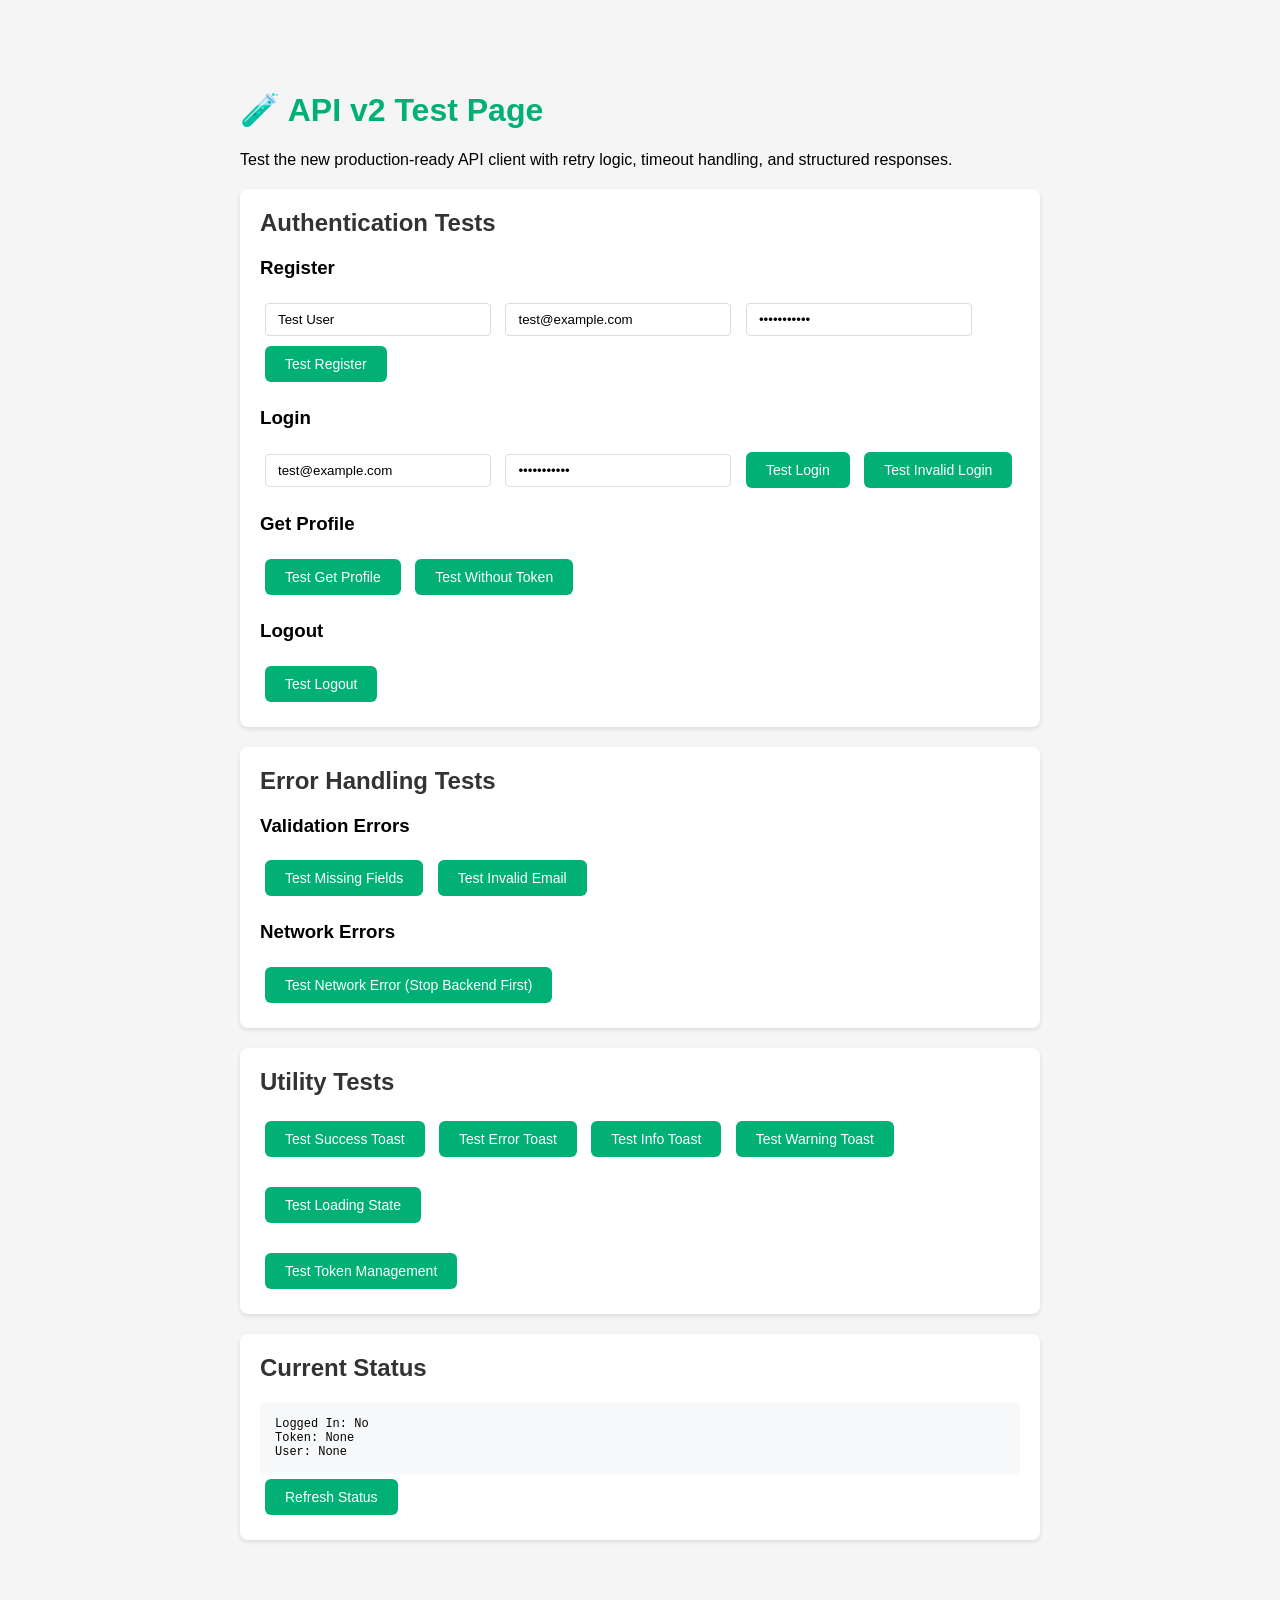
<file: frontend/test-api-v2.html>
<!DOCTYPE html>
<html lang="en">
<head>
    <meta charset="UTF-8">
    <meta name="viewport" content="width=device-width, initial-scale=1.0">
    <title>API v2 Test Page</title>
    <style>
        body {
            font-family: 'Inter', -apple-system, BlinkMacSystemFont, sans-serif;
            max-width: 800px;
            margin: 50px auto;
            padding: 20px;
            background: #f5f5f5;
        }
        .test-section {
            background: white;
            padding: 20px;
            margin: 20px 0;
            border-radius: 8px;
            box-shadow: 0 2px 4px rgba(0,0,0,0.1);
        }
        h1 { color: #00b074; }
        h2 { color: #333; margin-top: 0; }
        button {
            background: #00b074;
            color: white;
            border: none;
            padding: 10px 20px;
            border-radius: 6px;
            cursor: pointer;
            margin: 5px;
            font-size: 14px;
        }
        button:hover { background: #009060; }
        button:disabled { background: #ccc; cursor: not-allowed; }
        input {
            padding: 8px 12px;
            border: 1px solid #ddd;
            border-radius: 4px;
            margin: 5px;
            width: 200px;
        }
        .result {
            background: #f8f9fa;
            padding: 15px;
            border-radius: 4px;
            margin-top: 10px;
            font-family: 'Courier New', monospace;
            font-size: 12px;
            max-height: 300px;
            overflow-y: auto;
        }
        .success { color: #00b074; }
        .error { color: #ef4444; }
        .info { color: #60a5fa; }
    </style>
</head>
<body>
    <h1>🧪 API v2 Test Page</h1>
    <p>Test the new production-ready API client with retry logic, timeout handling, and structured responses.</p>

    <!-- Auth Tests -->
    <div class="test-section">
        <h2>Authentication Tests</h2>
        
        <div>
            <h3>Register</h3>
            <input type="text" id="reg-name" placeholder="Name" value="Test User">
            <input type="email" id="reg-email" placeholder="Email" value="test@example.com">
            <input type="password" id="reg-password" placeholder="Password" value="password123">
            <button onclick="testRegister()">Test Register</button>
            <div id="reg-result" class="result" style="display:none;"></div>
        </div>

        <div style="margin-top: 20px;">
            <h3>Login</h3>
            <input type="email" id="login-email" placeholder="Email" value="test@example.com">
            <input type="password" id="login-password" placeholder="Password" value="password123">
            <button onclick="testLogin()">Test Login</button>
            <button onclick="testLoginInvalid()">Test Invalid Login</button>
            <div id="login-result" class="result" style="display:none;"></div>
        </div>

        <div style="margin-top: 20px;">
            <h3>Get Profile</h3>
            <button onclick="testGetProfile()">Test Get Profile</button>
            <button onclick="testGetProfileNoToken()">Test Without Token</button>
            <div id="profile-result" class="result" style="display:none;"></div>
        </div>

        <div style="margin-top: 20px;">
            <h3>Logout</h3>
            <button onclick="testLogout()">Test Logout</button>
            <div id="logout-result" class="result" style="display:none;"></div>
        </div>
    </div>

    <!-- Error Handling Tests -->
    <div class="test-section">
        <h2>Error Handling Tests</h2>
        
        <div>
            <h3>Validation Errors</h3>
            <button onclick="testValidationError()">Test Missing Fields</button>
            <button onclick="testInvalidEmail()">Test Invalid Email</button>
            <div id="validation-result" class="result" style="display:none;"></div>
        </div>

        <div style="margin-top: 20px;">
            <h3>Network Errors</h3>
            <button onclick="testNetworkError()">Test Network Error (Stop Backend First)</button>
            <div id="network-result" class="result" style="display:none;"></div>
        </div>
    </div>

    <!-- Utility Tests -->
    <div class="test-section">
        <h2>Utility Tests</h2>
        
        <div>
            <button onclick="testToast('success')">Test Success Toast</button>
            <button onclick="testToast('error')">Test Error Toast</button>
            <button onclick="testToast('info')">Test Info Toast</button>
            <button onclick="testToast('warning')">Test Warning Toast</button>
        </div>

        <div style="margin-top: 20px;">
            <button id="loading-btn" onclick="testLoading()">Test Loading State</button>
        </div>

        <div style="margin-top: 20px;">
            <button onclick="testTokenManagement()">Test Token Management</button>
            <div id="token-result" class="result" style="display:none;"></div>
        </div>
    </div>

    <!-- Status Display -->
    <div class="test-section">
        <h2>Current Status</h2>
        <div id="status" class="result">
            <div>Logged In: <span id="status-logged-in">-</span></div>
            <div>Token: <span id="status-token">-</span></div>
            <div>User: <span id="status-user">-</span></div>
        </div>
        <button onclick="updateStatus()">Refresh Status</button>
    </div>

    <script src="js/api-v2.js"></script>
    <script>
        // Helper to display results
        function showResult(elementId, data, isError = false) {
            const el = document.getElementById(elementId);
            el.style.display = 'block';
            el.innerHTML = `<pre class="${isError ? 'error' : 'success'}">${JSON.stringify(data, null, 2)}</pre>`;
        }

        // Update status display
        function updateStatus() {
            document.getElementById('status-logged-in').textContent = API.auth.isLoggedIn() ? 'Yes' : 'No';
            document.getElementById('status-token').textContent = API.getToken() ? API.getToken().substring(0, 20) + '...' : 'None';
            document.getElementById('status-user').textContent = API.getUser() ? JSON.stringify(API.getUser()) : 'None';
        }

        // Auth Tests
        async function testRegister() {
            const name = document.getElementById('reg-name').value;
            const email = document.getElementById('reg-email').value;
            const password = document.getElementById('reg-password').value;
            
            try {
                const response = await API.auth.register(name, email, password);
                showResult('reg-result', response);
                updateStatus();
            } catch (error) {
                showResult('reg-result', { error: error.message, code: error.code }, true);
            }
        }

        async function testLogin() {
            const email = document.getElementById('login-email').value;
            const password = document.getElementById('login-password').value;
            
            try {
                const response = await API.auth.login(email, password);
                showResult('login-result', response);
                updateStatus();
            } catch (error) {
                showResult('login-result', { error: error.message, code: error.code }, true);
            }
        }

        async function testLoginInvalid() {
            try {
                const response = await API.auth.login('test@example.com', 'wrongpassword');
                showResult('login-result', response);
            } catch (error) {
                showResult('login-result', { error: error.message, code: error.code }, true);
            }
        }

        async function testGetProfile() {
            try {
                const response = await API.auth.me();
                showResult('profile-result', response);
            } catch (error) {
                showResult('profile-result', { error: error.message, code: error.code }, true);
            }
        }

        async function testGetProfileNoToken() {
            // Temporarily remove token
            const token = API.getToken();
            localStorage.removeItem('upskill_token');
            
            try {
                const response = await API.auth.me();
                showResult('profile-result', response);
            } catch (error) {
                showResult('profile-result', { error: error.message, code: error.code }, true);
            } finally {
                // Restore token
                if (token) localStorage.setItem('upskill_token', token);
            }
        }

        function testLogout() {
            const before = { token: API.getToken(), user: API.getUser() };
            // Don't actually logout (would redirect), just show what would happen
            showResult('logout-result', { 
                message: 'Logout would clear token and redirect to index.html',
                before: before
            });
        }

        // Error Tests
        async function testValidationError() {
            try {
                const response = await fetch(`${API.getBaseUrl()}/api/auth/register`, {
                    method: 'POST',
                    headers: { 'Content-Type': 'application/json' },
                    body: JSON.stringify({ email: 'test@example.com' }) // Missing name and password
                }).then(r => r.json());
                showResult('validation-result', response, !response.success);
            } catch (error) {
                showResult('validation-result', { error: error.message }, true);
            }
        }

        async function testInvalidEmail() {
            try {
                const response = await fetch(`${API.getBaseUrl()}/api/auth/register`, {
                    method: 'POST',
                    headers: { 'Content-Type': 'application/json' },
                    body: JSON.stringify({ 
                        name: 'Test',
                        email: 'invalid-email',
                        password: 'password123'
                    })
                }).then(r => r.json());

                showResult('validation-result', response, !response.success);
            } catch (error) {
                showResult('validation-result', { error: error.message }, true);
            }
        }

        async function testNetworkError() {
            showResult('network-result', { message: 'Testing network error with retry logic...' });
            
            try {
                const response = await API.auth.login('test@example.com', 'password123');
                showResult('network-result', response);
            } catch (error) {
                showResult('network-result', { 
                    error: error.message, 
                    code: error.code,
                    note: 'Check console for retry attempts'
                }, true);
            }
        }

        // Utility Tests
        function testToast(type) {
            const messages = {
                success: 'This is a success message!',
                error: 'This is an error message!',
                info: 'This is an info message!',
                warning: 'This is a warning message!'
            };
            API.showToast(messages[type], type);
        }

        async function testLoading() {
            const btn = document.getElementById('loading-btn');
            API.setLoading(btn, true, 'Loading...');
            await new Promise(resolve => setTimeout(resolve, 3000));
            API.setLoading(btn, false);
        }

        function testTokenManagement() {
            const result = {
                getToken: API.getToken(),
                getUser: API.getUser(),
                isLoggedIn: API.auth.isLoggedIn()
            };
            showResult('token-result', result);
        }

        // Initialize
        updateStatus();
        setInterval(updateStatus, 5000); // Auto-refresh every 5 seconds
    </script>
</body>
</html>
</file>
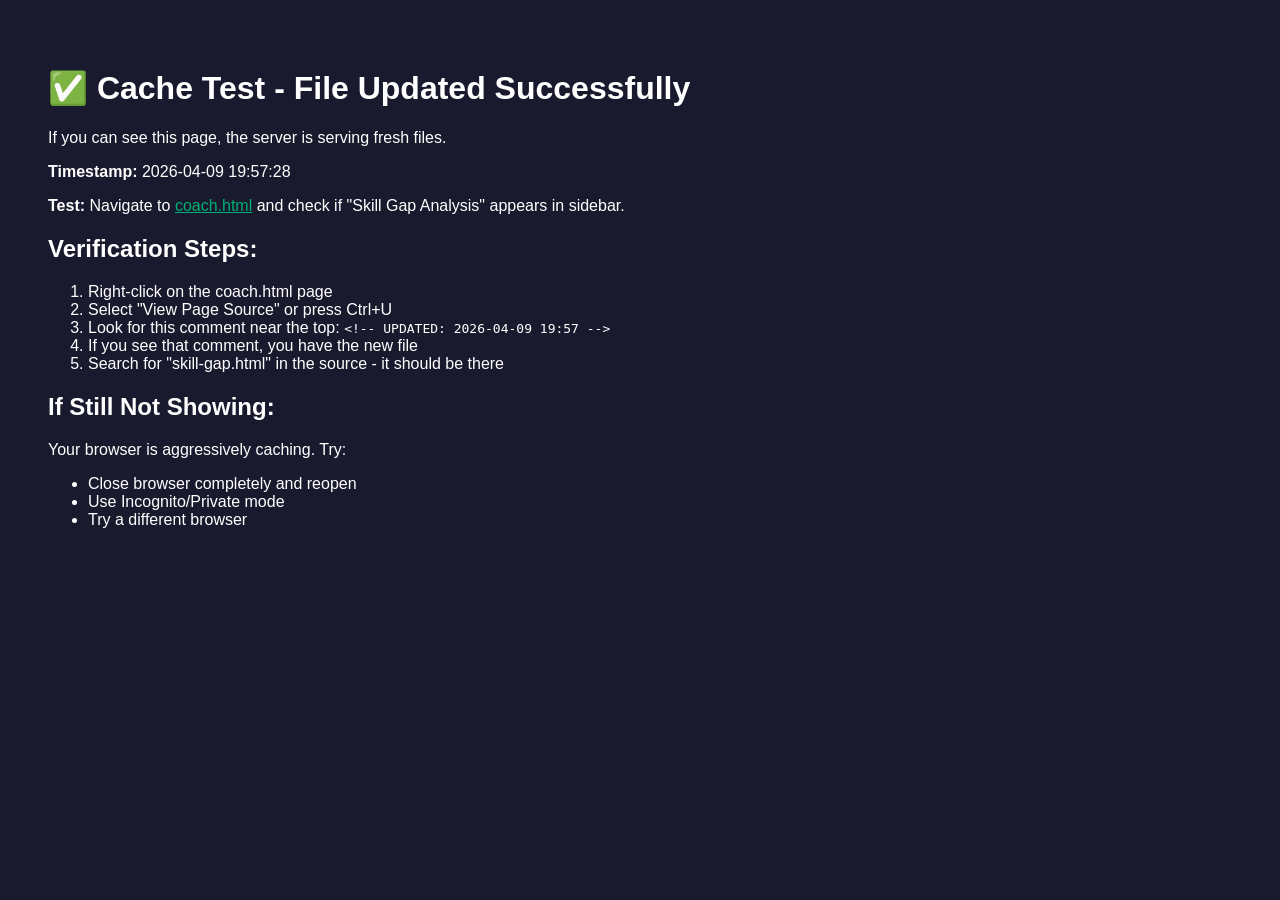
<file: frontend/test-cache.html>
<!DOCTYPE html>
<html>
<head>
    <title>Cache Test</title>
    <meta http-equiv="Cache-Control" content="no-cache, no-store, must-revalidate">
    <meta http-equiv="Pragma" content="no-cache">
    <meta http-equiv="Expires" content="0">
</head>
<body style="background: #1a1a2e; color: #fff; font-family: Arial; padding: 40px;">
    <h1>✅ Cache Test - File Updated Successfully</h1>
    <p>If you can see this page, the server is serving fresh files.</p>
    <p><strong>Timestamp:</strong> 2026-04-09 19:57:28</p>
    <p><strong>Test:</strong> Navigate to <a href="coach.html" style="color: #00b074;">coach.html</a> and check if "Skill Gap Analysis" appears in sidebar.</p>
    
    <h2>Verification Steps:</h2>
    <ol>
        <li>Right-click on the coach.html page</li>
        <li>Select "View Page Source" or press Ctrl+U</li>
        <li>Look for this comment near the top: <code>&lt;!-- UPDATED: 2026-04-09 19:57 --&gt;</code></li>
        <li>If you see that comment, you have the new file</li>
        <li>Search for "skill-gap.html" in the source - it should be there</li>
    </ol>
    
    <h2>If Still Not Showing:</h2>
    <p>Your browser is aggressively caching. Try:</p>
    <ul>
        <li>Close browser completely and reopen</li>
        <li>Use Incognito/Private mode</li>
        <li>Try a different browser</li>
    </ul>
</body>
</html>
</file>
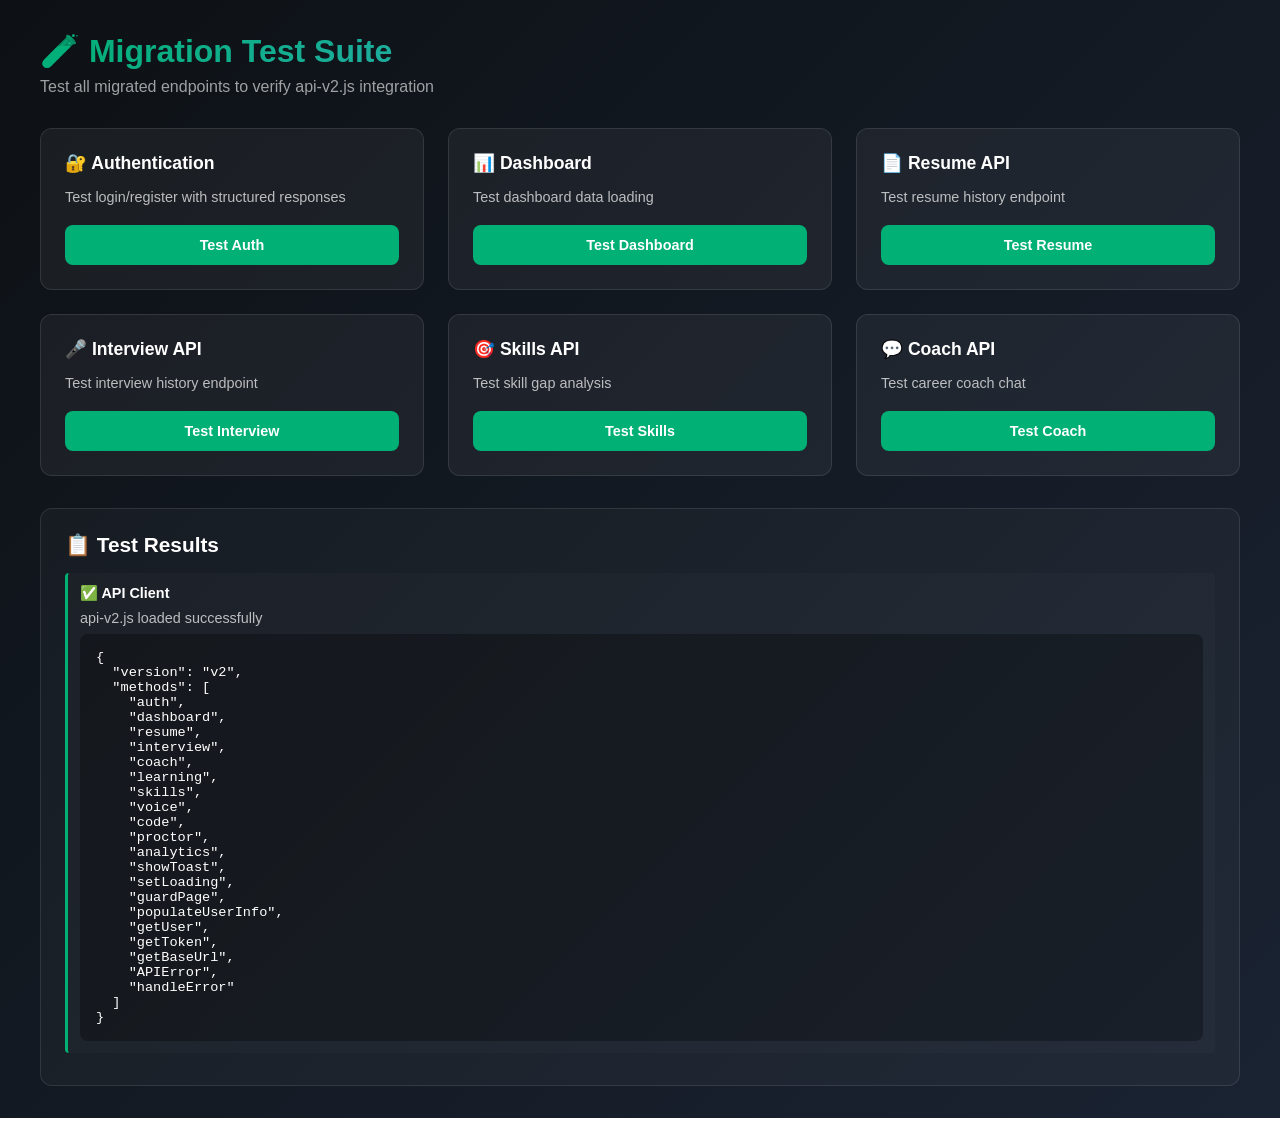
<file: frontend/test-migration.html>
<!DOCTYPE html>
<html lang="en">
<head>
    <meta charset="UTF-8">
    <meta name="viewport" content="width=device-width, initial-scale=1.0">
    <title>Migration Test - UpSkill AI</title>
    <style>
        * { margin: 0; padding: 0; box-sizing: border-box; }
        body {
            font-family: 'Inter', -apple-system, BlinkMacSystemFont, sans-serif;
            background: linear-gradient(135deg, #0d1115 0%, #1a2332 100%);
            color: #fff;
            padding: 2rem;
            min-height: 100vh;
        }
        .container {
            max-width: 1200px;
            margin: 0 auto;
        }
        h1 {
            font-size: 2rem;
            margin-bottom: 0.5rem;
            background: linear-gradient(135deg, #00b074, #60a5fa);
            -webkit-background-clip: text;
            -webkit-text-fill-color: transparent;
        }
        .subtitle {
            color: rgba(255,255,255,0.6);
            margin-bottom: 2rem;
        }
        .test-grid {
            display: grid;
            grid-template-columns: repeat(auto-fit, minmax(300px, 1fr));
            gap: 1.5rem;
            margin-bottom: 2rem;
        }
        .test-card {
            background: rgba(255,255,255,0.05);
            border: 1px solid rgba(255,255,255,0.1);
            border-radius: 12px;
            padding: 1.5rem;
            transition: all 0.3s;
        }
        .test-card:hover {
            border-color: #00b074;
            transform: translateY(-2px);
        }
        .test-card h3 {
            font-size: 1.1rem;
            margin-bottom: 0.75rem;
            display: flex;
            align-items: center;
            gap: 0.5rem;
        }
        .test-card p {
            color: rgba(255,255,255,0.7);
            font-size: 0.9rem;
            margin-bottom: 1rem;
            line-height: 1.6;
        }
        .test-btn {
            width: 100%;
            padding: 0.75rem;
            background: #00b074;
            color: #fff;
            border: none;
            border-radius: 8px;
            font-size: 0.9rem;
            font-weight: 600;
            cursor: pointer;
            transition: all 0.2s;
        }
        .test-btn:hover {
            background: #00d68f;
            transform: scale(1.02);
        }
        .test-btn:disabled {
            background: rgba(255,255,255,0.1);
            cursor: not-allowed;
            transform: none;
        }
        .status {
            display: inline-flex;
            align-items: center;
            gap: 0.5rem;
            padding: 0.5rem 1rem;
            border-radius: 20px;
            font-size: 0.85rem;
            font-weight: 600;
            margin-top: 0.75rem;
        }
        .status.pending {
            background: rgba(96,165,250,0.2);
            color: #60a5fa;
        }
        .status.success {
            background: rgba(0,176,116,0.2);
            color: #00b074;
        }
        .status.error {
            background: rgba(239,68,68,0.2);
            color: #ef4444;
        }
        .results {
            background: rgba(255,255,255,0.03);
            border: 1px solid rgba(255,255,255,0.1);
            border-radius: 12px;
            padding: 1.5rem;
            margin-top: 2rem;
        }
        .results h2 {
            font-size: 1.3rem;
            margin-bottom: 1rem;
        }
        .result-item {
            padding: 0.75rem;
            margin: 0.5rem 0;
            background: rgba(255,255,255,0.02);
            border-left: 3px solid #00b074;
            border-radius: 4px;
            font-size: 0.9rem;
        }
        .result-item.error {
            border-left-color: #ef4444;
        }
        pre {
            background: rgba(0,0,0,0.3);
            padding: 1rem;
            border-radius: 8px;
            overflow-x: auto;
            font-size: 0.85rem;
            margin-top: 0.5rem;
        }
    </style>
</head>
<body>
    <div class="container">
        <h1>🧪 Migration Test Suite</h1>
        <p class="subtitle">Test all migrated endpoints to verify api-v2.js integration</p>

        <div class="test-grid">
            <!-- Authentication Tests -->
            <div class="test-card">
                <h3>🔐 Authentication</h3>
                <p>Test login/register with structured responses</p>
                <button class="test-btn" onclick="testAuth()">Test Auth</button>
                <div id="auth-status"></div>
            </div>

            <!-- Dashboard Test -->
            <div class="test-card">
                <h3>📊 Dashboard</h3>
                <p>Test dashboard data loading</p>
                <button class="test-btn" onclick="testDashboard()">Test Dashboard</button>
                <div id="dashboard-status"></div>
            </div>

            <!-- Resume Test -->
            <div class="test-card">
                <h3>📄 Resume API</h3>
                <p>Test resume history endpoint</p>
                <button class="test-btn" onclick="testResume()">Test Resume</button>
                <div id="resume-status"></div>
            </div>

            <!-- Interview Test -->
            <div class="test-card">
                <h3>🎤 Interview API</h3>
                <p>Test interview history endpoint</p>
                <button class="test-btn" onclick="testInterview()">Test Interview</button>
                <div id="interview-status"></div>
            </div>

            <!-- Skills Test -->
            <div class="test-card">
                <h3>🎯 Skills API</h3>
                <p>Test skill gap analysis</p>
                <button class="test-btn" onclick="testSkills()">Test Skills</button>
                <div id="skills-status"></div>
            </div>

            <!-- Coach Test -->
            <div class="test-card">
                <h3>💬 Coach API</h3>
                <p>Test career coach chat</p>
                <button class="test-btn" onclick="testCoach()">Test Coach</button>
                <div id="coach-status"></div>
            </div>
        </div>

        <div class="results" id="results" style="display: none;">
            <h2>📋 Test Results</h2>
            <div id="results-content"></div>
        </div>
    </div>

    <script src="js/api-v2.js"></script>
    <script>
        const results = [];

        function showStatus(id, status, message) {
            const el = document.getElementById(id);
            el.innerHTML = `<div class="status ${status}">${status === 'success' ? '✅' : status === 'error' ? '❌' : '⏳'} ${message}</div>`;
        }

        function addResult(test, success, message, data = null) {
            results.push({ test, success, message, data, timestamp: new Date() });
            updateResults();
        }

        function updateResults() {
            const resultsDiv = document.getElementById('results');
            const contentDiv = document.getElementById('results-content');
            
            resultsDiv.style.display = 'block';
            contentDiv.innerHTML = results.map(r => `
                <div class="result-item ${r.success ? '' : 'error'}">
                    <strong>${r.success ? '✅' : '❌'} ${r.test}</strong>
                    <div style="margin-top: 0.5rem; color: rgba(255,255,255,0.7);">${r.message}</div>
                    ${r.data ? `<pre>${JSON.stringify(r.data, null, 2)}</pre>` : ''}
                </div>
            `).join('');
        }

        async function testAuth() {
            showStatus('auth-status', 'pending', 'Testing...');
            
            try {
                // Test if API client is loaded
                if (typeof API === 'undefined') {
                    throw new Error('API client not loaded');
                }

                // Check if auth methods exist
                if (!API.auth || !API.auth.login) {
                    throw new Error('API.auth.login not found');
                }

                showStatus('auth-status', 'success', 'API client loaded');
                addResult('Authentication', true, 'API.auth methods available', {
                    methods: Object.keys(API.auth)
                });
            } catch (error) {
                showStatus('auth-status', 'error', error.message);
                addResult('Authentication', false, error.message);
            }
        }

        async function testDashboard() {
            showStatus('dashboard-status', 'pending', 'Testing...');
            
            try {
                if (!API.auth.isLoggedIn()) {
                    throw new Error('Not logged in - please login first');
                }

                const response = await API.dashboard.get();
                
                if (response.success) {
                    showStatus('dashboard-status', 'success', 'Dashboard loaded');
                    addResult('Dashboard', true, 'Structured response received', {
                        hasData: !!response.data,
                        dataKeys: Object.keys(response.data || {})
                    });
                } else {
                    throw new Error(response.error?.message || 'Failed to load dashboard');
                }
            } catch (error) {
                showStatus('dashboard-status', 'error', error.message);
                addResult('Dashboard', false, error.message);
            }
        }

        async function testResume() {
            showStatus('resume-status', 'pending', 'Testing...');
            
            try {
                if (!API.auth.isLoggedIn()) {
                    throw new Error('Not logged in - please login first');
                }

                const response = await API.resume.history();
                
                if (response.success) {
                    showStatus('resume-status', 'success', 'Resume API working');
                    addResult('Resume', true, 'Structured response received', {
                        hasData: !!response.data,
                        historyCount: response.data?.history?.length || 0
                    });
                } else {
                    throw new Error(response.error?.message || 'Failed to load resume history');
                }
            } catch (error) {
                showStatus('resume-status', 'error', error.message);
                addResult('Resume', false, error.message);
            }
        }

        async function testInterview() {
            showStatus('interview-status', 'pending', 'Testing...');
            
            try {
                if (!API.auth.isLoggedIn()) {
                    throw new Error('Not logged in - please login first');
                }

                const response = await API.interview.history();
                
                if (response.success) {
                    showStatus('interview-status', 'success', 'Interview API working');
                    addResult('Interview', true, 'Structured response received', {
                        hasData: !!response.data,
                        historyCount: response.data?.history?.length || 0
                    });
                } else {
                    throw new Error(response.error?.message || 'Failed to load interview history');
                }
            } catch (error) {
                showStatus('interview-status', 'error', error.message);
                addResult('Interview', false, error.message);
            }
        }

        async function testSkills() {
            showStatus('skills-status', 'pending', 'Testing...');
            
            try {
                if (!API.auth.isLoggedIn()) {
                    throw new Error('Not logged in - please login first');
                }

                // Test if skills methods exist
                if (!API.skills || !API.skills.analyzeGaps) {
                    throw new Error('API.skills.analyzeGaps not found');
                }

                showStatus('skills-status', 'success', 'Skills API available');
                addResult('Skills', true, 'API.skills methods available', {
                    methods: Object.keys(API.skills)
                });
            } catch (error) {
                showStatus('skills-status', 'error', error.message);
                addResult('Skills', false, error.message);
            }
        }

        async function testCoach() {
            showStatus('coach-status', 'pending', 'Testing...');
            
            try {
                if (!API.auth.isLoggedIn()) {
                    throw new Error('Not logged in - please login first');
                }

                // Test if coach methods exist
                if (!API.coach || !API.coach.chat) {
                    throw new Error('API.coach.chat not found');
                }

                showStatus('coach-status', 'success', 'Coach API available');
                addResult('Coach', true, 'API.coach methods available', {
                    methods: Object.keys(API.coach)
                });
            } catch (error) {
                showStatus('coach-status', 'error', error.message);
                addResult('Coach', false, error.message);
            }
        }

        // Auto-run basic tests on load
        window.addEventListener('DOMContentLoaded', () => {
            console.log('🧪 Migration Test Suite loaded');
            console.log('📝 Click buttons to test each endpoint');
            
            // Test if API is loaded
            if (typeof API !== 'undefined') {
                console.log('✅ API client loaded successfully');
                addResult('API Client', true, 'api-v2.js loaded successfully', {
                    version: 'v2',
                    methods: Object.keys(API)
                });
            } else {
                console.error('❌ API client not loaded');
                addResult('API Client', false, 'api-v2.js failed to load');
            }
        });
    </script>
</body>
</html>
</file>
<file: frontend/css/styles.css>
:root {
  --bg-color: #0d1115;
  --bg-sidebar: #0f151a;
  --bg-panel: #141c24;
  --bg-input: #0f151a;
  
  --primary: #00b074;
  --primary-hover: #009361;
  --primary-glow: rgba(0, 176, 116, 0.2);
  
  --text-main: #f8fafc;
  --text-muted: #94a3b8;
  
  --border-color: #26323f;
  
  --font-family: 'Inter', system-ui, -apple-system, sans-serif;
  --radius: 8px;
  --radius-lg: 16px;
}

* {
  margin: 0;
  padding: 0;
  box-sizing: border-box;
}

body {
  background-color: var(--bg-color);
  color: var(--text-main);
  font-family: var(--font-family);
  min-height: 100vh;
  display: flex;
  flex-direction: column;
}

a {
  text-decoration: none;
  color: var(--primary);
  transition: color 0.2s;
}
a:hover {
  text-decoration: underline;
}

/* For Auth Pages */
.auth-page {
  background: radial-gradient(circle at 50% 20%, #113426 0%, var(--bg-color) 40%);
  display: flex;
  align-items: center;
  justify-content: center;
  height: 100vh;
  flex-direction: column;
}

.logo-container {
  text-align: center;
  margin-bottom: 2rem;
}

.logo-icon {
  background-color: #0b1a14;
  color: var(--primary);
  width: 56px;
  height: 56px;
  border-radius: 12px;
  display: flex;
  align-items: center;
  justify-content: center;
  margin: 0 auto 1rem auto;
  border: 1px solid #143526;
}

.logo-icon svg {
  width: 32px;
  height: 32px;
}

.logo-container h1 {
  font-size: 1.75rem;
  font-weight: 600;
  margin-bottom: 0.25rem;
}

.logo-container p {
  color: var(--text-muted);
  font-size: 0.9rem;
}

.auth-panel {
  background-color: var(--bg-panel);
  border: 1px solid var(--border-color);
  border-radius: var(--radius-lg);
  padding: 2rem;
  width: 100%;
  max-width: 400px;
  box-shadow: 0 10px 25px rgba(0, 0, 0, 0.5);
}

.form-group {
  margin-bottom: 1.25rem;
}

.form-group label {
  display: block;
  font-size: 0.85rem;
  font-weight: 500;
  margin-bottom: 0.5rem;
  color: var(--text-main);
}

.input-icon-wrapper {
  position: relative;
}

.input-icon-wrapper svg {
  position: absolute;
  left: 14px;
  top: 50%;
  transform: translateY(-50%);
  color: var(--text-muted);
  width: 18px;
  height: 18px;
}

.input-icon-wrapper input {
  width: 100%;
  padding: 0.75rem 1rem 0.75rem 2.5rem;
  background-color: var(--bg-input);
  border: 1px solid var(--border-color);
  border-radius: var(--radius);
  color: var(--text-main);
  font-size: 0.9rem;
  transition: all 0.2s;
}

.input-icon-wrapper input:focus {
  outline: none;
  border-color: var(--primary);
  box-shadow: 0 0 0 2px var(--primary-glow);
}

.btn-primary {
  display: inline-block;
  width: 100%;
  padding: 0.75rem;
  background-color: var(--primary);
  color: #fff;
  border: none;
  border-radius: var(--radius);
  font-size: 0.95rem;
  font-weight: 600;
  cursor: pointer;
  transition: background-color 0.2s;
  text-align: center;
}

.btn-primary:hover {
  background-color: var(--primary-hover);
  text-decoration: none;
}

.auth-footer {
  margin-top: 2rem;
  text-align: center;
  font-size: 0.85rem;
  color: var(--text-muted);
}

/* Dashboard Layout */
.app-layout {
  display: flex;
  height: 100vh;
  overflow: hidden;
}

.sidebar {
  width: 260px;
  background-color: var(--bg-sidebar);
  border-right: 1px solid var(--border-color);
  display: flex;
  flex-direction: column;
}

.sidebar-header {
  padding: 1.5rem;
  display: flex;
  align-items: center;
  gap: 0.75rem;
  font-weight: 600;
  font-size: 1.25rem;
}

.sidebar-header .logo-icon {
  width: 36px;
  height: 36px;
  margin: 0;
  border-radius: 8px;
}
.sidebar-header .logo-icon svg {
  width: 20px;
  height: 20px;
}

.sidebar-nav {
  padding: 1rem 0;
  flex: 1;
}

.nav-item {
  display: flex;
  align-items: center;
  gap: 1rem;
  padding: 0.75rem 1.5rem;
  color: var(--text-muted);
  text-decoration: none;
  transition: all 0.2s;
  font-size: 0.95rem;
}

.nav-item:hover {
  background-color: rgba(255,255,255,0.03);
  color: var(--text-main);
  text-decoration: none;
}

.nav-item.active {
  background-color: rgba(0, 176, 116, 0.1);
  color: var(--primary);
  border-right: 3px solid var(--primary);
}

.nav-item svg {
  width: 18px;
  height: 18px;
}

.sidebar-footer {
  padding: 1.5rem;
  display: flex;
  flex-direction: column;
  gap: 1rem;
  border-top: 1px solid var(--border-color);
}

.sidebar-footer .nav-item {
  color: #ef4444; /* red */
  padding: 0.5rem 0;
}
.sidebar-footer .nav-item:hover {
  background-color: transparent;
}


/* Main Content Area */
.main-content {
  flex: 1;
  display: flex;
  flex-direction: column;
  background-color: var(--bg-color);
  overflow-y: auto;
}

.top-header {
  height: 64px;
  border-bottom: 1px solid var(--border-color);
  display: flex;
  align-items: center;
  justify-content: space-between;
  padding: 0 2rem;
}

.breadcrumb {
  color: var(--text-muted);
  font-size: 0.85rem;
  font-weight: 500;
  text-transform: uppercase;
  letter-spacing: 0.05em;
}

.breadcrumb span.active {
  color: var(--text-main);
}

.header-right {
  display: flex;
  align-items: center;
  gap: 1rem;
}

.search-bar {
  position: relative;
}
.search-bar svg {
  position: absolute;
  left: 10px;
  top: 50%;
  transform: translateY(-50%);
  color: var(--text-muted);
  width: 14px;
  height: 14px;
}
.search-bar input {
  background-color: var(--bg-input);
  border: 1px solid var(--border-color);
  border-radius: 20px;
  padding: 0.4rem 1rem 0.4rem 2rem;
  color: var(--text-main);
  font-size: 0.85rem;
  width: 200px;
}

.user-profile {
  display: flex;
  align-items: center;
  gap: 0.5rem;
  font-size: 0.85rem;
}
.user-avatar {
  width: 32px;
  height: 32px;
  border-radius: 50%;
  background-color: var(--primary);
  display: flex;
  align-items: center;
  justify-content: center;
  overflow: hidden;
}
.user-avatar img {
  width: 100%;
  height: 100%;
  object-fit: cover;
}

/* Page Content */
.page-container {
  padding: 2.5rem 2rem;
  max-width: 1400px;
  margin: 0 auto;
  width: 100%;
}

.page-header {
  margin-bottom: 2rem;
}
.page-title {
  font-size: 1.75rem;
  font-weight: 600;
  margin-bottom: 0.5rem;
}
.page-subtitle {
  color: var(--text-muted);
}

/* Panels */
.widget-panel {
  background-color: var(--bg-panel);
  border: 1px solid var(--border-color);
  border-radius: var(--radius-lg);
  padding: 2.5rem;
  display: flex;
  flex-direction: column;
  align-items: center;
  justify-content: center;
  border-style: dashed;
  border-width: 1px;
}

.upload-icon {
  width: 64px;
  height: 64px;
  background-color: rgba(0, 176, 116, 0.1);
  color: var(--primary);
  border-radius: 50%;
  display: flex;
  align-items: center;
  justify-content: center;
  margin-bottom: 1rem;
}

.upload-icon svg {
  width: 28px;
  height: 28px;
}

.form-group-center {
  width: 100%;
  max-width: 360px;
  text-align: left;
  margin-top: 1.5rem;
}

.form-select, .form-input {
  width: 100%;
  padding: 0.75rem 1rem;
  background-color: var(--bg-input);
  border: 1px solid var(--border-color);
  border-radius: var(--radius);
  color: var(--text-main);
  font-size: 0.9rem;
  appearance: none;
}
.form-select {
  background-image: url("data:image/svg+xml,%3Csvg xmlns='http://www.w3.org/2000/svg' width='16' height='16' viewBox='0 0 24 24' fill='none' stroke='%2394a3b8' stroke-width='2' stroke-linecap='round' stroke-linejoin='round'%3E%3Cpath d='m6 9 6 6 6-6'/%3E%3C/svg%3E");
  background-repeat: no-repeat;
  background-position: right 1rem center;
}
.form-select:focus, .form-input:focus {
  outline: none;
  border-color: var(--primary);
}

.btn-secondary {
  display: inline-block;
  width: 100%;
  padding: 0.75rem;
  background-color: rgba(255,255,255,0.05);
  color: white;
  border: 1px solid var(--border-color);
  border-radius: var(--radius);
  font-size: 0.95rem;
  font-weight: 500;
  cursor: pointer;
  transition: all 0.2s;
  text-align: center;
  margin-top: 0.5rem;
}
.btn-secondary:hover {
  background-color: rgba(255,255,255,0.1);
}

.btn-icon {
  display: flex;
  align-items: center;
  justify-content: center;
  gap: 0.5rem;
}

/* Interview Grid */
.interview-grid {
  display: grid;
  grid-template-columns: 1fr 1fr;
  gap: 2rem;
}

.panel-solid {
  background-color: transparent;
  border: none;
  padding: 0;
}

.experience-toggles {
  display: flex;
  gap: 0.5rem;
}
.experience-toggles .btn {
  flex: 1;
  padding: 0.6rem;
  background-color: rgba(255,255,255,0.05);
  border: 1px solid var(--border-color);
  color: var(--text-muted);
  border-radius: var(--radius);
  cursor: pointer;
  font-size: 0.85rem;
  transition: all 0.2s;
}
.experience-toggles .btn:hover {
  background-color: rgba(255,255,255,0.1);
}
.experience-toggles .btn.active {
  background-color: transparent;
  color: var(--primary);
  border-color: var(--primary);
}

.proctoring-box {
  background-color: rgba(0, 176, 116, 0.05);
  border: 1px solid rgba(0, 176, 116, 0.2);
  border-radius: var(--radius);
  padding: 1.25rem;
  margin-top: 1.5rem;
  margin-bottom: 2rem;
}
.proctoring-box .title {
  display: flex;
  align-items: center;
  gap: 0.5rem;
  color: var(--primary);
  font-weight: 500;
  margin-bottom: 0.5rem;
  font-size: 0.95rem;
}
.proctoring-box p {
  font-size: 0.85rem;
  color: var(--text-muted);
  line-height: 1.5;
}

/* Video Placeholder */
.video-placeholder {
  background-color: #1a232c;
  border-radius: var(--radius-lg);
  aspect-ratio: 4/3;
  display: flex;
  flex-direction: column;
  align-items: center;
  justify-content: center;
  position: relative;
}

.video-placeholder .cam-off {
  color: var(--text-muted);
  margin-bottom: 1rem;
}
.video-placeholder .cam-off svg {
  width: 48px;
  height: 48px;
}
.video-placeholder p {
  color: var(--text-muted);
  font-size: 0.95rem;
}

.video-controls {
  position: absolute;
  bottom: 20px;
  display: flex;
  gap: 1rem;
}
.ctrl-btn {
  width: 44px;
  height: 44px;
  border-radius: 50%;
  background-color: rgba(239, 68, 68, 0.1);
  color: #ef4444;
  display: flex;
  align-items: center;
  justify-content: center;
  border: 1px solid rgba(239, 68, 68, 0.2);
  cursor: pointer;
}
.ctrl-btn svg {
  width: 20px;
  height: 20px;
}

/* Learning Phase Menu */
.learning-layout {
  display: flex;
  gap: 2rem;
  margin-top: 2rem;
}
.phase-menu {
  width: 280px;
  display: flex;
  flex-direction: column;
  gap: 1rem;
}
.phase-item {
  background-color: transparent;
  border: 1px solid var(--border-color);
  border-radius: var(--radius);
  padding: 1.25rem;
  display: flex;
  flex-direction: column;
  gap: 0.5rem;
  cursor: pointer;
  transition: all 0.2s;
}
.phase-item:hover {
  background-color: rgba(255, 255, 255, 0.02);
}
.phase-item.active {
  border-color: var(--primary);
  background-color: rgba(0, 176, 116, 0.05);
}
.phase-status {
  display: flex;
  align-items: center;
  gap: 0.5rem;
  font-size: 0.75rem;
  text-transform: uppercase;
  letter-spacing: 0.05em;
  color: var(--text-muted);
}
.phase-item.active .phase-status {
  color: var(--primary);
}
.phase-status-circle {
  width: 12px;
  height: 12px;
  border-radius: 50%;
  border: 2px solid var(--text-muted);
}
.phase-item.active .phase-status-circle {
  border-color: var(--primary);
  background-color: var(--primary);
  box-shadow: 0 0 0 2px rgba(0, 176, 116, 0.3);
}

.phase-content-area {
  flex: 1;
  background-color: transparent;
  border: 1px solid var(--border-color);
  border-radius: var(--radius-lg);
  padding: 2.5rem;
}
.phase-header {
  margin-bottom: 2rem;
}
.phase-header h3 {
  font-size: 1.25rem;
  margin-bottom: 0.5rem;
}
.phase-header p {
  color: var(--text-muted);
  font-size: 0.85rem;
}
.course-grid {
  display: grid;
  grid-template-columns: 1fr 1fr;
  gap: 1.5rem;
}
.course-card {
  background-color: transparent;
  border: 1px solid var(--border-color);
  border-radius: var(--radius);
  padding: 1.5rem;
  display: flex;
  flex-direction: column;
}
.course-card-top {
  display: flex;
  justify-content: space-between;
  align-items: flex-start;
  margin-bottom: 1.5rem;
}
.course-icon {
  width: 36px;
  height: 36px;
  background-color: rgba(65, 105, 225, 0.1);
  color: #60a5fa;
  border-radius: var(--radius);
  display: flex;
  align-items: center;
  justify-content: center;
}
.course-icon svg {
  width: 18px;
  height: 18px;
}
.course-card.purple .course-icon {
  background-color: rgba(168, 85, 247, 0.1);
  color: #c084fc;
}
.course-card.green .course-icon {
  background-color: rgba(0, 176, 116, 0.1);
  color: var(--primary);
}
.tag-badge {
  background-color: rgba(255,255,255,0.05);
  color: var(--text-muted);
  padding: 0.3rem 0.6rem;
  border-radius: 4px;
  font-size: 0.65rem;
  text-transform: uppercase;
  font-weight: 600;
  letter-spacing: 0.05em;
}
.course-card h4 {
  font-size: 0.95rem;
  margin-bottom: 0.25rem;
  font-weight: 500;
}
.course-card p {
  color: var(--text-muted);
  font-size: 0.8rem;
  margin-bottom: 1.5rem;
  flex: 1;
}
.course-card-bottom {
  display: flex;
  justify-content: space-between;
  align-items: center;
  border-top: 1px solid var(--border-color);
  padding-top: 1rem;
  font-size: 0.8rem;
  color: var(--text-muted);
}
.course-card-bottom svg.icon-external {
  color: var(--primary);
  width: 16px;
  height: 16px;
}
.add-resource-card {
  border: 1px dashed var(--border-color);
  border-radius: var(--radius);
  display: flex;
  flex-direction: column;
  align-items: center;
  justify-content: center;
  padding: 2rem;
  color: var(--text-muted);
  cursor: pointer;
  transition: all 0.2s;
  min-height: 150px;
  font-size: 0.85rem;
}
.add-resource-card:hover {
  background-color: rgba(255,255,255,0.02);
  border-color: #475569;
}
.add-resource-card svg {
  margin-bottom: 0.75rem;
  width: 20px;
  height: 20px;
}
.cta-banner {
  background-color: var(--primary);
  border-radius: var(--radius-lg);
  padding: 1.5rem 2rem;
  display: flex;
  justify-content: space-between;
  align-items: center;
  margin-top: 1.5rem;
}
.cta-banner h3 {
  color: white;
  margin-bottom: 0.25rem;
  font-size: 1.15rem;
}
.cta-banner p {
  color: rgba(255,255,255,0.8);
  font-size: 0.9rem;
}
.cta-banner .btn-white {
  background-color: white;
  color: var(--primary);
  padding: 0.6rem 1.25rem;
  border-radius: 4px;
  font-weight: 500;
  text-decoration: none;
  font-size: 0.85rem;
  border: none;
  cursor: pointer;
}

/* Tabs & Insights */
.progress-container {
  display: flex;
  align-items: center;
  gap: 1rem;
  margin-bottom: 0.5rem;
}
.progress-text {
  font-size: 0.7rem;
  color: var(--text-muted);
  text-transform: uppercase;
  letter-spacing: 0.05em;
  font-weight: 600;
}
.progress-pct {
  color: var(--primary);
  font-size: 1rem;
  font-weight: 600;
  margin-left: -5px;
}
.progress-bar-bg {
  width: 120px;
  height: 6px;
  background-color: var(--border-color);
  border-radius: 4px;
  overflow: hidden;
}
.progress-bar-fill {
  background-color: var(--primary);
  height: 100%;
}

.chart-panel {
  background-color: transparent;
  border: 1px solid var(--border-color);
  border-radius: var(--radius-lg);
  padding: 1.5rem 2rem;
  margin-bottom: 2rem;
}

.chart-header {
  display: flex;
  justify-content: space-between;
  align-items: center;
  margin-bottom: 1.5rem;
}

.chart-legend {
  display: flex;
  gap: 1rem;
  font-size: 0.75rem;
  color: var(--text-muted);
}
.chart-legend span {
  display: flex;
  align-items: center;
  gap: 0.5rem;
  font-weight: 500;
}
.legend-dot {
  width: 8px;
  height: 8px;
  border-radius: 50%;
}
.legend-dot.green { background-color: var(--primary); }
.legend-dot.blue { background-color: #60a5fa; }

.tabs-nav {
  display: flex;
  border-bottom: 1px solid var(--border-color);
  margin-bottom: 1.5rem;
  gap: 2rem;
}
.tab-btn {
  background-color: transparent;
  color: var(--text-muted);
  font-size: 0.75rem;
  font-weight: 600;
  text-transform: uppercase;
  letter-spacing: 0.05em;
  border: none;
  border-bottom: 2px solid transparent;
  padding: 0 0 1rem 0;
  cursor: pointer;
  transition: all 0.2s;
}
.tab-btn.active {
  color: var(--primary);
  border-bottom-color: var(--primary);
}

.result-list {
  display: flex;
  flex-direction: column;
  gap: 1rem;
}
.result-card {
  background-color: transparent;
  border: 1px solid var(--border-color);
  border-radius: var(--radius);
  padding: 1rem 1.5rem;
  display: flex;
  justify-content: space-between;
  align-items: center;
  cursor: pointer;
}
.result-card:hover {
  background-color: rgba(255,255,255,0.02);
}
.result-card-left {
  display: flex;
  align-items: center;
  gap: 1rem;
}
.result-icon {
  width: 40px;
  height: 40px;
  background-color: rgba(0, 176, 116, 0.1);
  color: var(--primary);
  border-radius: var(--radius);
  display: flex;
  align-items: center;
  justify-content: center;
}
.result-icon svg {
  width: 18px;
  height: 18px;
}
.result-card.blue-icon .result-icon {
  background-color: rgba(65, 105, 225, 0.1);
  color: #60a5fa;
}
.result-details h4 {
  font-size: 0.95rem;
  margin-bottom: 0.25rem;
  font-weight: 500;
}
.result-details p {
  font-size: 0.75rem;
  color: var(--text-muted);
  display: flex;
  align-items: center;
  gap: 0.5rem;
}
.result-details p svg {
  width: 12px;
  height: 12px;
}

.result-stats {
  display: flex;
  gap: 2rem;
  align-items: center;
}
.stat-block {
  display: flex;
  flex-direction: column;
  align-items: center;
}
.stat-value {
  font-size: 1.15rem;
  font-weight: 600;
}
.stat-value.green { color: var(--primary); }
.stat-value.blue { color: #60a5fa; }
.stat-value.orange { color: #f97316; }
.stat-label {
  font-size: 0.6rem;
  color: var(--text-muted);
  text-transform: uppercase;
  letter-spacing: 0.05em;
  margin-top: 0.25rem;
}
.chevron-icon {
  color: var(--text-muted);
  margin-left: 1rem;
}
.chevron-icon svg {
  width: 16px;
  height: 16px;
}

/* Chat / Career Coach Layout */
.chat-container {
  display: flex;
  flex-direction: column;
  height: calc(100vh - 180px);
  background-color: var(--bg-panel);
  border: 1px solid var(--border-color);
  border-radius: var(--radius-lg);
  overflow: hidden;
}

.chat-messages {
  flex: 1;
  overflow-y: auto;
  padding: 2rem;
  display: flex;
  flex-direction: column;
  gap: 1.5rem;
}

.chat-message {
  display: flex;
  gap: 1rem;
  max-width: 80%;
}

.chat-message.ai {
  align-self: flex-start;
}

.chat-message.user {
  align-self: flex-flex-end; /* Note: Since row, we use margin-left: auto; */
  margin-left: auto;
  flex-direction: row-reverse;
}

.chat-avatar {
  width: 36px;
  height: 36px;
  border-radius: 50%;
  flex-shrink: 0;
  display: flex;
  align-items: center;
  justify-content: center;
  background-color: var(--primary);
}

.chat-message.ai .chat-avatar {
  background-color: rgba(0, 176, 116, 0.1);
  color: var(--primary);
}

.chat-bubble {
  padding: 1rem 1.25rem;
  border-radius: 12px;
  font-size: 0.95rem;
  line-height: 1.5;
}

.chat-message.ai .chat-bubble {
  background-color: rgba(255, 255, 255, 0.03);
  border: 1px solid var(--border-color);
  border-top-left-radius: 4px;
}

.chat-message.user .chat-bubble {
  background-color: var(--primary);
  color: white;
  border-top-right-radius: 4px;
}

.chat-input-area {
  padding: 1.5rem;
  border-top: 1px solid var(--border-color);
  background-color: var(--bg-panel);
}

.chat-input-wrapper {
  position: relative;
  display: flex;
  align-items: center;
}

.chat-input-wrapper input {
  width: 100%;
  background-color: var(--bg-input);
  border: 1px solid var(--border-color);
  border-radius: 24px;
  padding: 1rem 3.5rem 1rem 1.5rem;
  color: var(--text-main);
  font-size: 0.95rem;
}

.chat-input-wrapper input:focus {
  outline: none;
  border-color: var(--primary);
}

.chat-send-btn {
  position: absolute;
  right: 8px;
  width: 36px;
  height: 36px;
  border-radius: 50%;
  background-color: var(--primary);
  color: white;
  border: none;
  display: flex;
  align-items: center;
  justify-content: center;
  cursor: pointer;
  transition: opacity 0.2s;
}

.chat-send-btn:hover {
  opacity: 0.9;
}

/* ===========================
   HOME / FEATURE LAUNCHPAD
   =========================== */

.home-welcome {
  padding: 2rem 0 1.5rem 0;
}

.home-welcome h2 {
  font-size: 1.75rem;
  font-weight: 600;
  margin-bottom: 0.4rem;
}

.home-welcome p {
  color: var(--text-muted);
  font-size: 0.95rem;
}

.home-welcome span.highlight {
  color: var(--primary);
}

.feature-grid {
  display: grid;
  grid-template-columns: repeat(auto-fill, minmax(280px, 1fr));
  gap: 1.5rem;
  margin-top: 2rem;
}

.feature-card {
  background: linear-gradient(145deg, #141c24, #0f151a);
  border: 1px solid var(--border-color);
  border-radius: var(--radius-lg);
  padding: 2rem;
  display: flex;
  flex-direction: column;
  gap: 1rem;
  transition: transform 0.2s ease, border-color 0.2s ease, box-shadow 0.2s ease;
  cursor: pointer;
  text-decoration: none;
  color: var(--text-main);
  position: relative;
  overflow: hidden;
}

.feature-card::before {
  content: '';
  position: absolute;
  top: 0; left: 0; right: 0;
  height: 3px;
  background: linear-gradient(90deg, var(--card-accent, var(--primary)), transparent);
  opacity: 0.7;
}

.feature-card:hover {
  transform: translateY(-4px);
  border-color: var(--card-accent, var(--primary));
  box-shadow: 0 12px 30px rgba(0, 0, 0, 0.4);
  text-decoration: none;
  color: var(--text-main);
}

.feature-card-icon {
  width: 48px;
  height: 48px;
  border-radius: var(--radius);
  display: flex;
  align-items: center;
  justify-content: center;
  background-color: var(--icon-bg, rgba(0, 176, 116, 0.1));
  color: var(--card-accent, var(--primary));
}

.feature-card-icon svg {
  width: 24px;
  height: 24px;
}

.feature-card h3 {
  font-size: 1.1rem;
  font-weight: 600;
}

.feature-card p {
  color: var(--text-muted);
  font-size: 0.875rem;
  line-height: 1.6;
  flex: 1;
}

.feature-card-footer {
  display: flex;
  align-items: center;
  justify-content: space-between;
  margin-top: 0.5rem;
}

.feature-card-cta {
  font-size: 0.85rem;
  font-weight: 500;
  color: var(--card-accent, var(--primary));
  display: flex;
  align-items: center;
  gap: 0.4rem;
}

.feature-card-cta svg {
  width: 14px;
  height: 14px;
  transition: transform 0.2s;
}

.feature-card:hover .feature-card-cta svg {
  transform: translateX(4px);
}

.feature-card-badge {
  font-size: 0.7rem;
  font-weight: 600;
  text-transform: uppercase;
  letter-spacing: 0.05em;
  padding: 0.25rem 0.6rem;
  border-radius: 20px;
  background-color: rgba(255,255,255,0.05);
  color: var(--text-muted);
}

/* Quick stats row on home */
.stats-row {
  display: grid;
  grid-template-columns: repeat(auto-fill, minmax(200px, 1fr));
  gap: 1rem;
  margin-bottom: 2rem;
}

.stat-card {
  background-color: var(--bg-panel);
  border: 1px solid var(--border-color);
  border-radius: var(--radius);
  padding: 1.25rem 1.5rem;
  display: flex;
  align-items: center;
  gap: 1rem;
}

.stat-card-icon {
  width: 40px;
  height: 40px;
  border-radius: var(--radius);
  display: flex;
  align-items: center;
  justify-content: center;
  flex-shrink: 0;
}

.stat-card-icon svg {
  width: 20px;
  height: 20px;
}

.stat-card-info h4 {
  font-size: 1.4rem;
  font-weight: 600;
  line-height: 1.2;
}

.stat-card-info p {
  font-size: 0.75rem;
  color: var(--text-muted);
  margin-top: 0.2rem;
}

/* ===========================
   GLOBAL UI / RESPONSIVE FIXES
   =========================== */

/* Sidebar consistent sizing */
.sidebar {
  min-width: 220px;
  max-width: 260px;
  flex-shrink: 0;
}

/* Ensure main-content doesn't overflow */
.main-content {
  min-width: 0;
}

/* Page container - fluid across all breakpoints */
.page-container {
  padding: 2rem 2.5rem;
  width: 100%;
  box-sizing: border-box;
}

/* Interview grid fix for larger screens */
.interview-grid {
  grid-template-columns: 1fr 1.2fr;
}

/* Learning layout fix */
.learning-layout {
  align-items: flex-start;
}

/* Chart panel SVG responsive */
.chart-panel svg {
  display: block;
}

/* Result stats - don't wrap */
.result-stats {
  flex-shrink: 0;
}

/* Form group center - wider on large screens */
.form-group-center {
  max-width: 480px;
}

/* widget-panel consistent height */
.widget-panel {
  min-height: 300px;
}
</file>
